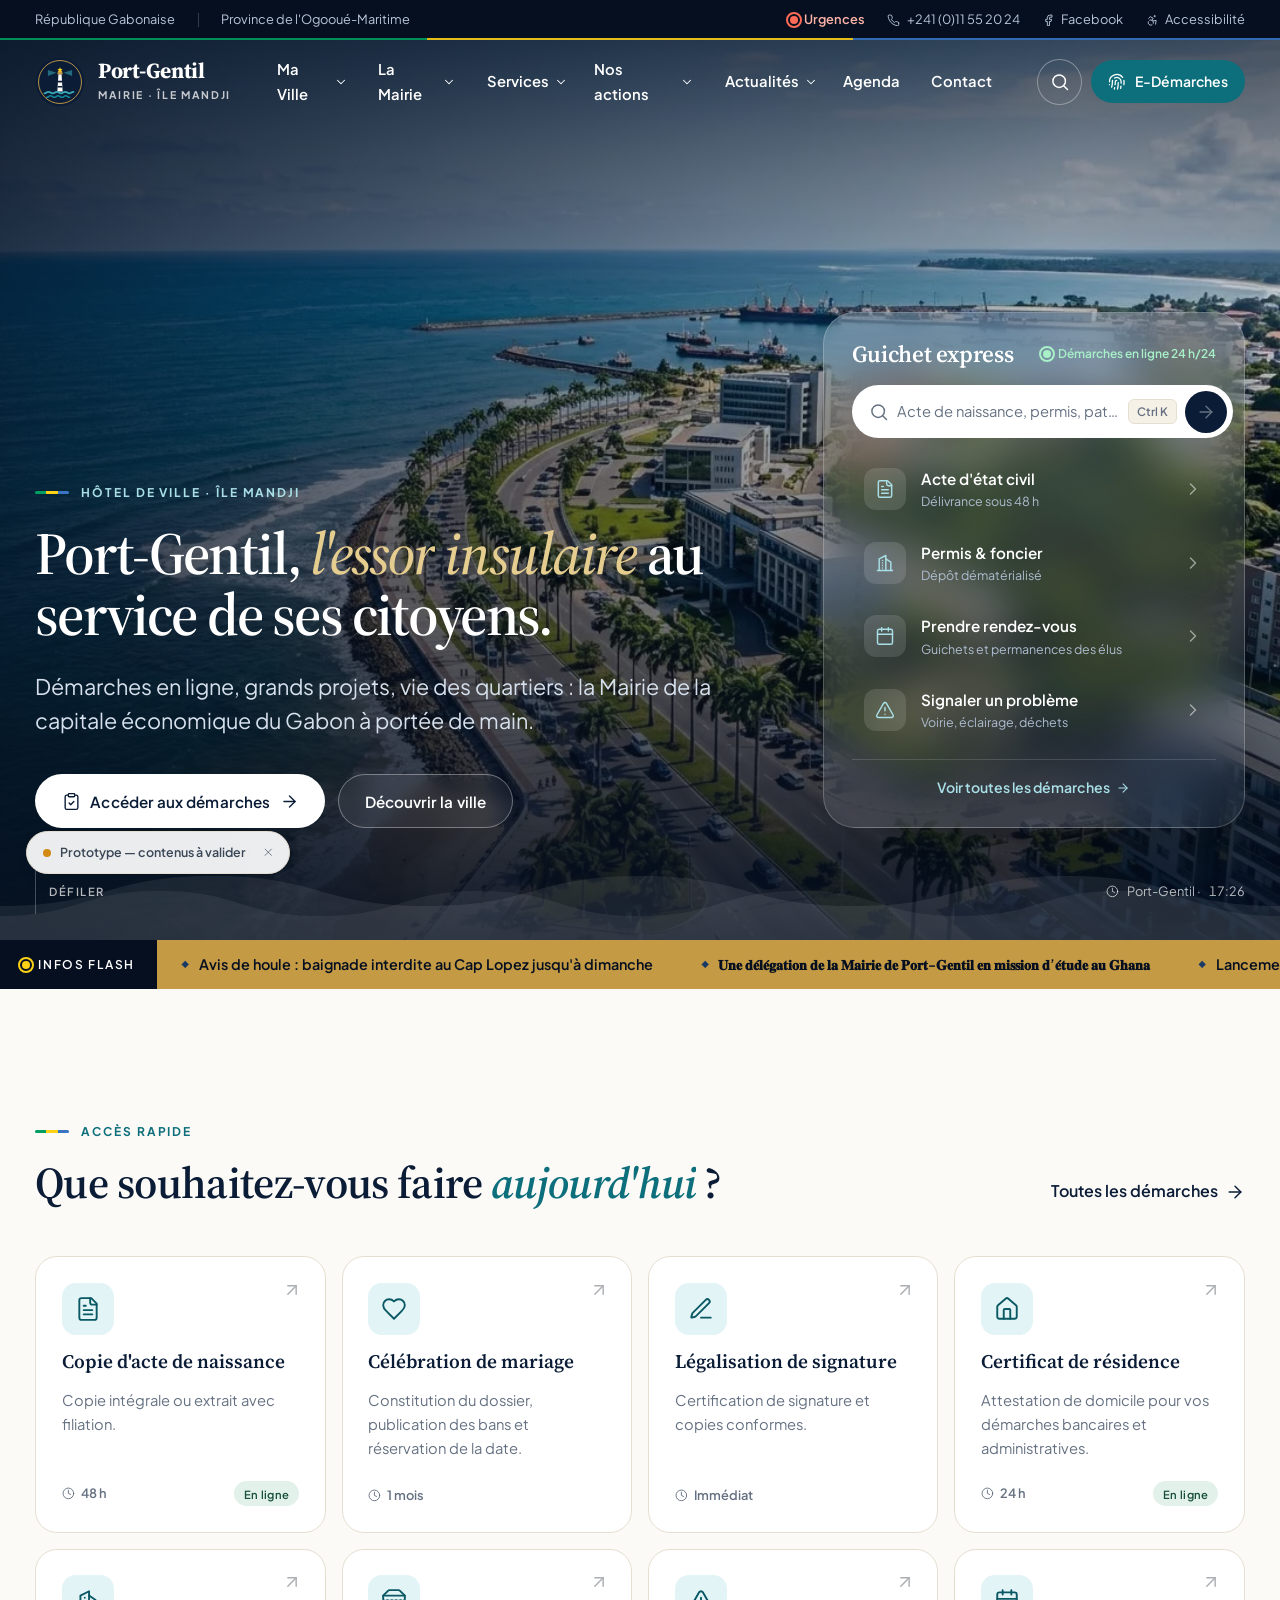
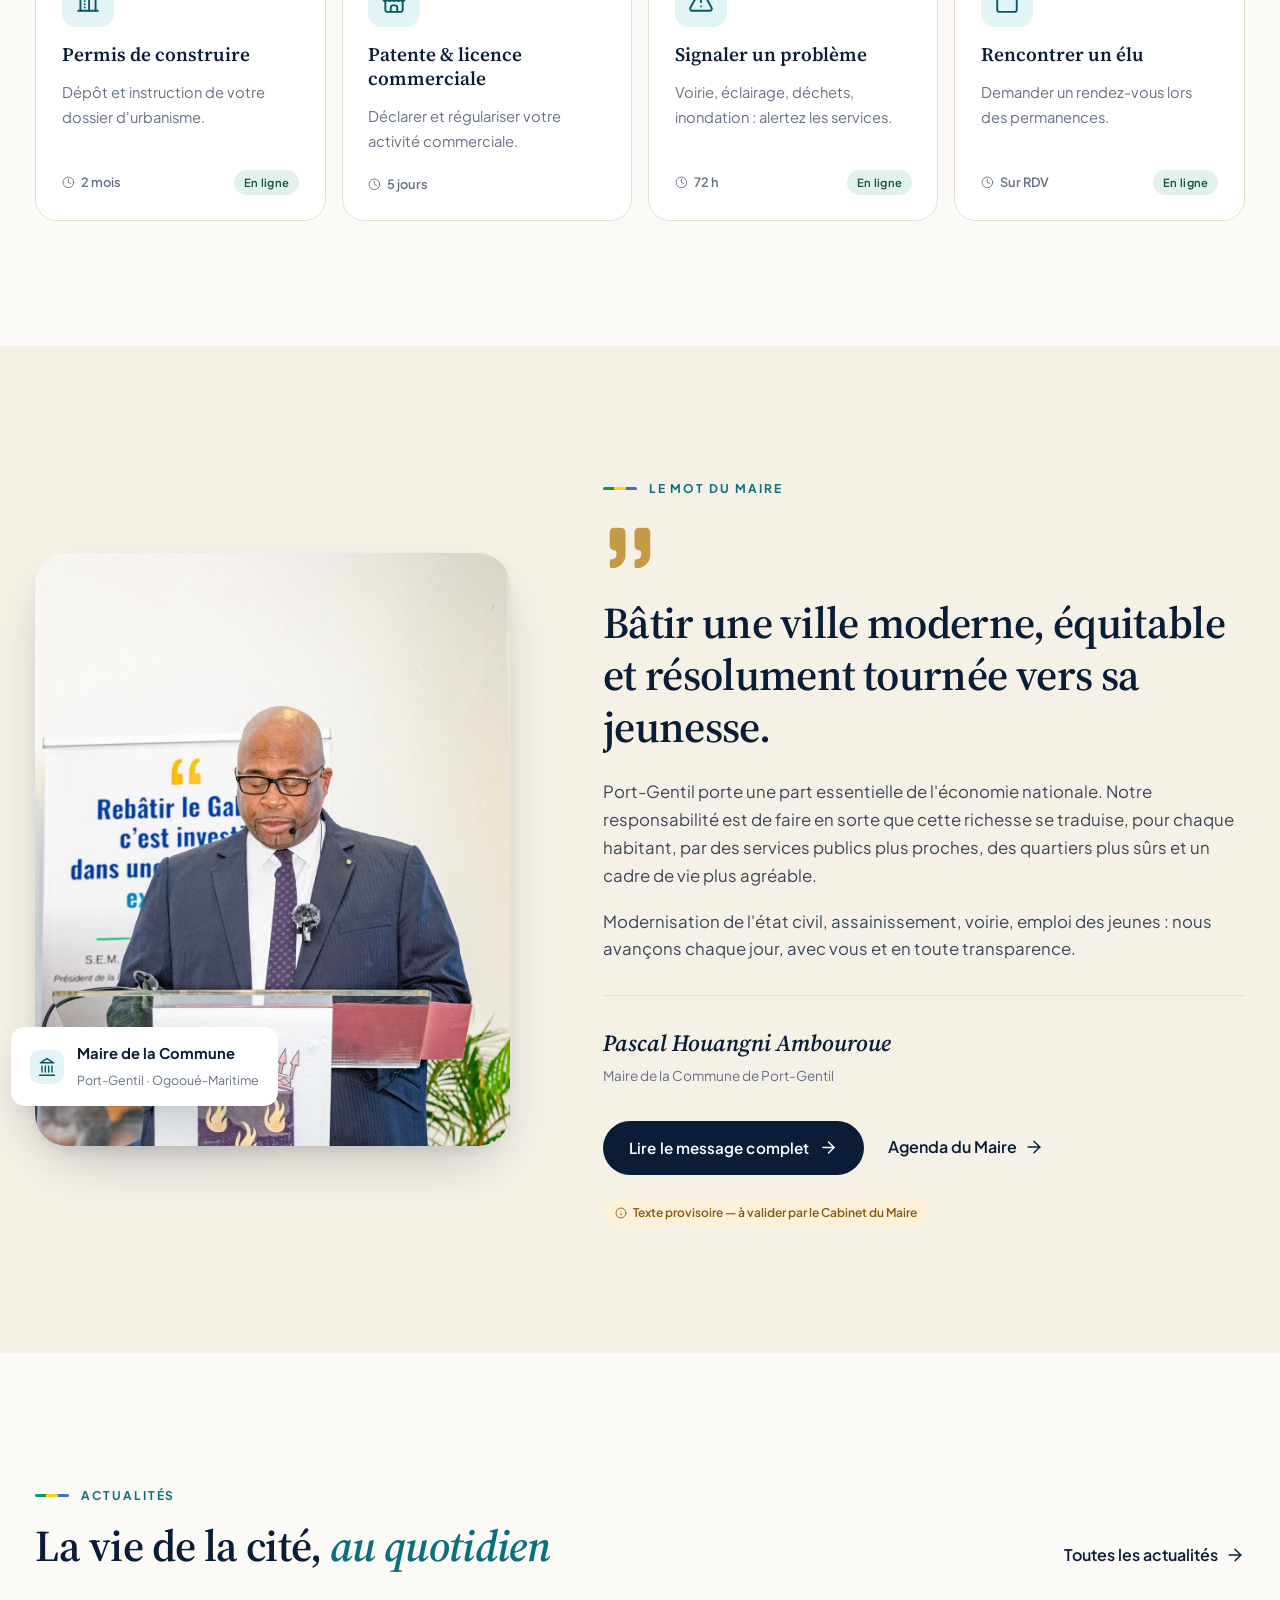
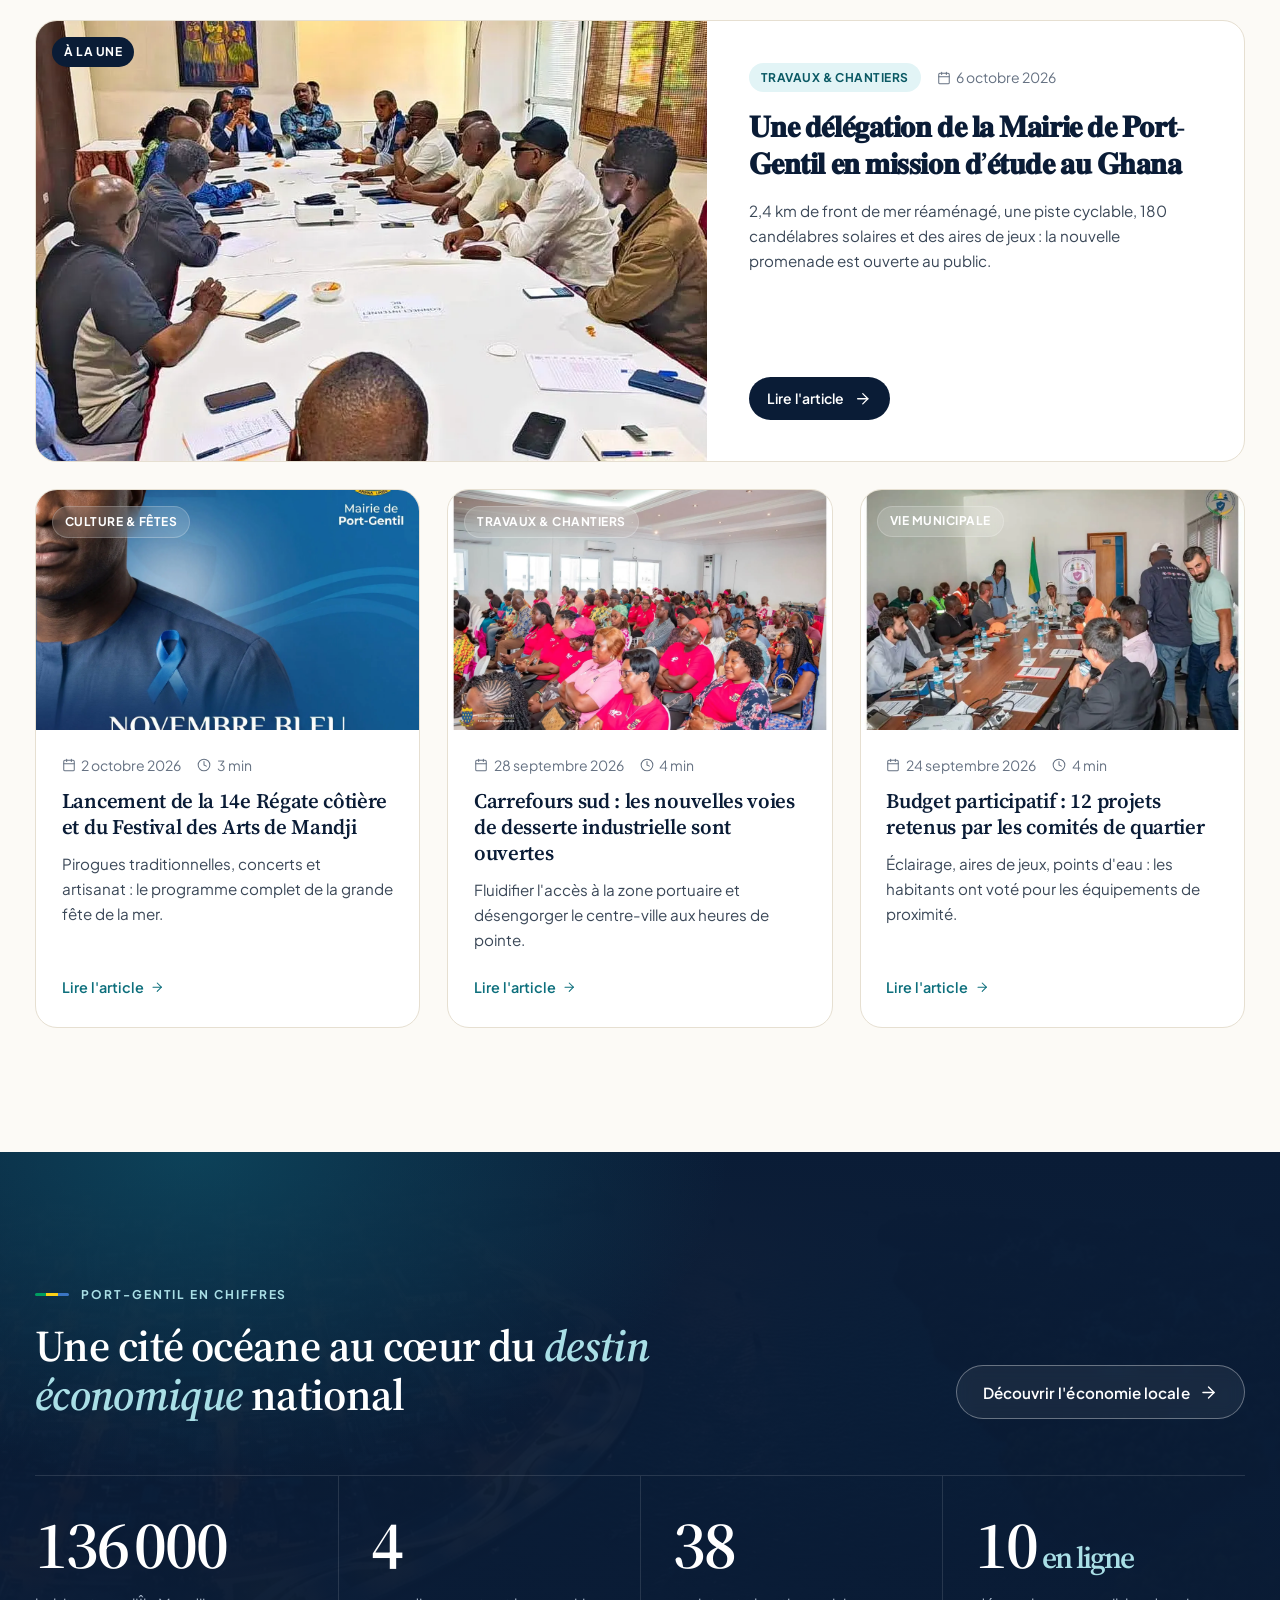
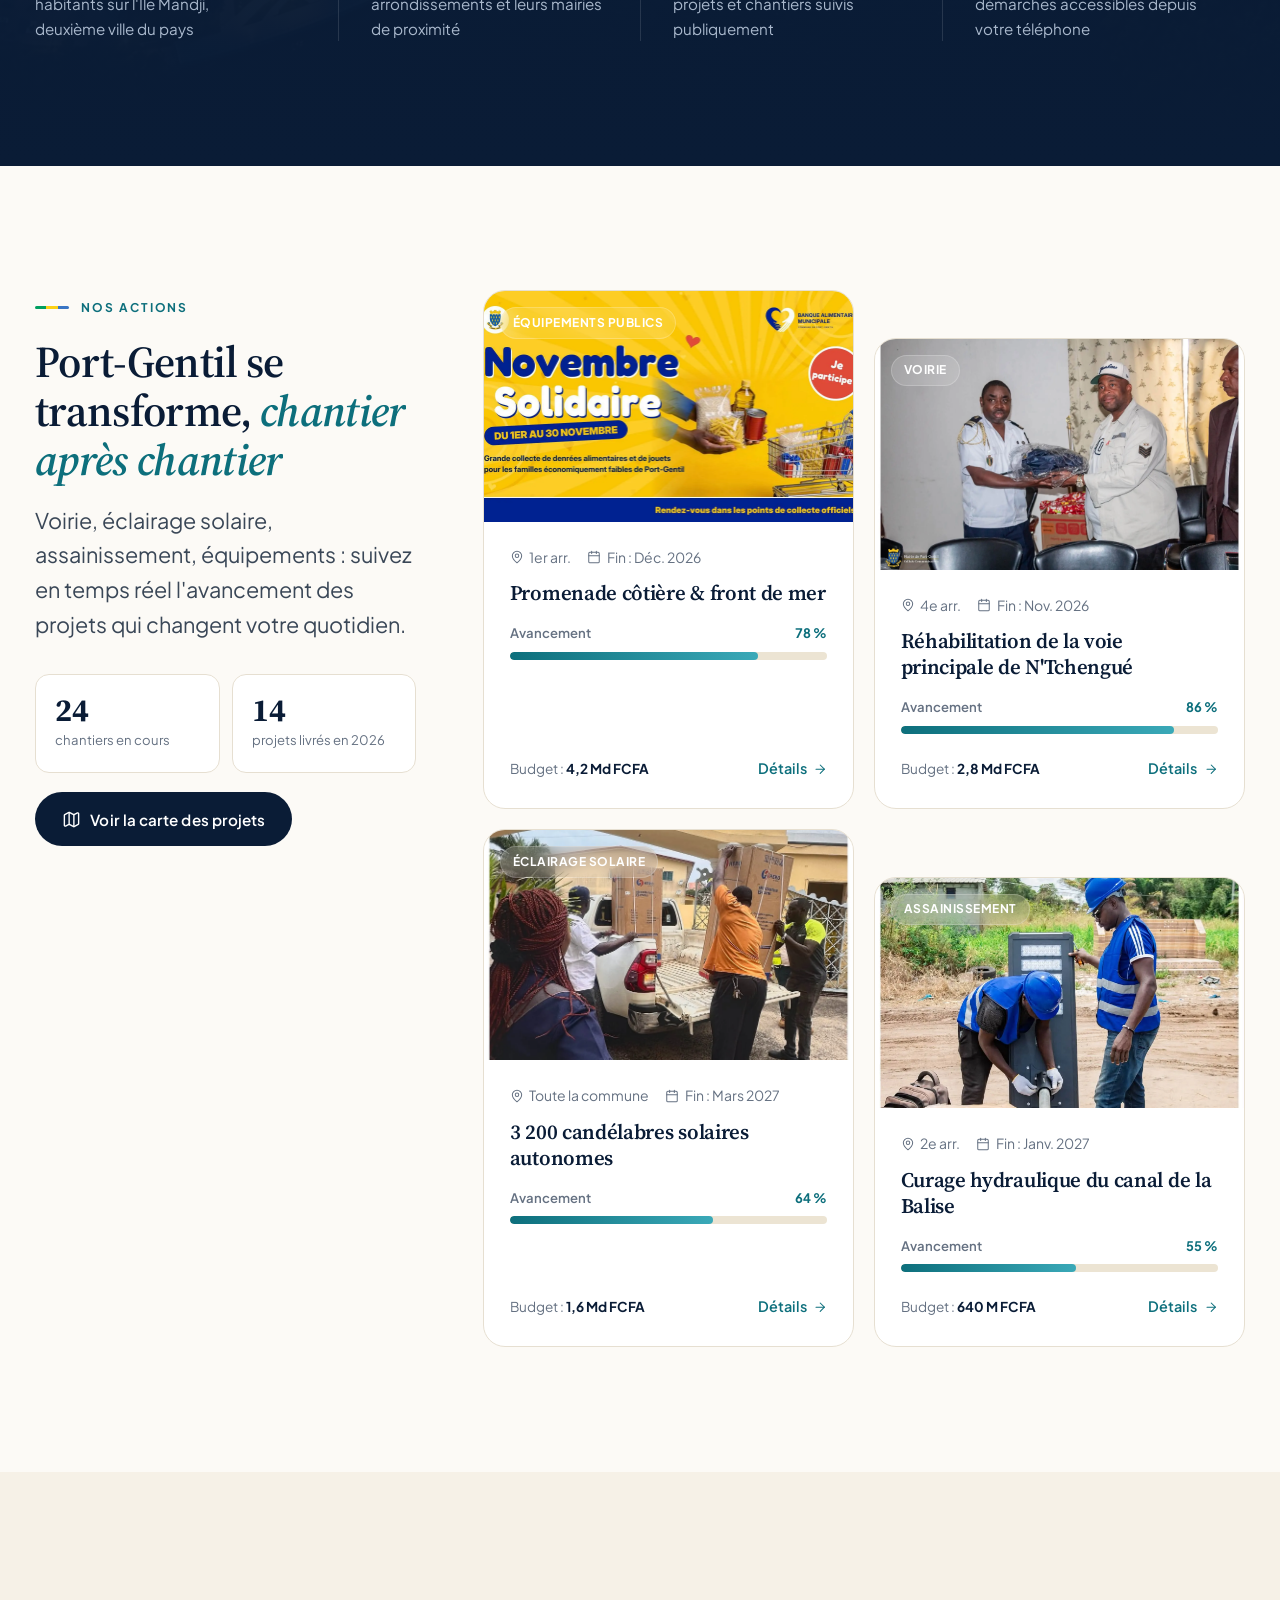
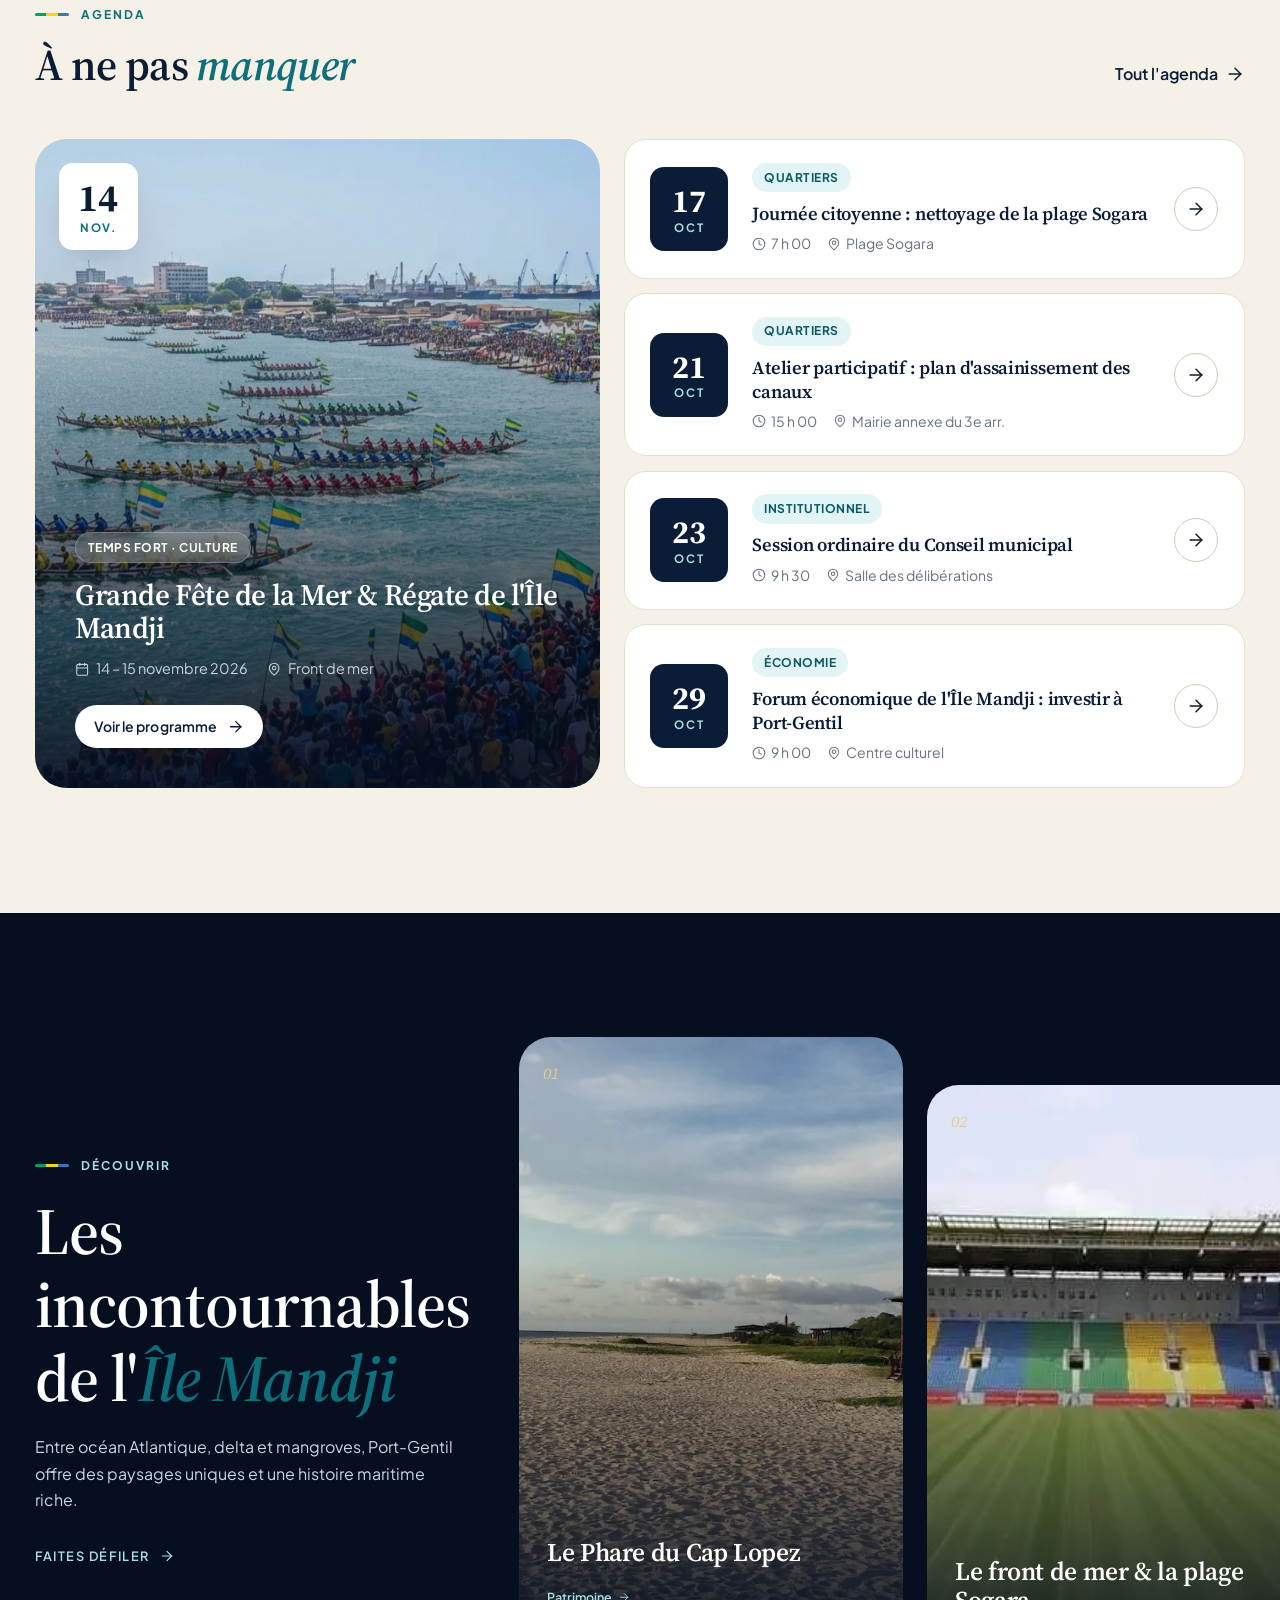
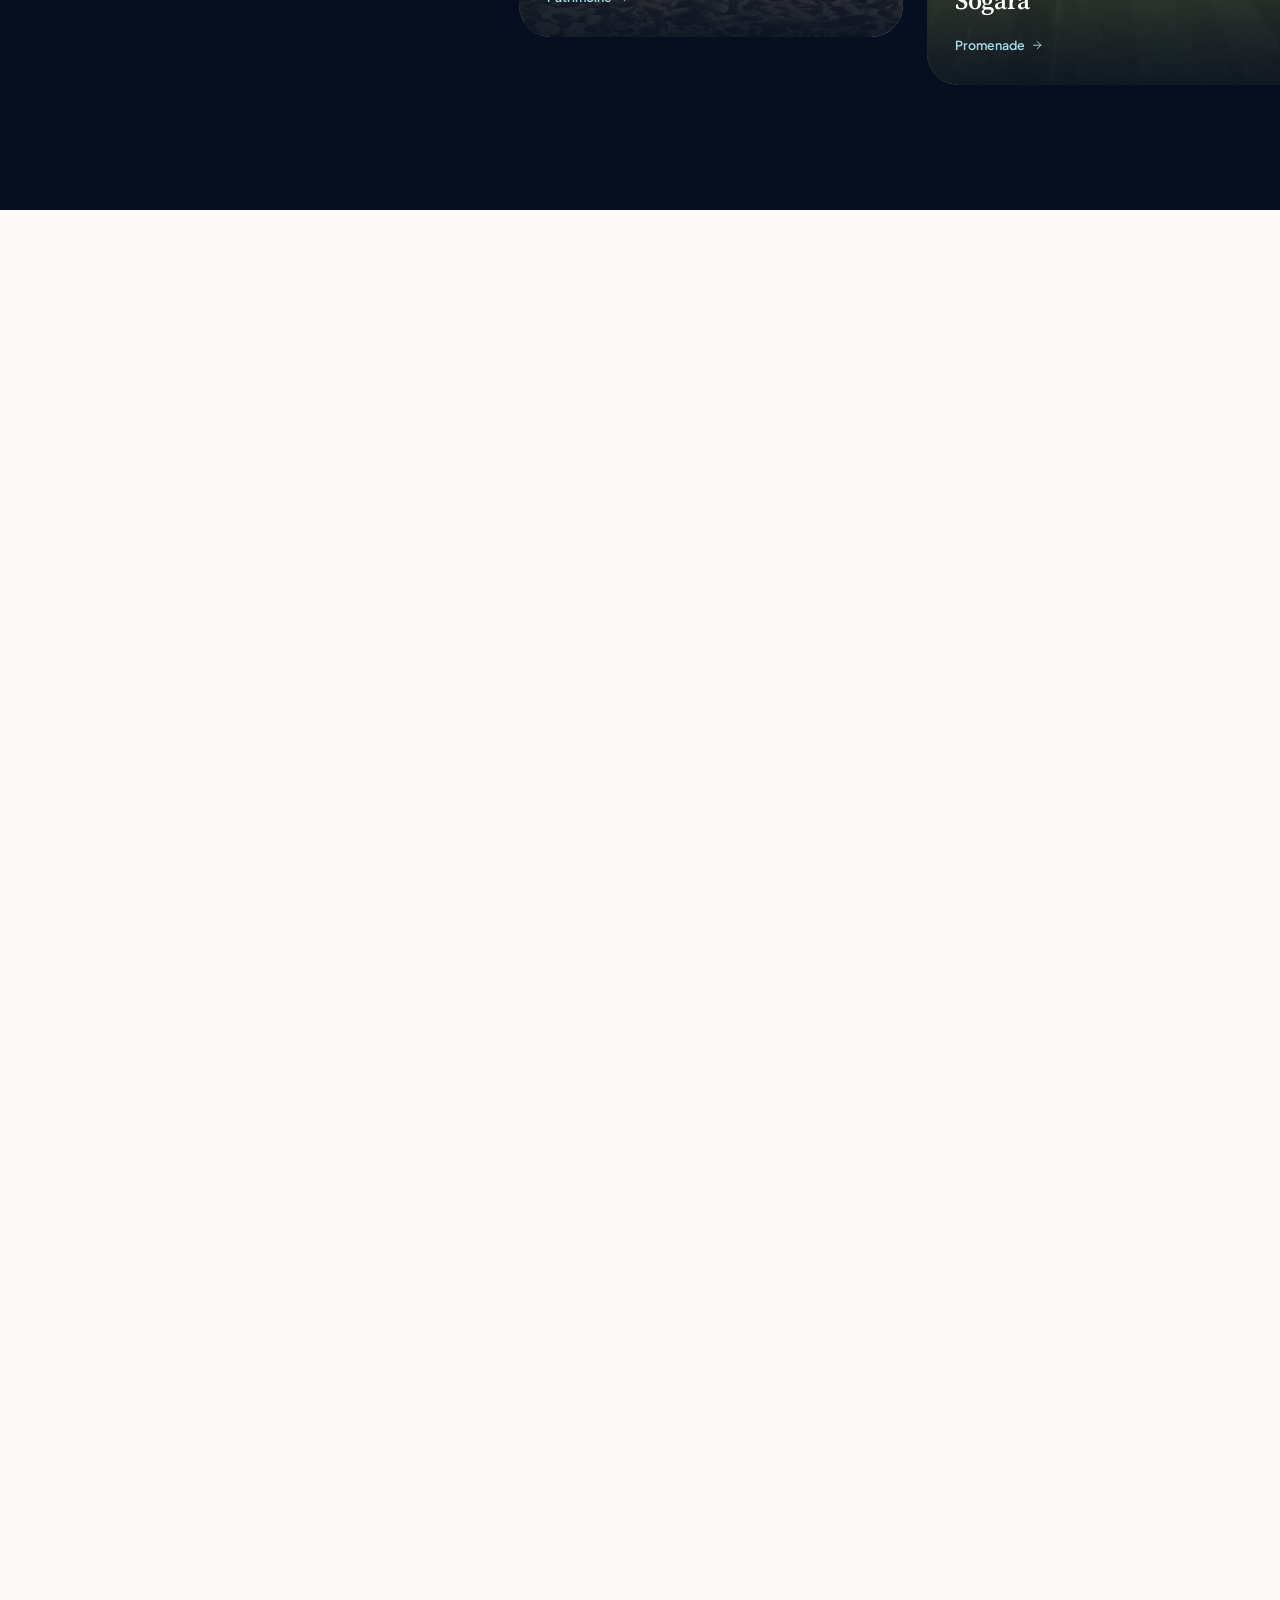
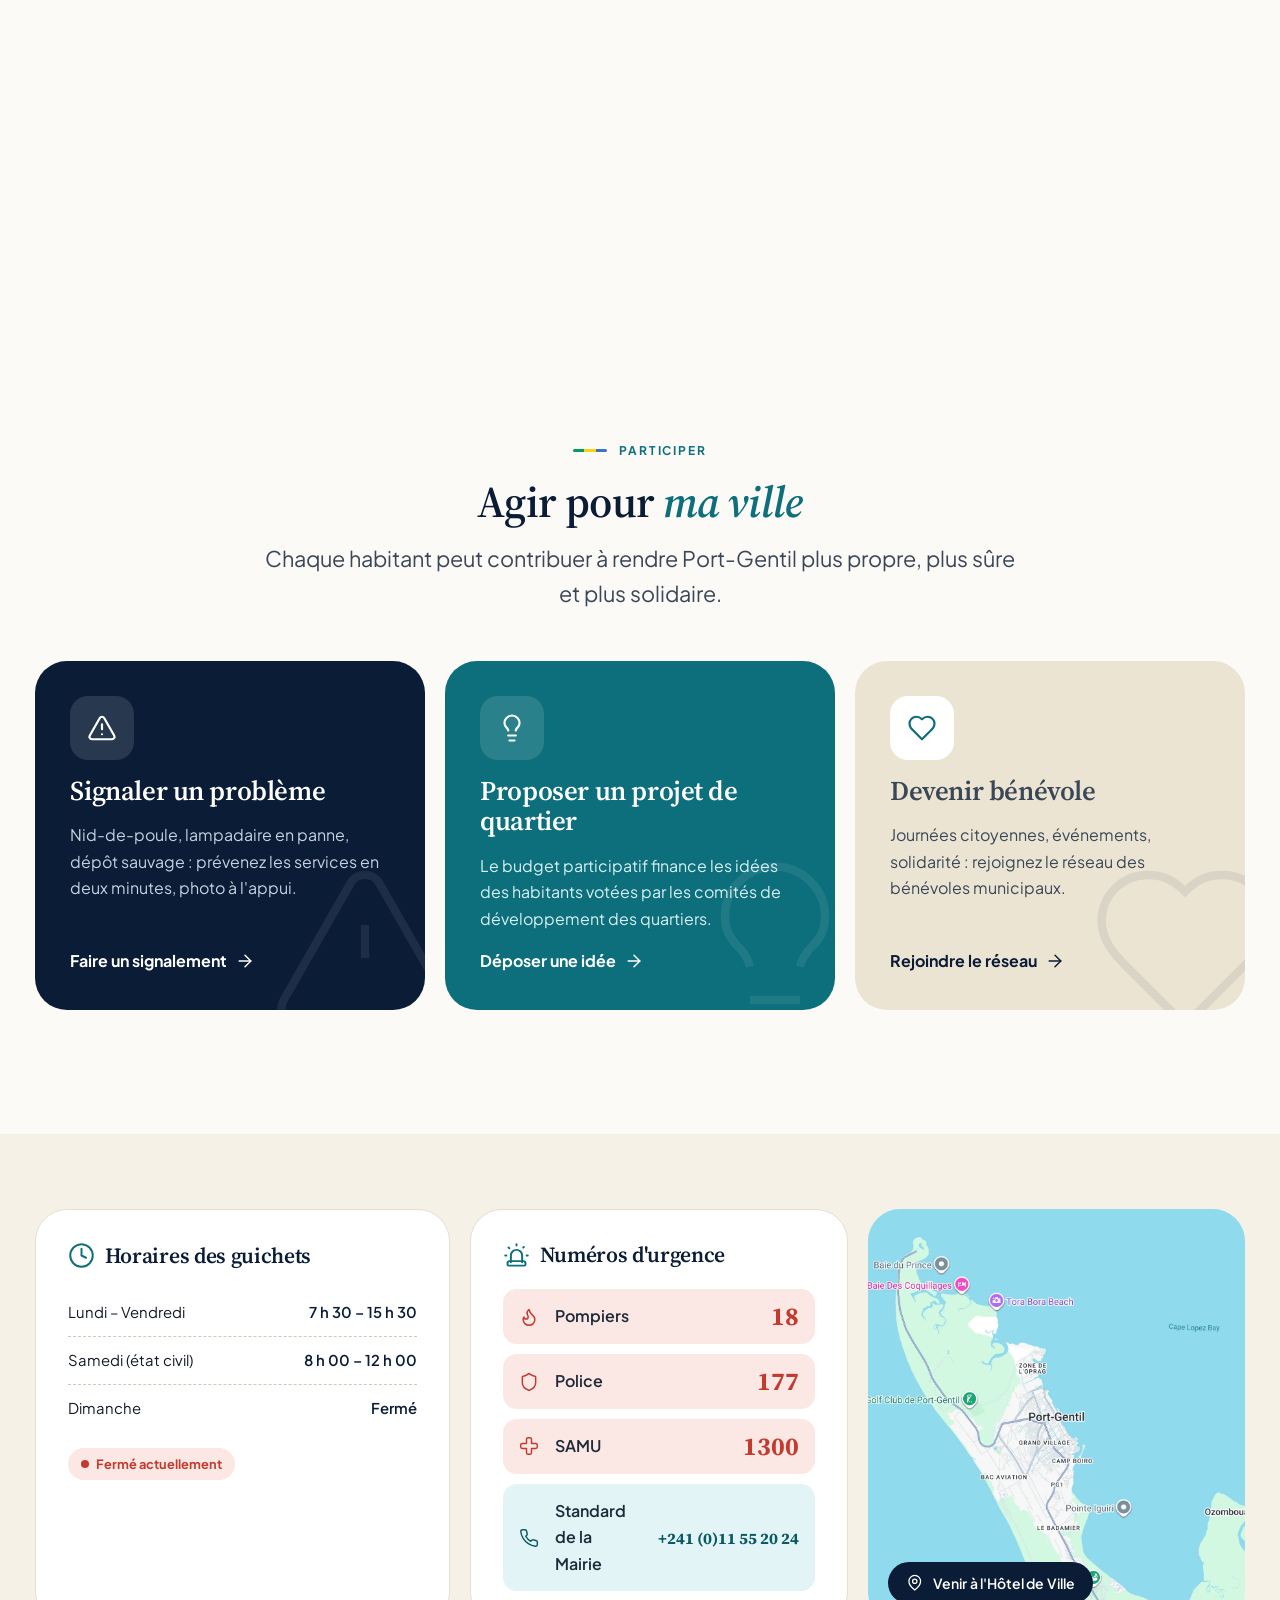
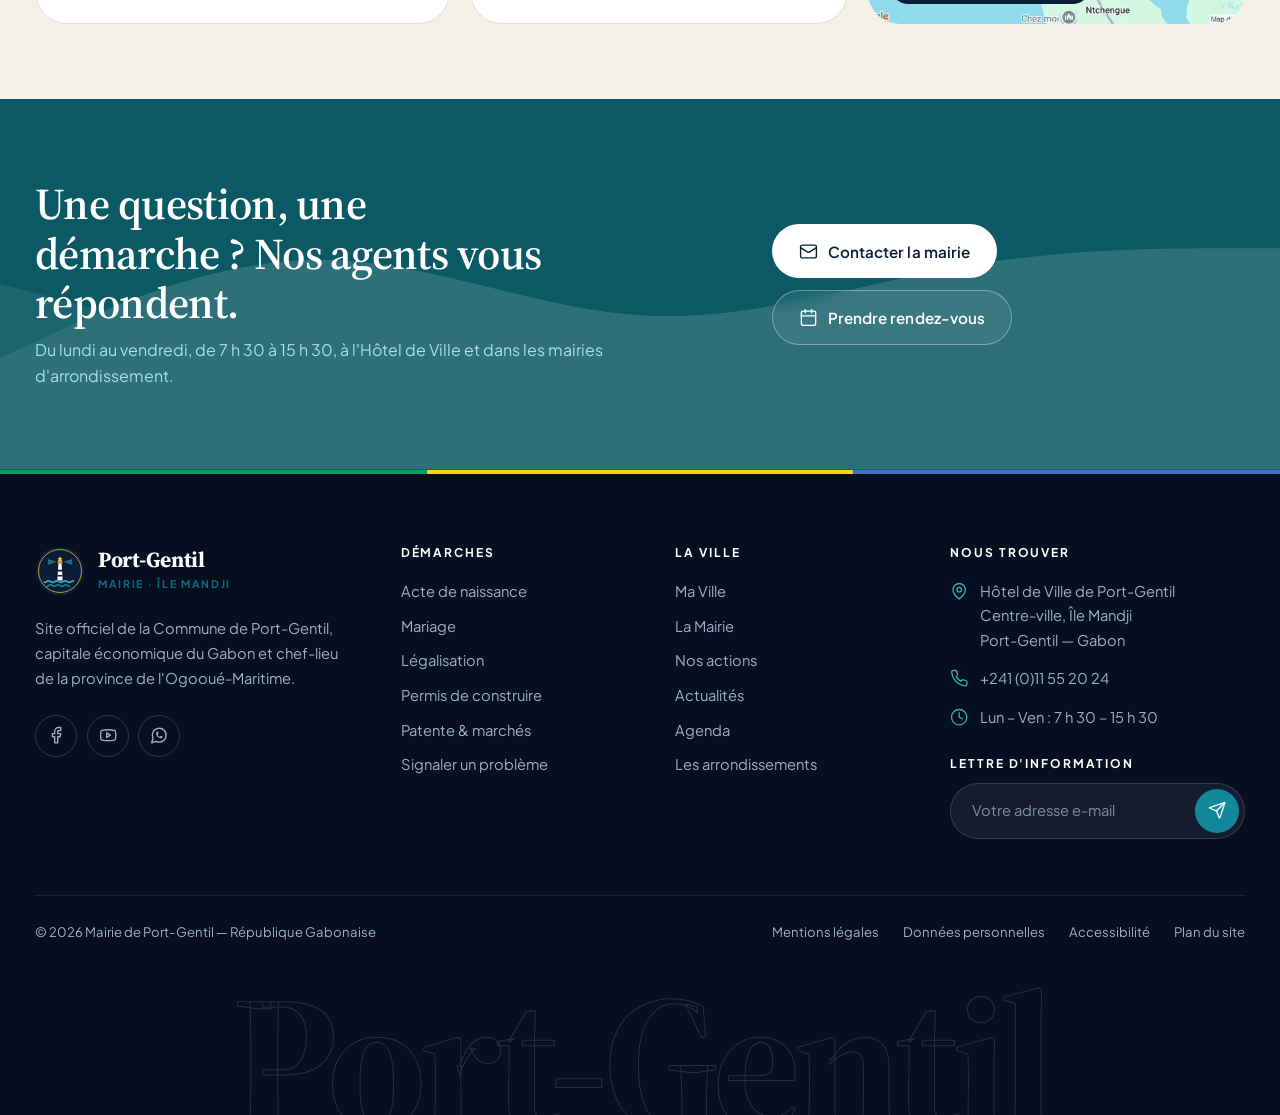
<file: index.html>
<!doctype html>
<html lang="fr">
<head>
  <meta charset="utf-8">
  <meta name="viewport" content="width=device-width, initial-scale=1">
  <title>Mairie de Port-Gentil — Site officiel de la Commune</title>
  <meta name="description" content="Site officiel de la Mairie de Port-Gentil : démarches en ligne, actualités, agenda, grands projets et informations pratiques pour les habitants de l'Île Mandji.">
  <meta name="theme-color" content="#0a1c36">
  <meta property="og:title" content="Mairie de Port-Gentil — Site officiel">
  <meta property="og:description" content="Démarches, actualités et grands projets de la capitale économique du Gabon.">
  <meta property="og:image" content="assets/img/hero-cote-aerienne.webp">
  <link rel="icon" href="assets/img/favicon.svg" type="image/svg+xml">
  <link rel="preconnect" href="https://fonts.googleapis.com">
  <link rel="preconnect" href="https://fonts.gstatic.com" crossorigin>
  <link rel="stylesheet" href="https://fonts.googleapis.com/css2?family=Plus+Jakarta+Sans:wght@400;500;600;700;800&family=Source+Serif+4:ital,opsz,wght@0,8..60,400..700;1,8..60,400..700&display=swap">
  <link rel="preload" as="image" href="assets/img/hero-cote-aerienne.webp">
  <link rel="stylesheet" href="assets/css/main.css">
  <link rel="stylesheet" href="assets/css/home.css">
  <script>!function(h){h.classList.add('js');if(!matchMedia('(prefers-reduced-motion: reduce)').matches){h.classList.add('anim');setTimeout(function(){if(!window.PG_READY)h.classList.remove('anim')},3000)}}(document.documentElement)</script>
</head>
<body data-page="accueil" data-header="transparent">
  <div class="curtain" aria-hidden="true"><svg class="curtain__logo" viewBox="0 0 64 64"><use href="#emblem"/></svg></div>
  <div id="site-top"></div>

  <main id="main">

    <!-- ===================== HERO ===================== -->
    <section class="hero" data-hero aria-labelledby="hero-title">
        <div class="hero__media" data-hero-media>
        <video
          src="assets/video/video_hero_section.mp4"
          autoplay
          muted
          loop
          playsinline
          preload="auto"
          poster="assets/img/hero-cote-aerienne.webp"
          aria-label="Vue aérienne du littoral et de la ville de Port-Gentil">
        </video>
      </div>
      <!-- <div class="hero__media" data-hero-media>
        <img src="assets/img/hero-cote-aerienne.webp" alt="Vue aérienne du littoral et de la ville de Port-Gentil" fetchpriority="high">
      </div> -->

      <div class="container hero__inner">
        <div>
          <span class="eyebrow eyebrow--light" data-hero-item>Hôtel de Ville · Île Mandji</span>
          <h1 class="hero__title" id="hero-title" data-split>Port-Gentil, <em>l'essor insulaire</em> au service de ses citoyens.</h1>
          <p class="hero__lead" data-hero-item>Démarches en ligne, grands projets, vie des quartiers : la Mairie de la capitale économique du Gabon à portée de main.</p>
          <div class="hero__actions" data-hero-item>
            <a class="btn btn--white" href="services.html" data-magnetic><svg class="i"><use href="#i-clipboard"/></svg>Accéder aux démarches<svg class="i i--arrow"><use href="#i-arrow-right"/></svg></a>
            <a class="btn btn--ghost-light" href="ville.html">Découvrir la ville</a>
          </div>
        </div>

        <aside class="express" data-hero-item aria-labelledby="express-title">
          <div class="express__head">
            <h2 id="express-title">Guichet express</h2>
            <span class="express__live"><span class="dot dot--live"></span><span data-open-label>Guichets ouverts</span></span>
          </div>
          <button class="express__search" type="button" data-search-open aria-label="Rechercher une démarche">
            <svg class="i"><use href="#i-search"/></svg><span>Acte de naissance, permis, patente…</span><kbd>Ctrl K</kbd><b><svg class="i"><use href="#i-arrow-right"/></svg></b>
          </button>
          <div class="express__list">
            <a class="express__link" href="demarche.html?id=acte-naissance"><span class="express__icon"><svg class="i"><use href="#i-file"/></svg></span><span><strong>Acte d'état civil</strong><small>Délivrance sous 48 h</small></span><svg class="i"><use href="#i-chevron-right"/></svg></a>
            <a class="express__link" href="demarche.html?id=permis-construire"><span class="express__icon"><svg class="i"><use href="#i-urbanisme"/></svg></span><span><strong>Permis &amp; foncier</strong><small>Dépôt dématérialisé</small></span><svg class="i"><use href="#i-chevron-right"/></svg></a>
            <a class="express__link" href="contact.html#rendez-vous"><span class="express__icon"><svg class="i"><use href="#i-calendar"/></svg></span><span><strong>Prendre rendez-vous</strong><small>Guichets et permanences des élus</small></span><svg class="i"><use href="#i-chevron-right"/></svg></a>
            <a class="express__link" href="contact.html#signaler"><span class="express__icon"><svg class="i"><use href="#i-alert"/></svg></span><span><strong>Signaler un problème</strong><small>Voirie, éclairage, déchets</small></span><svg class="i"><use href="#i-chevron-right"/></svg></a>
          </div>
          <a class="express__all" href="services.html#catalogue">Voir toutes les démarches <svg class="i i--sm"><use href="#i-arrow-right"/></svg></a>
        </aside>
      </div>

      <div class="container hero__bottom" data-hero-item>
        <span class="scroll-cue"><span class="scroll-cue__line"></span>Défiler</span>
        <span class="hero__clock"><svg class="i i--sm"><use href="#i-clock"/></svg>Port-Gentil · <span data-clock>--:--</span></span>
      </div>

      <div class="hero__waves" aria-hidden="true">
        <svg class="w1" viewBox="0 0 2880 70" preserveAspectRatio="none"><path fill="#fff" d="M0 35c240 0 240-30 480-30s240 30 480 30 240-30 480-30 240 30 480 30 240-30 480-30 240 30 480 30v35H0z"/></svg>
        <svg class="w2" viewBox="0 0 2880 70" preserveAspectRatio="none"><path fill="#fff" d="M0 45c180 0 180-25 360-25s180 25 360 25 180-25 360-25 180 25 360 25 180-25 360-25 180 25 360 25 180-25 360-25 180 25 360 25v25H0z"/></svg>
      </div>
    </section>

    <!-- ===================== INFOS FLASH ===================== -->
    <div class="ticker" role="region" aria-label="Informations flash">
      <span class="ticker__label"><span class="dot dot--live"></span>Infos flash</span>
      <div class="ticker__track" id="ticker"></div>
    </div>

    <!-- ===================== ACCÈS RAPIDE ===================== -->
    <section class="section" aria-labelledby="quick-title">
      <div class="container">
        <div class="section-head">
          <div class="section-head__text">
            <span class="eyebrow" data-reveal>Accès rapide</span>
            <h2 class="h2" id="quick-title" data-split>Que souhaitez-vous faire <em class="accent">aujourd'hui</em> ?</h2>
          </div>
          <a class="link" href="services.html#catalogue" data-reveal>Toutes les démarches <svg class="i"><use href="#i-arrow-right"/></svg></a>
        </div>
        <div class="quick-grid" id="quick-grid"></div>
      </div>
    </section>

    <!-- ===================== MOT DU MAIRE ===================== -->
    <section class="section section--alt" aria-labelledby="mayor-title">
      <div class="container mayor">
        <div class="mayor__visual" data-reveal="left">
  <!-- <div class="mayor__frame" aria-hidden="true"></div> -->
  <div class="mayor__portrait">
    <img src="assets/img2/maire1.jpg" alt="Portrait officiel du Maire de la Commune de Port-Gentil" loading="lazy">
  </div>
  <div class="mayor__badge"><svg class="i"><use href="#i-landmark"/></svg><div><strong>Maire de la Commune</strong><span>Port-Gentil · Ogooué-Maritime</span></div></div>
</div>
        <div>
          <span class="eyebrow" data-reveal>Le mot du Maire</span>
          <svg class="mayor__quote-mark" data-reveal><use href="#i-quote"/></svg>
          <h2 class="mayor__quote" id="mayor-title" data-split>Bâtir une ville moderne, équitable et résolument tournée vers sa jeunesse.</h2>
          <div class="mayor__text flow" data-reveal>
            <p>Port-Gentil porte une part essentielle de l'économie nationale. Notre responsabilité est de faire en sorte que cette richesse se traduise, pour chaque habitant, par des services publics plus proches, des quartiers plus sûrs et un cadre de vie plus agréable.</p>
            <p>Modernisation de l'état civil, assainissement, voirie, emploi des jeunes : nous avançons chaque jour, avec vous et en toute transparence.</p>
          </div>
          <div class="mayor__sign" data-reveal>
            <div><strong data-mayor-name>Pascal Houangni Ambouroue</strong><span>Maire de la Commune de Port-Gentil</span></div>
          </div>
          <div class="mayor__actions" data-reveal>
            <a class="btn" href="mairie.html#le-maire">Lire le message complet<svg class="i i--arrow"><use href="#i-arrow-right"/></svg></a>
            <a class="link" href="agenda.html">Agenda du Maire <svg class="i"><use href="#i-arrow-right"/></svg></a>
          </div>
          <span class="note-provisoire" data-reveal><svg class="i i--sm"><use href="#i-info"/></svg>Texte provisoire — à valider par le Cabinet du Maire</span>
        </div>
      </div>
    </section>

    <!-- ===================== ACTUALITÉS ===================== -->
    <section class="section" aria-labelledby="news-title">
      <div class="container">
        <div class="section-head">
          <div class="section-head__text">
            <span class="eyebrow" data-reveal>Actualités</span>
            <h2 class="h2" id="news-title" data-split>La vie de la cité, <em class="accent">au quotidien</em></h2>
          </div>
          <a class="link" href="actualites.html" data-reveal>Toutes les actualités <svg class="i"><use href="#i-arrow-right"/></svg></a>
        </div>
        <div class="news-layout">
          <div id="news-feature"></div>
          <div class="grid grid-3" id="news-grid"></div>
        </div>
      </div>
    </section>

    <!-- ===================== CHIFFRES ===================== -->
    <section class="section section--navy figures" aria-labelledby="fig-title">
      <div class="figures__bg" data-parallax="0.3"><img src="assets/img/vue-aerienne-nuit.webp" alt="" loading="lazy"></div>
      <div class="container">
        <div class="section-head">
          <div class="section-head__text">
            <span class="eyebrow eyebrow--light" data-reveal>Port-Gentil en chiffres</span>
            <h2 class="h2" id="fig-title" data-split>Une cité océane au cœur du <em class="accent">destin économique</em> national</h2>
          </div>
          <a class="btn btn--ghost-light" href="ville.html#economie" data-reveal>Découvrir l'économie locale<svg class="i i--arrow"><use href="#i-arrow-right"/></svg></a>
        </div>
        <div class="figures__grid">
          <div class="figures__item" data-reveal><div class="stat__value"><span data-count="136000">136 000</span></div><p class="stat__label">habitants sur l'Île Mandji, deuxième ville du pays</p></div>
          <div class="figures__item" data-reveal><div class="stat__value"><span data-count="4">4</span></div><p class="stat__label">arrondissements et leurs mairies de proximité</p></div>
          <div class="figures__item" data-reveal><div class="stat__value"><span data-count="38">38</span></div><p class="stat__label">projets et chantiers suivis publiquement</p></div>
          <div class="figures__item" data-reveal><div class="stat__value"><span data-count="10" id="online-count">10</span><small>en ligne</small></div><p class="stat__label">démarches accessibles depuis votre téléphone</p></div>
        </div>
      </div>
    </section>

    <!-- ===================== CHANTIERS ===================== -->
    <section class="section" aria-labelledby="works-title">
      <div class="container works">
        <div class="works__aside">
          <span class="eyebrow" data-reveal>Nos actions</span>
          <h2 class="h2" id="works-title" data-split>Port-Gentil se transforme, <em class="accent">chantier après chantier</em></h2>
          <p class="lead" data-reveal>Voirie, éclairage solaire, assainissement, équipements : suivez en temps réel l'avancement des projets qui changent votre quotidien.</p>
          <div class="works__summary" data-reveal>
            <div><strong data-count="24">24</strong><span>chantiers en cours</span></div>
            <div><strong data-count="14">14</strong><span>projets livrés en 2026</span></div>
          </div>
          <a class="btn" href="actions.html#carte" data-reveal><svg class="i"><use href="#i-map"/></svg>Voir la carte des projets</a>
        </div>
        <div class="works__grid" id="works-grid"></div>
      </div>
    </section>

    <!-- ===================== AGENDA ===================== -->
    <section class="section section--alt" aria-labelledby="agenda-title">
      <div class="container">
        <div class="section-head">
          <div class="section-head__text">
            <span class="eyebrow" data-reveal>Agenda</span>
            <h2 class="h2" id="agenda-title" data-split>À ne pas <em class="accent">manquer</em></h2>
          </div>
          <a class="link" href="agenda.html" data-reveal>Tout l'agenda <svg class="i"><use href="#i-arrow-right"/></svg></a>
        </div>
        <div class="agenda">
          <a class="event-feature" href="agenda.html#fete-de-la-mer" data-reveal="clip">
            <img src="assets/img/fete-de-la-mer-regate.webp" alt="Régate de pirogues devant une foule sur le front de mer" loading="lazy">
            <span class="event-feature__date"><strong>14</strong><span>Nov.</span></span>
            <div class="event-feature__body">
              <span class="tag tag--glass">Temps fort · Culture</span>
              <h3>Grande Fête de la Mer &amp; Régate de l'Île Mandji</h3>
              <div class="event-feature__meta"><span><svg class="i i--sm"><use href="#i-calendar"/></svg>14 – 15 novembre 2026</span><span><svg class="i i--sm"><use href="#i-map-pin"/></svg>Front de mer</span></div>
              <div class="event-feature__actions"><span class="btn btn--white btn--sm">Voir le programme<svg class="i i--arrow"><use href="#i-arrow-right"/></svg></span></div>
            </div>
          </a>
          <div class="agenda__list" id="agenda-list"></div>
        </div>
      </div>
    </section>

    <!-- ===================== DÉCOUVRIR ===================== -->
    <section class="discover" data-hscroll aria-labelledby="discover-title">
      <div class="discover__track" data-hscroll-track>
        <div class="discover__intro">
          <span class="eyebrow eyebrow--light">Découvrir</span>
          <h2 id="discover-title" data-split>Les incontournables de l'<em class="accent">Île Mandji</em></h2>
          <p>Entre océan Atlantique, delta et mangroves, Port-Gentil offre des paysages uniques et une histoire maritime riche.</p>
          <span class="discover__hint">Faites défiler <svg class="i"><use href="#i-arrow-right"/></svg></span>
        </div>
        <article class="place"><img src="assets/img2/decouvrir/1.webp" alt="Phare du Cap Lopez au coucher du soleil" loading="lazy"><span class="place__num">01</span><div class="place__body"><h3>Le Phare du Cap Lopez</h3><p>Sentinelle historique à la pointe nord de l'île, face aux courants de l'Atlantique.</p><a class="place__tag" href="ville.html#decouvrir">Patrimoine <svg class="i i--sm"><use href="#i-arrow-right"/></svg></a></div></article>
        <article class="place"><img src="assets/img2/decouvrir/2.webp" alt="Nouveau front de mer aménagé" loading="lazy"><span class="place__num">02</span><div class="place__body"><h3>Le front de mer &amp; la plage Sogara</h3><p>La nouvelle promenade solaire, lieu de rendez-vous des familles et des sportifs.</p><a class="place__tag" href="ville.html#decouvrir">Promenade <svg class="i i--sm"><use href="#i-arrow-right"/></svg></a></div></article>
        <article class="place"><img src="assets/img2/decouvrir/3.webp" alt="Hôtel de Ville de Port-Gentil" loading="lazy"><span class="place__num">03</span><div class="place__body"><h3>L'Hôtel de Ville</h3><p>Cœur de la vie civique, sur l'esplanade du centre-ville.</p><a class="place__tag" href="mairie.html">Institution <svg class="i i--sm"><use href="#i-arrow-right"/></svg></a></div></article>
        <article class="place"><img src="assets/img2/decouvrir/4.webp" alt="Étals colorés au grand marché" loading="lazy"><span class="place__num">04</span><div class="place__body"><h3>Le Grand Marché</h3><p>Poissons, épices et produits frais : l'âme commerçante de la ville.</p><a class="place__tag" href="ville.html#decouvrir">Commerce <svg class="i i--sm"><use href="#i-arrow-right"/></svg></a></div></article>
        <article class="place"><img src="assets/img2/decouvrir/5.webp" alt="Méandres du delta et forêt de mangroves" loading="lazy"><span class="place__num">05</span><div class="place__body"><h3>Le delta des mangroves</h3><p>Un écosystème exceptionnel à explorer en pirogue, entre lagunes et forêts.</p><a class="place__tag" href="ville.html#decouvrir">Nature <svg class="i i--sm"><use href="#i-arrow-right"/></svg></a></div></article>
        <article class="place"><img src="assets/img2/decouvrir/6.webp" alt="Bateaux amarrés dans la rade" loading="lazy"><span class="place__num">06</span><div class="place__body"><h3>La rade &amp; le port</h3><p>Pêche artisanale, bois et énergie : le port, poumon économique de l'île.</p><a class="place__tag" href="ville.html#economie">Économie <svg class="i i--sm"><use href="#i-arrow-right"/></svg></a></div></article>
      </div>
    </section>

    <!-- ===================== AGIR ===================== -->
    <section class="section" aria-labelledby="act-title">
      <div class="container">
        <div class="section-head section-head--center">
          <div class="section-head__text">
            <span class="eyebrow" data-reveal>Participer</span>
            <h2 class="h2" id="act-title" data-split>Agir pour <em class="accent">ma ville</em></h2>
            <p class="lead" data-reveal>Chaque habitant peut contribuer à rendre Port-Gentil plus propre, plus sûre et plus solidaire.</p>
          </div>
        </div>
        <div class="act-grid">
          <article class="act act--navy" data-reveal>
            <span class="act__icon"><svg class="i"><use href="#i-alert"/></svg></span>
            <h3>Signaler un problème</h3>
            <p>Nid-de-poule, lampadaire en panne, dépôt sauvage : prévenez les services en deux minutes, photo à l'appui.</p>
            <a class="act__go" href="contact.html#signaler">Faire un signalement <svg class="i"><use href="#i-arrow-right"/></svg></a>
            <svg class="act__deco" viewBox="0 0 24 24" fill="none" stroke="#fff" stroke-width="1"><use href="#i-alert"/></svg>
          </article>
          <article class="act act--ocean" data-reveal>
            <span class="act__icon"><svg class="i"><use href="#i-lightbulb"/></svg></span>
            <h3>Proposer un projet de quartier</h3>
            <p>Le budget participatif finance les idées des habitants votées par les comités de développement des quartiers.</p>
            <a class="act__go" href="actions.html#participer">Déposer une idée <svg class="i"><use href="#i-arrow-right"/></svg></a>
            <svg class="act__deco" viewBox="0 0 24 24" fill="none" stroke="#fff" stroke-width="1"><use href="#i-lightbulb"/></svg>
          </article>
          <article class="act act--sand" data-reveal>
            <span class="act__icon"><svg class="i"><use href="#i-heart"/></svg></span>
            <h3>Devenir bénévole</h3>
            <p>Journées citoyennes, événements, solidarité : rejoignez le réseau des bénévoles municipaux.</p>
            <a class="act__go" href="actions.html#participer">Rejoindre le réseau <svg class="i"><use href="#i-arrow-right"/></svg></a>
            <svg class="act__deco" viewBox="0 0 24 24" fill="none" stroke="#0a1c36" stroke-width="1"><use href="#i-heart"/></svg>
          </article>
        </div>
      </div>
    </section>

    <!-- ===================== INFOS PRATIQUES ===================== -->
    <section class="section section--tight section--alt" aria-labelledby="prat-title">
      <div class="container">
        <h2 class="sr-only" id="prat-title">Informations pratiques</h2>
        <div class="practical">
          <div class="practical__card" data-reveal>
            <h3><svg class="i"><use href="#i-clock"/></svg>Horaires des guichets</h3>
            <ul class="hours" id="hours"></ul>
            <span class="open-state" id="open-state"></span>
          </div>
          <div class="practical__card" id="urgences-home" data-reveal>
            <h3><svg class="i"><use href="#i-siren"/></svg>Numéros d'urgence</h3>
            <div class="urgent-list" id="urgent-list"></div>
          </div>
          <div class="practical__map" data-reveal>
            <img src="assets/img/carte-ile-mandji.webp" alt="Carte de l'Île Mandji" loading="lazy">
            <a class="btn btn--sm" href="contact.html#plan"><svg class="i"><use href="#i-map-pin"/></svg>Venir à l'Hôtel de Ville</a>
          </div>
        </div>
      </div>
    </section>

  </main>

  <div id="site-bottom"></div>

  <script src="assets/vendor/gsap.min.js"></script>
  <script src="assets/vendor/ScrollTrigger.min.js"></script>
  <script src="assets/vendor/lenis.min.js"></script>
  <script src="assets/js/icons.js"></script>
  <script src="assets/js/data.js"></script>
  <script src="assets/js/layout.js"></script>
  <script src="assets/js/pages/home.js"></script>
  <script src="assets/js/anim.js"></script>
</body>
</html>
</file>
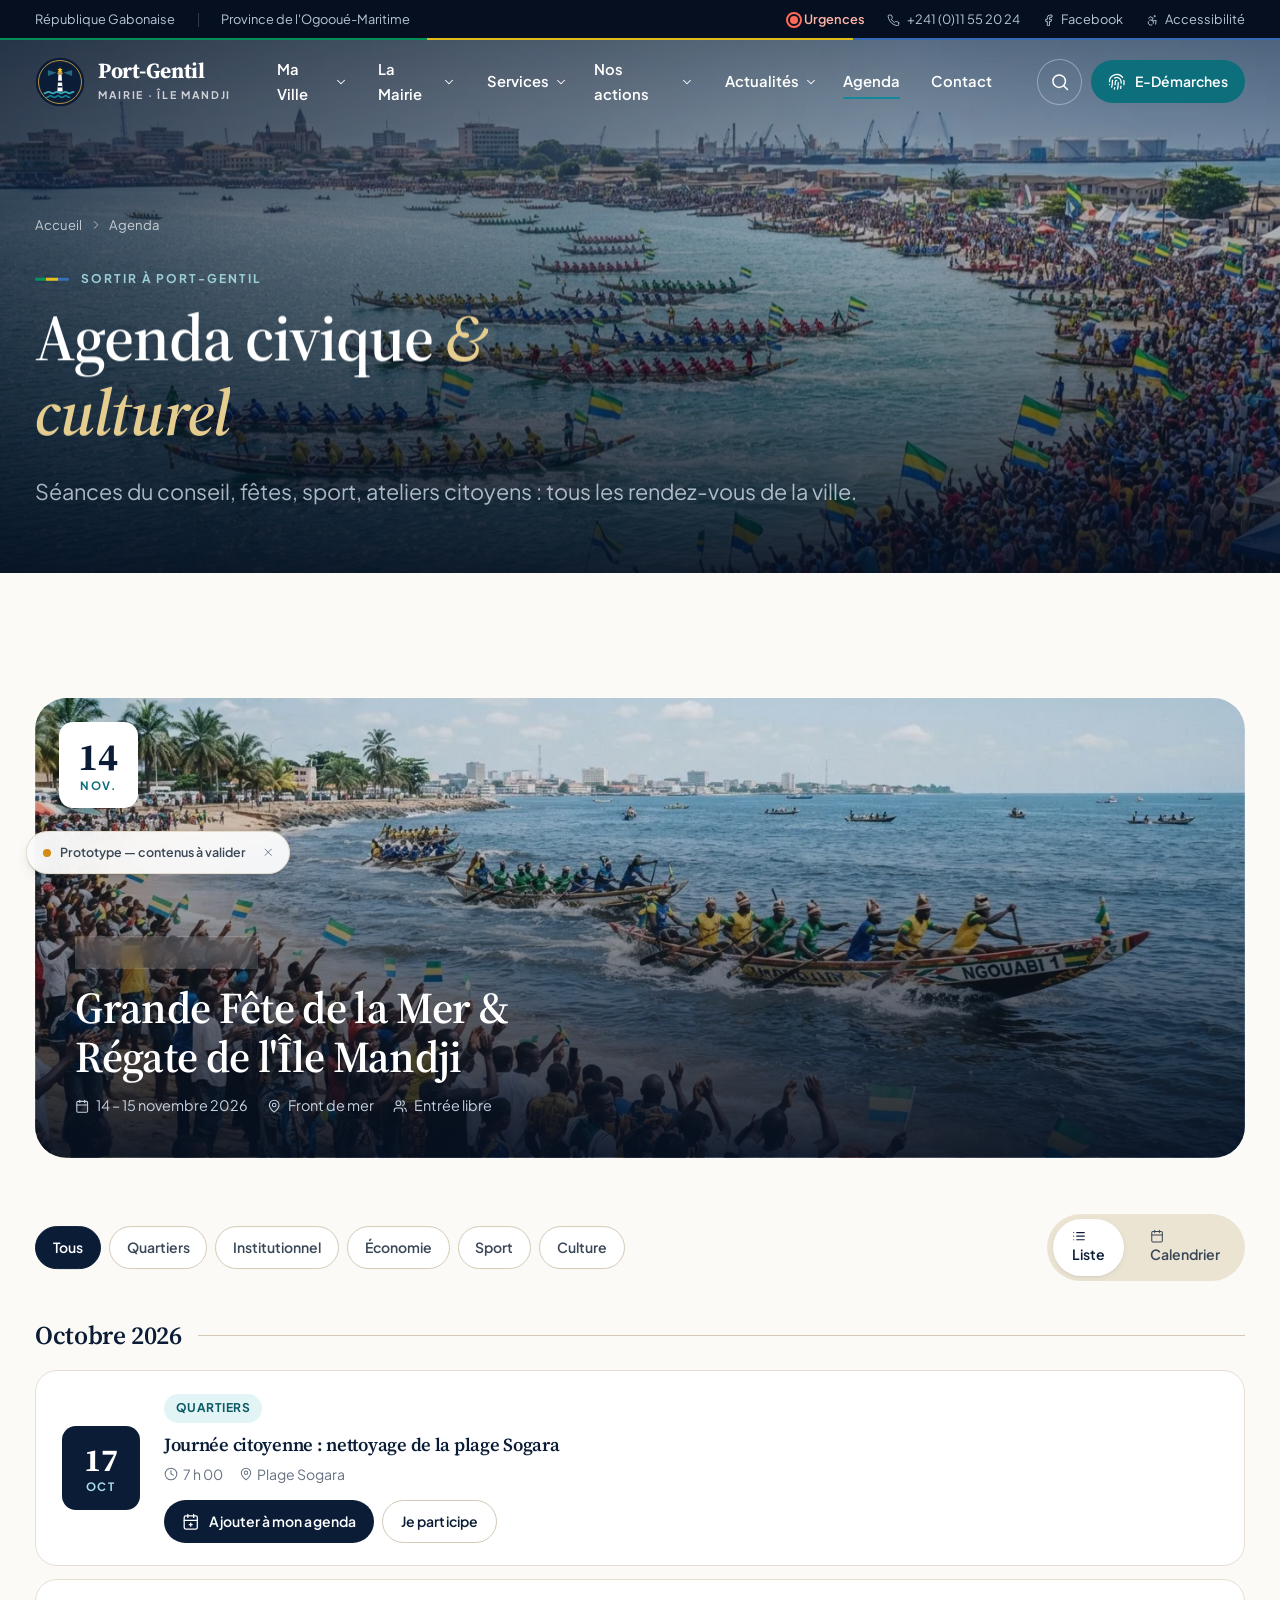
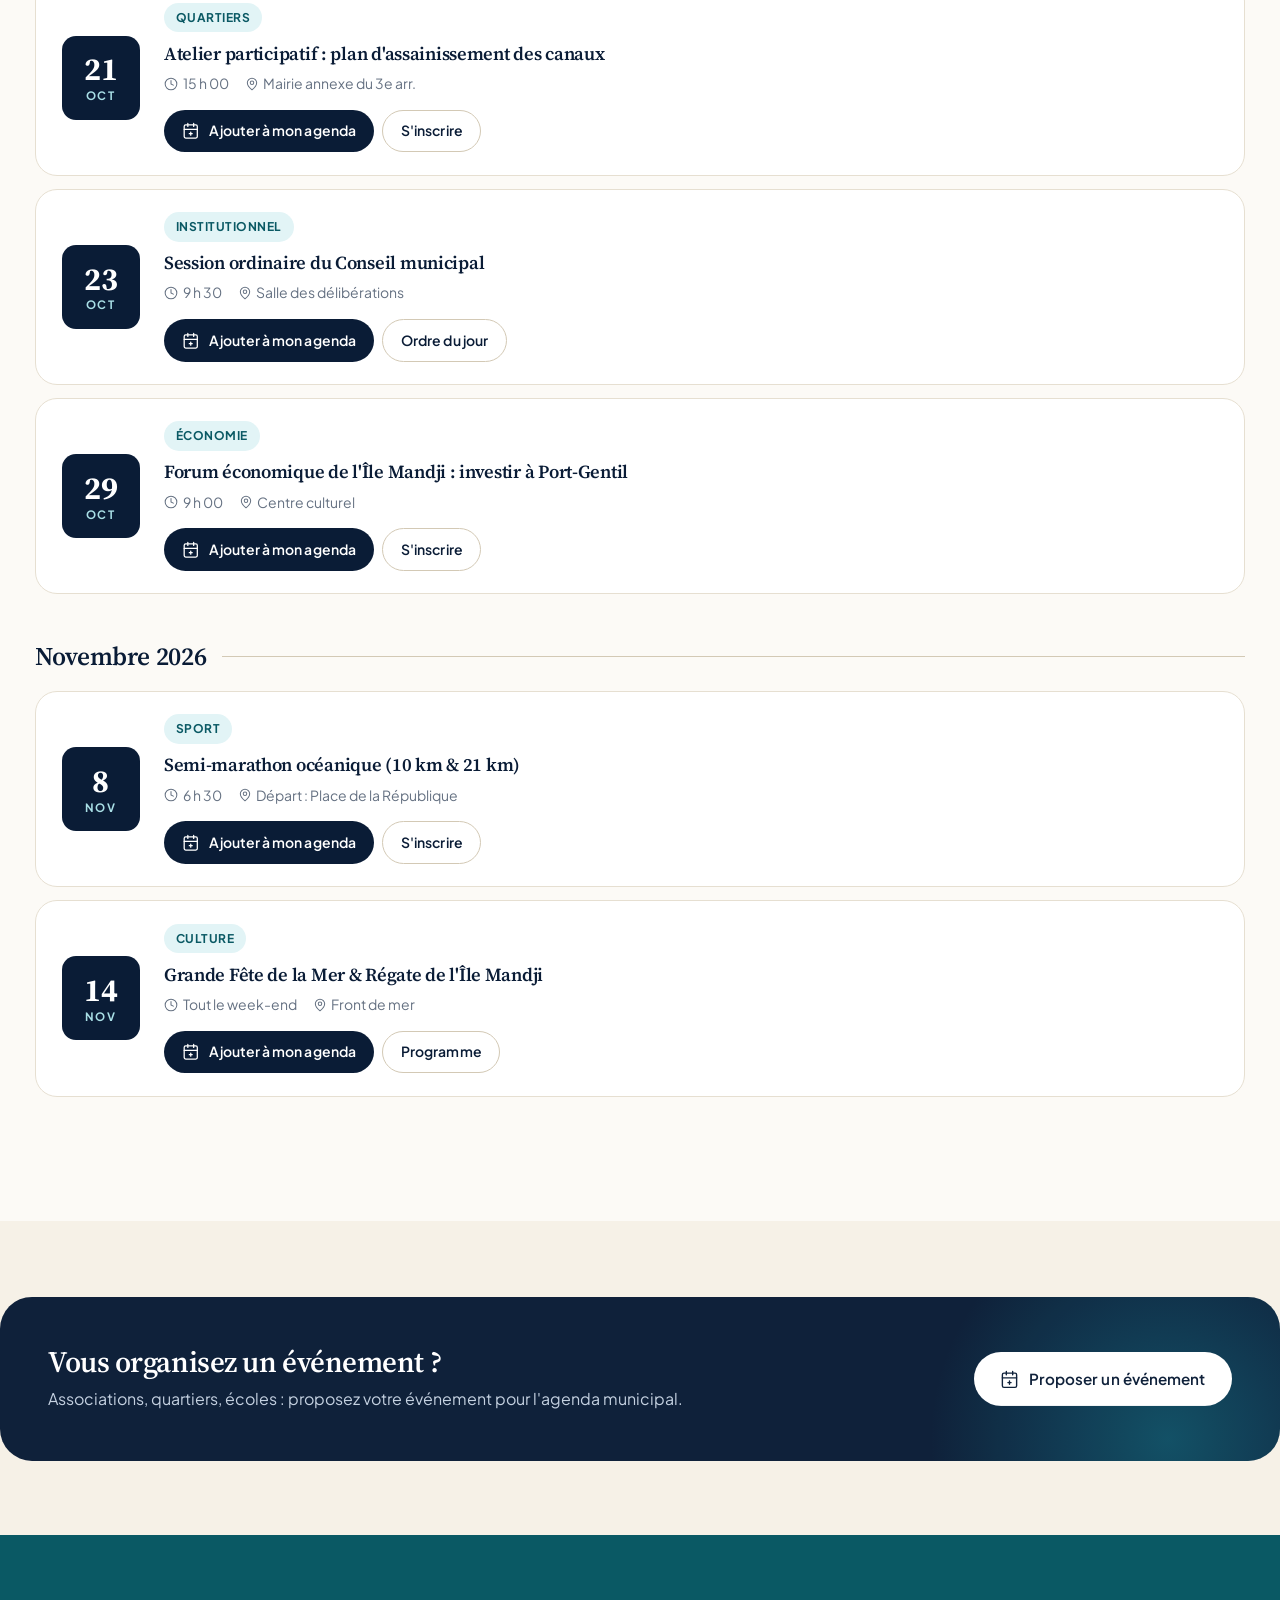
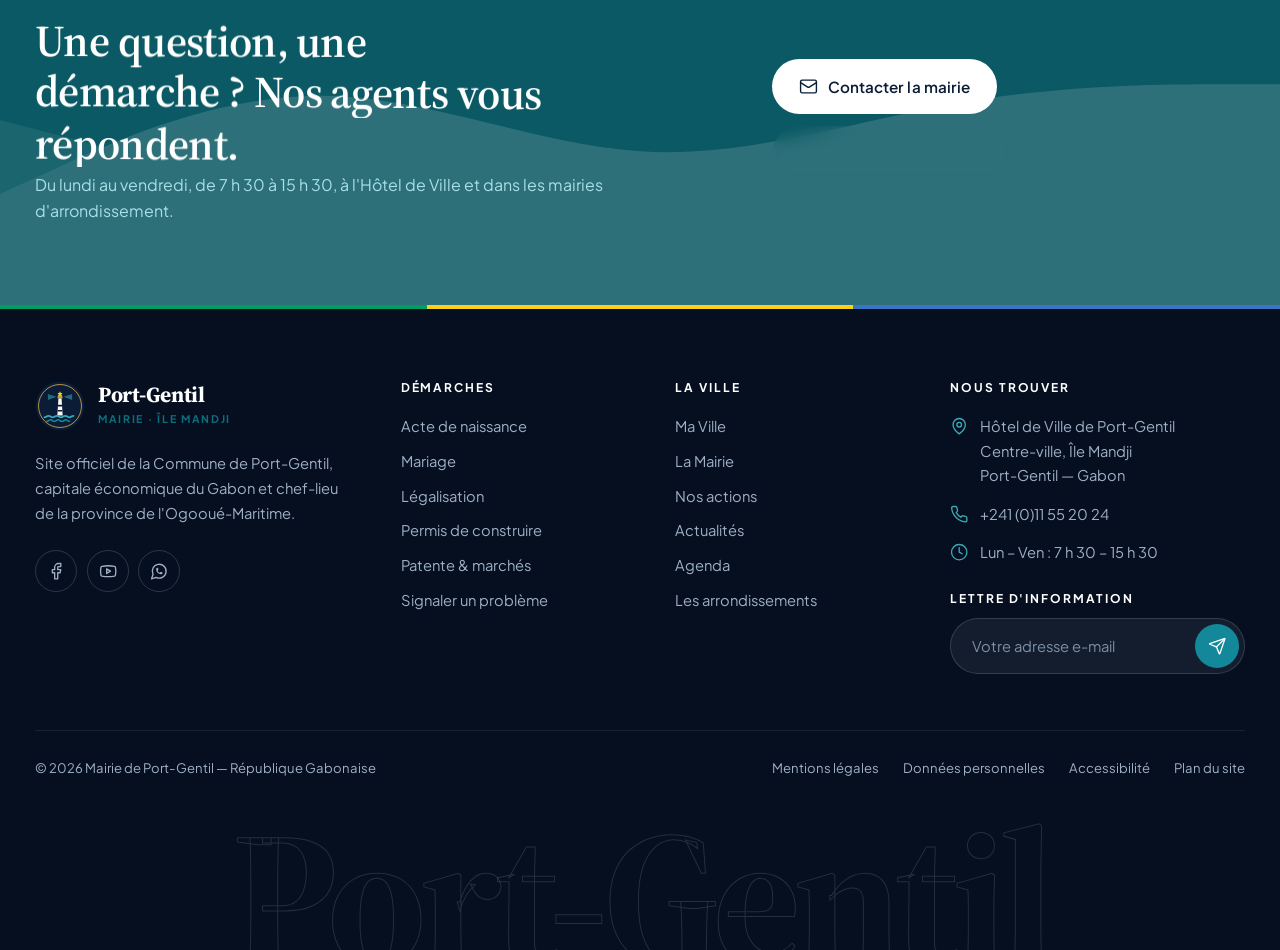
<file: agenda.html>
<!doctype html>
<html lang="fr">
<head>
  <meta charset="utf-8">
  <meta name="viewport" content="width=device-width, initial-scale=1">
  <title>Agenda — Mairie de Port-Gentil</title>
  <meta name="description" content="Agenda civique, culturel et sportif de Port-Gentil : conseils municipaux, fêtes, événements sportifs et ateliers citoyens.">
  <meta name="theme-color" content="#0a1c36">
  <link rel="icon" href="assets/img/favicon.svg" type="image/svg+xml">
  <link rel="preconnect" href="https://fonts.googleapis.com">
  <link rel="preconnect" href="https://fonts.gstatic.com" crossorigin>
  <link rel="stylesheet" href="https://fonts.googleapis.com/css2?family=Plus+Jakarta+Sans:wght@400;500;600;700;800&family=Source+Serif+4:ital,opsz,wght@0,8..60,400..700;1,8..60,400..700&display=swap">
  <link rel="stylesheet" href="assets/css/main.css">
  <link rel="stylesheet" href="assets/css/home.css">
  <link rel="stylesheet" href="assets/css/pages.css">
  <script>!function(h){h.classList.add('js');if(!matchMedia('(prefers-reduced-motion: reduce)').matches){h.classList.add('anim');setTimeout(function(){if(!window.PG_READY)h.classList.remove('anim')},3000)}}(document.documentElement)</script>
</head>
<body data-page="agenda" data-header="transparent">
  <div class="curtain" aria-hidden="true"><svg class="curtain__logo" viewBox="0 0 64 64"><use href="#emblem"/></svg></div>
  <div id="site-top"></div>

  <main id="main">
    <section class="page-hero page-hero--short" data-hero>
      <div class="page-hero__media" data-hero-media><img src="assets/img/fete-de-la-mer-regate.webp" alt=""></div>
      <div class="container page-hero__inner">
        <nav class="breadcrumb" aria-label="Fil d'Ariane" data-hero-item><a href="index.html">Accueil</a><svg class="i"><use href="#i-chevron-right"/></svg><span aria-current="page">Agenda</span></nav>
        <span class="eyebrow eyebrow--light" data-hero-item>Sortir à Port-Gentil</span>
        <h1 data-split style="margin-top:1rem">Agenda civique <em class="accent" style="color:var(--gold-300)">& culturel</em></h1>
        <p class="lead" data-hero-item>Séances du conseil, fêtes, sport, ateliers citoyens : tous les rendez-vous de la ville.</p>
      </div>
    </section>

    <section class="section">
      <div class="container">
        <a class="event-feature" href="#fete-de-la-mer" style="min-height:460px;margin-bottom:3.5rem" data-reveal="clip">
          <img src="assets/img/regate-pirogues.webp" alt="Régate de pirogues" loading="lazy">
          <span class="event-feature__date"><strong>14</strong><span>Nov.</span></span>
          <div class="event-feature__body">
            <span class="tag tag--glass">Temps fort de l'année</span>
            <h3 style="font-size:var(--fs-2xl);max-width:20ch">Grande Fête de la Mer &amp; Régate de l'Île Mandji</h3>
            <div class="event-feature__meta"><span><svg class="i i--sm"><use href="#i-calendar"/></svg>14 – 15 novembre 2026</span><span><svg class="i i--sm"><use href="#i-map-pin"/></svg>Front de mer</span><span><svg class="i i--sm"><use href="#i-users"/></svg>Entrée libre</span></div>
          </div>
        </a>

        <div class="agenda-toolbar" data-reveal>
          <div class="chips" id="ev-cats"></div>
          <div class="tabs" role="tablist" aria-label="Affichage">
            <button class="tab" role="tab" aria-selected="true" data-view="list"><svg class="i i--sm" style="vertical-align:-3px"><use href="#i-list"/></svg> Liste</button>
            <button class="tab" role="tab" aria-selected="false" data-view="cal"><svg class="i i--sm" style="vertical-align:-3px"><use href="#i-calendar"/></svg> Calendrier</button>
          </div>
        </div>
        <div id="view-list"></div>
        <div id="view-cal" hidden>
          <div class="calendar">
            <div class="calendar__head">
              <button class="icon-btn" type="button" id="cal-prev" aria-label="Mois précédent"><svg class="i"><use href="#i-chevron-left"/></svg></button>
              <h3 id="cal-title">Octobre 2026</h3>
              <button class="icon-btn" type="button" id="cal-next" aria-label="Mois suivant"><svg class="i"><use href="#i-chevron-right"/></svg></button>
            </div>
            <div class="calendar__grid" id="cal-grid"></div>
          </div>
        </div>
      </div>
    </section>

    <section class="section section--tight section--alt">
      <div class="container callout" data-reveal>
        <div><h2 class="h3">Vous organisez un événement ?</h2><p style="margin-top:.5rem">Associations, quartiers, écoles : proposez votre événement pour l'agenda municipal.</p></div>
        <a class="btn btn--white" href="contact.html?objet=evenement#ecrire"><svg class="i"><use href="#i-calendar-plus"/></svg>Proposer un événement</a>
      </div>
    </section>
  </main>

  <div id="site-bottom"></div>

  <script src="assets/vendor/gsap.min.js"></script>
  <script src="assets/vendor/ScrollTrigger.min.js"></script>
  <script src="assets/vendor/lenis.min.js"></script>
  <script src="assets/js/icons.js"></script>
  <script src="assets/js/data.js"></script>
  <script src="assets/js/layout.js"></script>
  <script src="assets/js/pages/agenda.js"></script>
  <script src="assets/js/anim.js"></script>
</body>
</html>
</file>
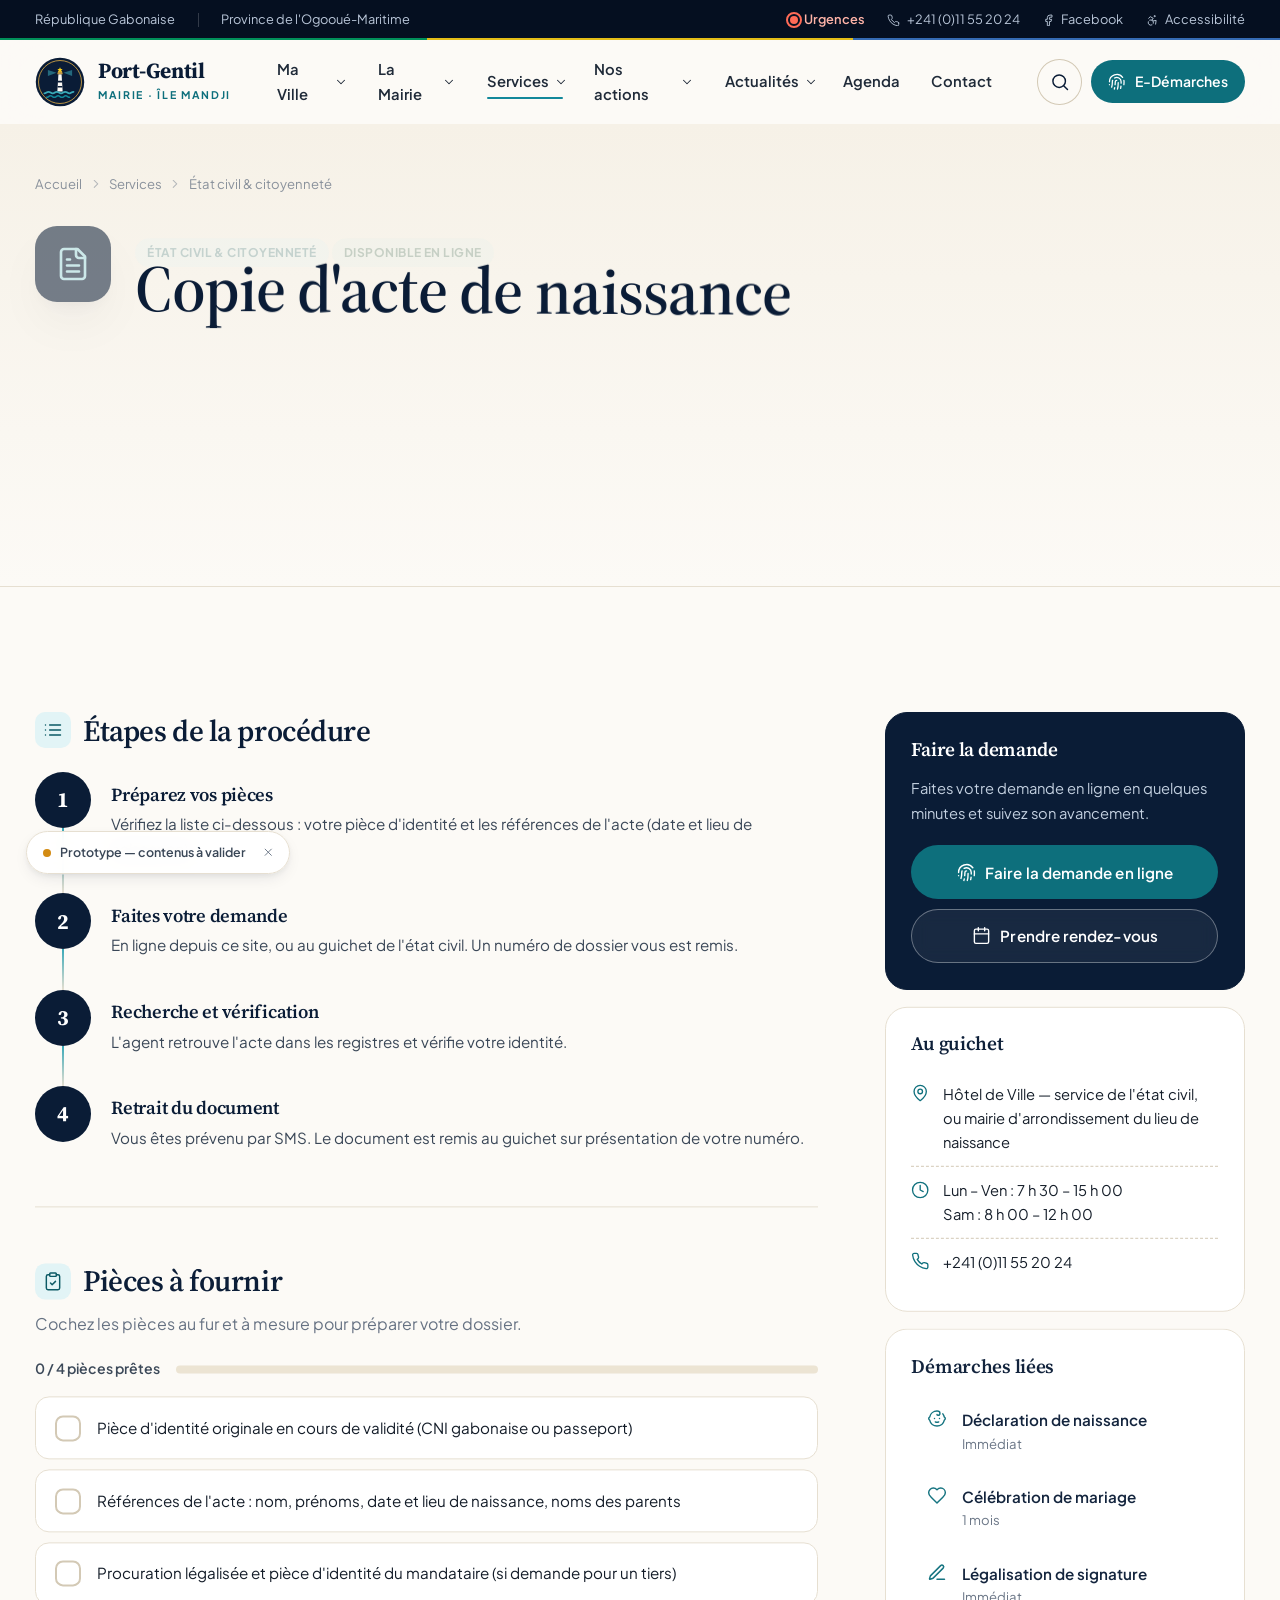
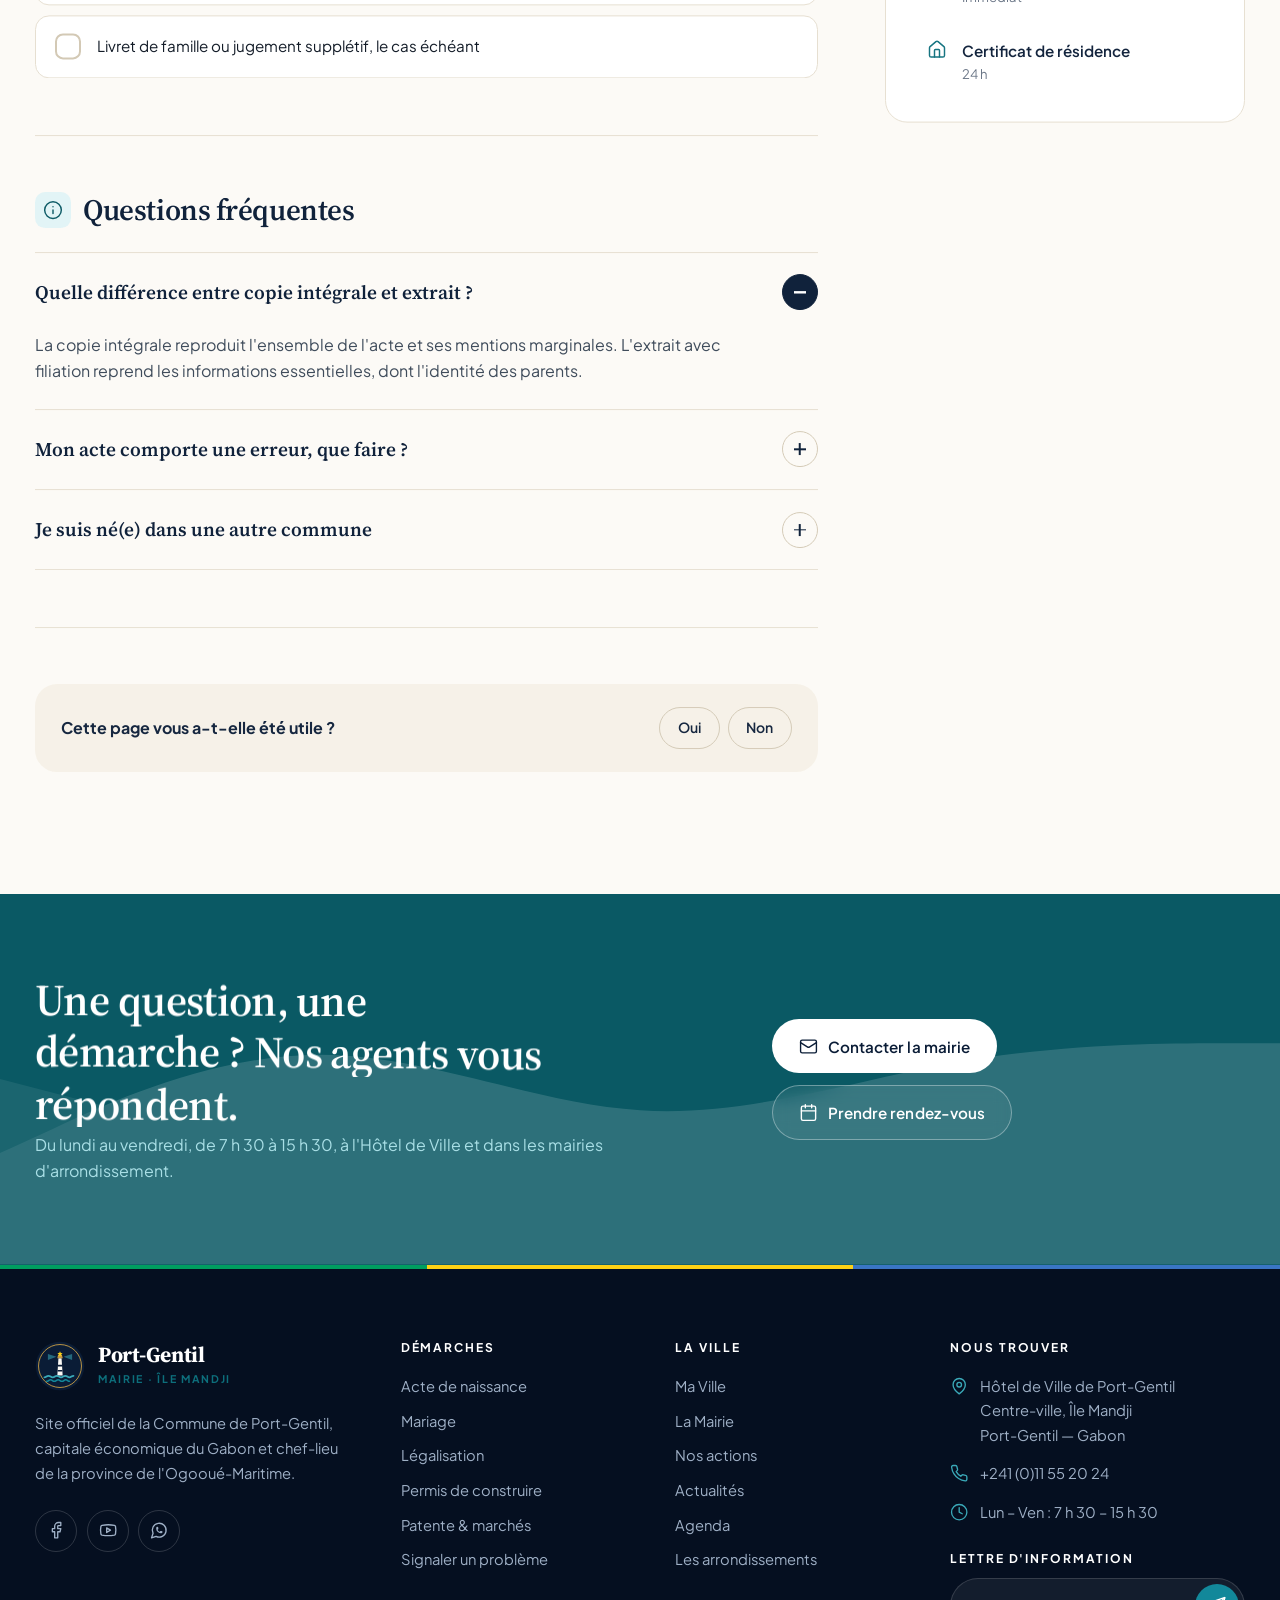
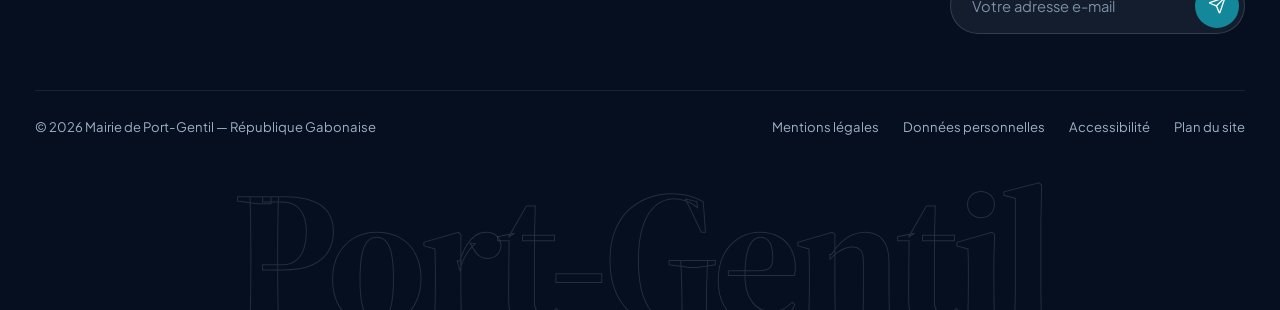
<file: demarche.html>
<!doctype html>
<html lang="fr">
<head>
  <meta charset="utf-8">
  <meta name="viewport" content="width=device-width, initial-scale=1">
  <title>Fiche démarche — Mairie de Port-Gentil</title>
  <meta name="description" content="Pièces à fournir, étapes, délais et lieu de dépôt : tout savoir sur votre démarche auprès de la Mairie de Port-Gentil.">
  <meta name="theme-color" content="#0a1c36">
  <link rel="icon" href="assets/img/favicon.svg" type="image/svg+xml">
  <link rel="preconnect" href="https://fonts.googleapis.com">
  <link rel="preconnect" href="https://fonts.gstatic.com" crossorigin>
  <link rel="stylesheet" href="https://fonts.googleapis.com/css2?family=Plus+Jakarta+Sans:wght@400;500;600;700;800&family=Source+Serif+4:ital,opsz,wght@0,8..60,400..700;1,8..60,400..700&display=swap">
  <link rel="stylesheet" href="assets/css/main.css">
  <link rel="stylesheet" href="assets/css/home.css">
  <link rel="stylesheet" href="assets/css/pages.css">
  <script>!function(h){h.classList.add('js');if(!matchMedia('(prefers-reduced-motion: reduce)').matches){h.classList.add('anim');setTimeout(function(){if(!window.PG_READY)h.classList.remove('anim')},3000)}}(document.documentElement)</script>
</head>
<body data-page="services">
  <div class="curtain" aria-hidden="true"><svg class="curtain__logo" viewBox="0 0 64 64"><use href="#emblem"/></svg></div>
  <div id="site-top"></div>

  <main id="main">
    <header class="dem-hero" data-hero>
      <div class="container">
        <nav class="breadcrumb breadcrumb--dark" aria-label="Fil d'Ariane" data-hero-item>
          <a href="index.html">Accueil</a><svg class="i"><use href="#i-chevron-right"/></svg><a href="services.html">Services</a><svg class="i"><use href="#i-chevron-right"/></svg><a href="services.html#catalogue" id="dem-cat-link">Catégorie</a>
        </nav>
        <div class="dem-hero__top">
          <span class="dem-hero__icon" id="dem-icon" data-hero-item></span>
          <div>
            <div data-hero-item id="dem-tags"></div>
            <h1 id="dem-title" data-split>Démarche</h1>
            <p class="lead" id="dem-lead" data-hero-item></p>
          </div>
        </div>
        <div class="facts" id="dem-facts" data-hero-item></div>
      </div>
    </header>

    <section class="section">
      <div class="container dem-layout">
        <div>
          <div class="dem-block" data-reveal>
            <h2><svg class="i"><use href="#i-list"/></svg>Étapes de la procédure</h2>
            <div class="steps" id="dem-steps"></div>
          </div>
          <div class="dem-block" data-reveal>
            <h2><svg class="i"><use href="#i-clipboard"/></svg>Pièces à fournir</h2>
            <p class="muted" style="margin:-.75rem 0 1.25rem">Cochez les pièces au fur et à mesure pour préparer votre dossier.</p>
            <div class="check-progress"><span id="chk-count">0 / 0</span><div class="progress"><div class="progress__bar" id="chk-bar" style="--value:0%"></div></div></div>
            <div class="checklist" id="dem-docs"></div>
          </div>
          <div class="dem-block" data-reveal>
            <h2><svg class="i"><use href="#i-info"/></svg>Questions fréquentes</h2>
            <div class="accordion" data-acc-single id="dem-faq"></div>
          </div>
          <div class="dem-block" data-reveal>
            <div class="feedback" id="feedback">
              <strong>Cette page vous a-t-elle été utile ?</strong>
              <div><button class="btn btn--ghost btn--sm" type="button" data-fb>Oui</button><button class="btn btn--ghost btn--sm" type="button" data-fb>Non</button></div>
            </div>
          </div>
        </div>

        <aside class="aside-sticky">
          <div class="side-card side-card--navy" data-reveal>
            <h3>Faire la demande</h3>
            <p style="font-size:.92rem" id="dem-online-text"></p>
            <div style="display:grid;gap:.6rem;margin-top:1.25rem" id="dem-actions"></div>
          </div>
          <div class="side-card" data-reveal>
            <h3>Au guichet</h3>
            <ul class="info-list">
              <li><svg class="i"><use href="#i-map-pin"/></svg><span id="dem-where">Hôtel de Ville — service de l'état civil</span></li>
              <li><svg class="i"><use href="#i-clock"/></svg><span>Lun – Ven : 7 h 30 – 15 h 00<br>Sam : 8 h 00 – 12 h 00</span></li>
              <li><svg class="i"><use href="#i-phone"/></svg><a href="tel:+24111552024">+241 (0)11 55 20 24</a></li>
            </ul>
          </div>
          <div class="side-card" data-reveal>
            <h3>Démarches liées</h3>
            <div style="display:grid;gap:.25rem" id="dem-related"></div>
          </div>
        </aside>
      </div>
    </section>
  </main>

  <div id="site-bottom"></div>

  <script src="assets/vendor/gsap.min.js"></script>
  <script src="assets/vendor/ScrollTrigger.min.js"></script>
  <script src="assets/vendor/lenis.min.js"></script>
  <script src="assets/js/icons.js"></script>
  <script src="assets/js/data.js"></script>
  <script src="assets/js/layout.js"></script>
  <script src="assets/js/pages/demarche.js"></script>
  <script src="assets/js/anim.js"></script>
</body>
</html>
</file>
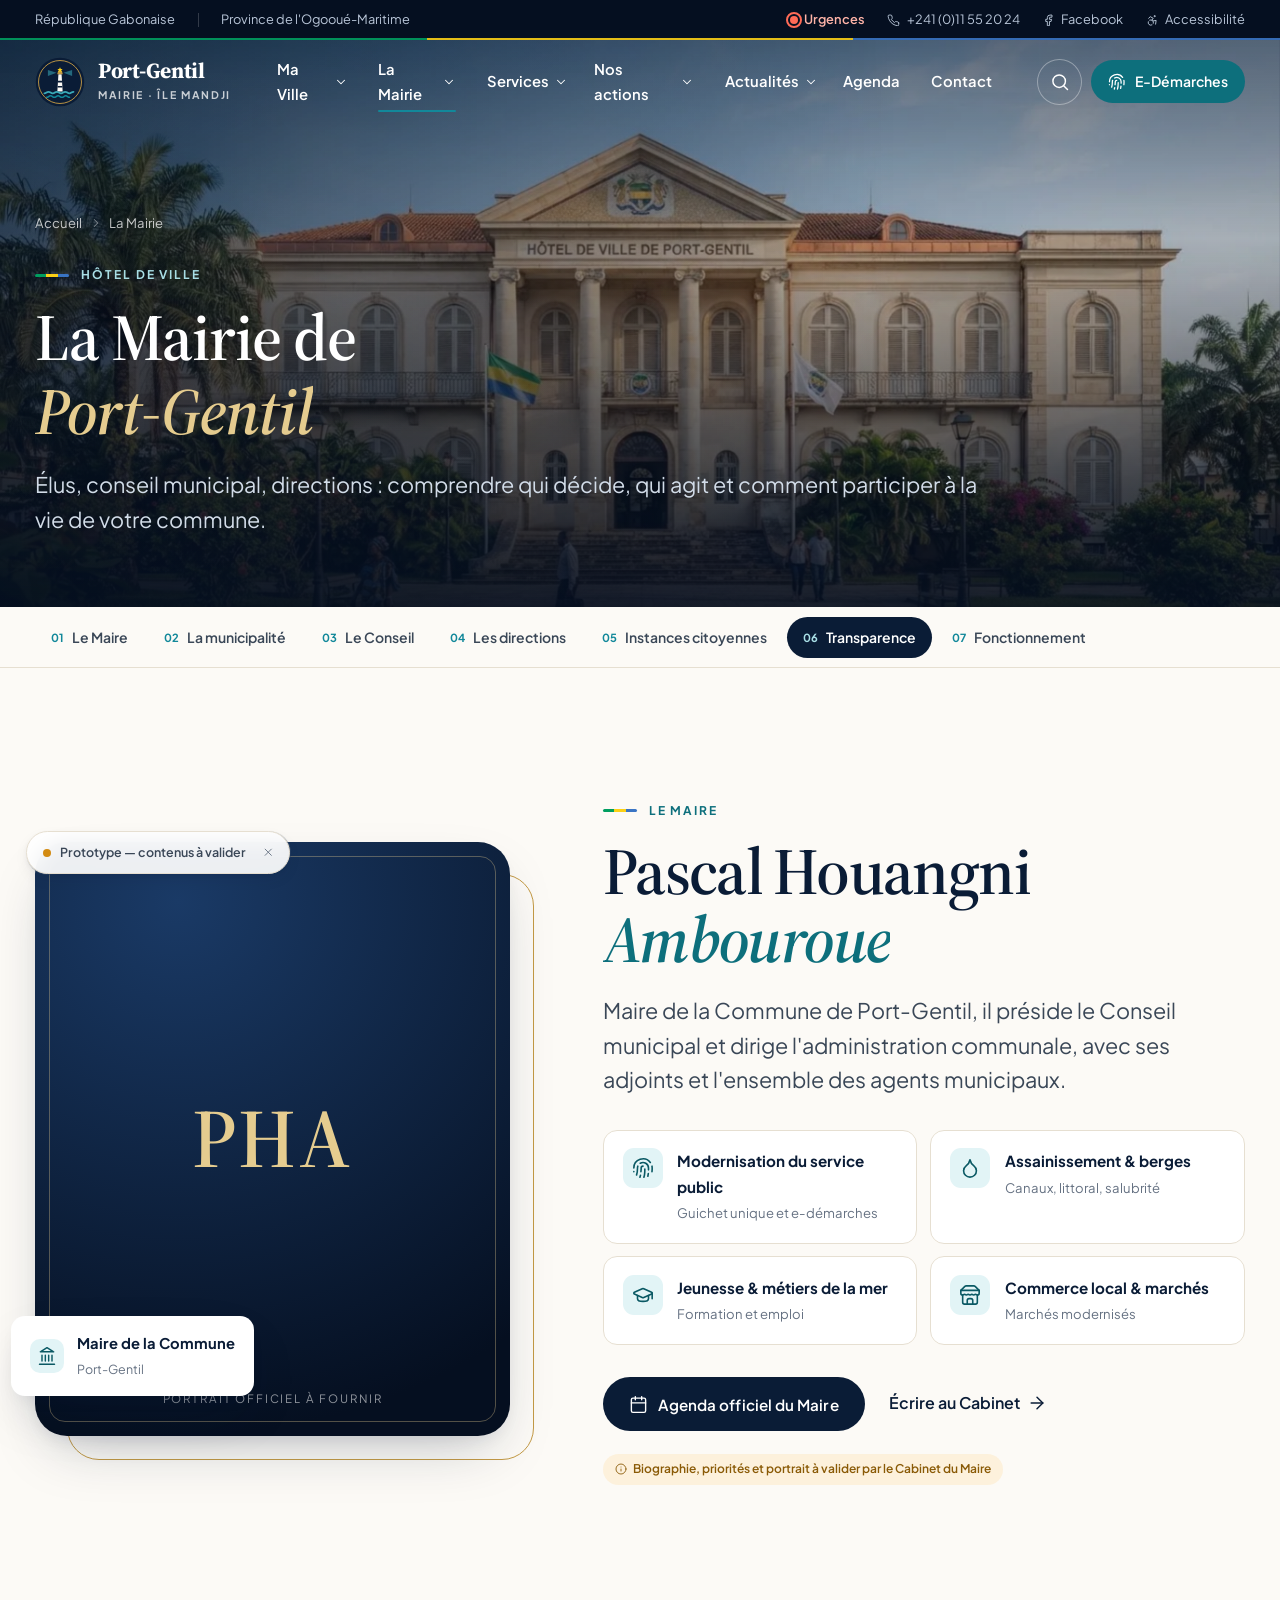
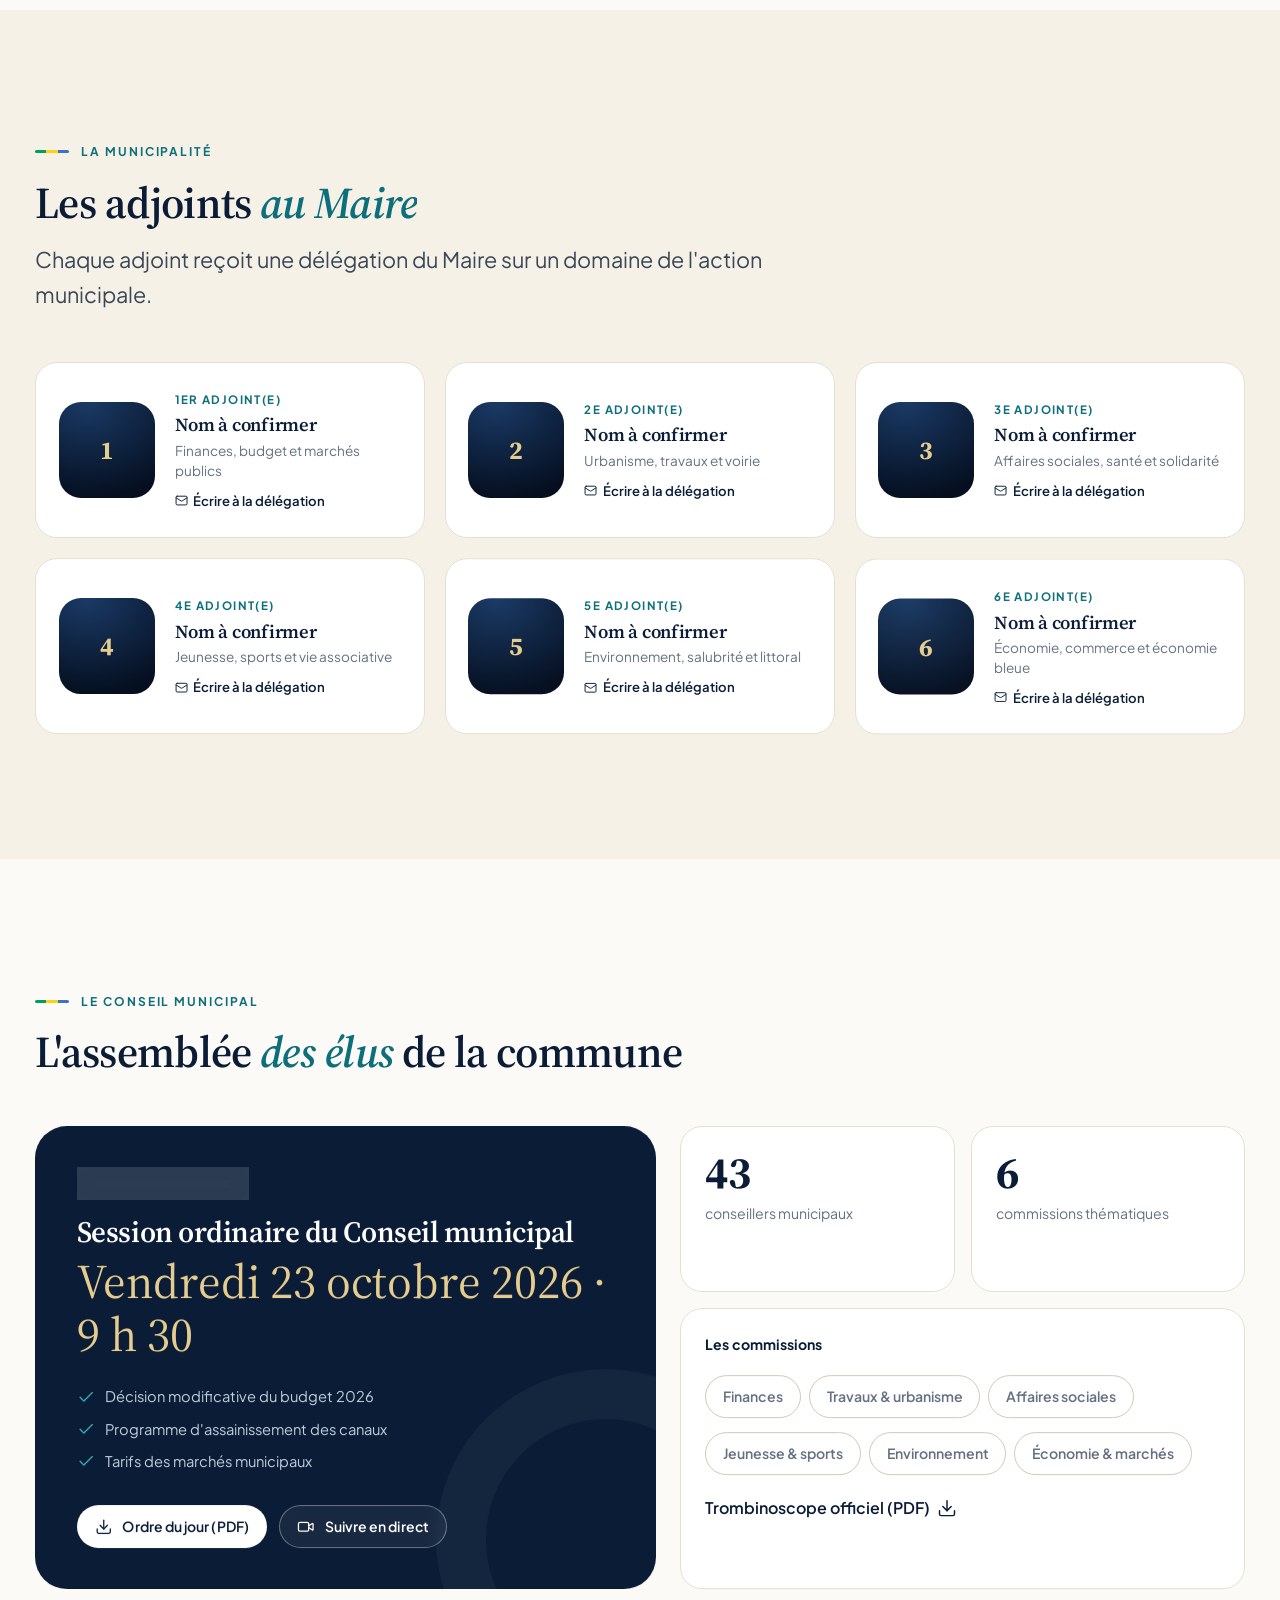
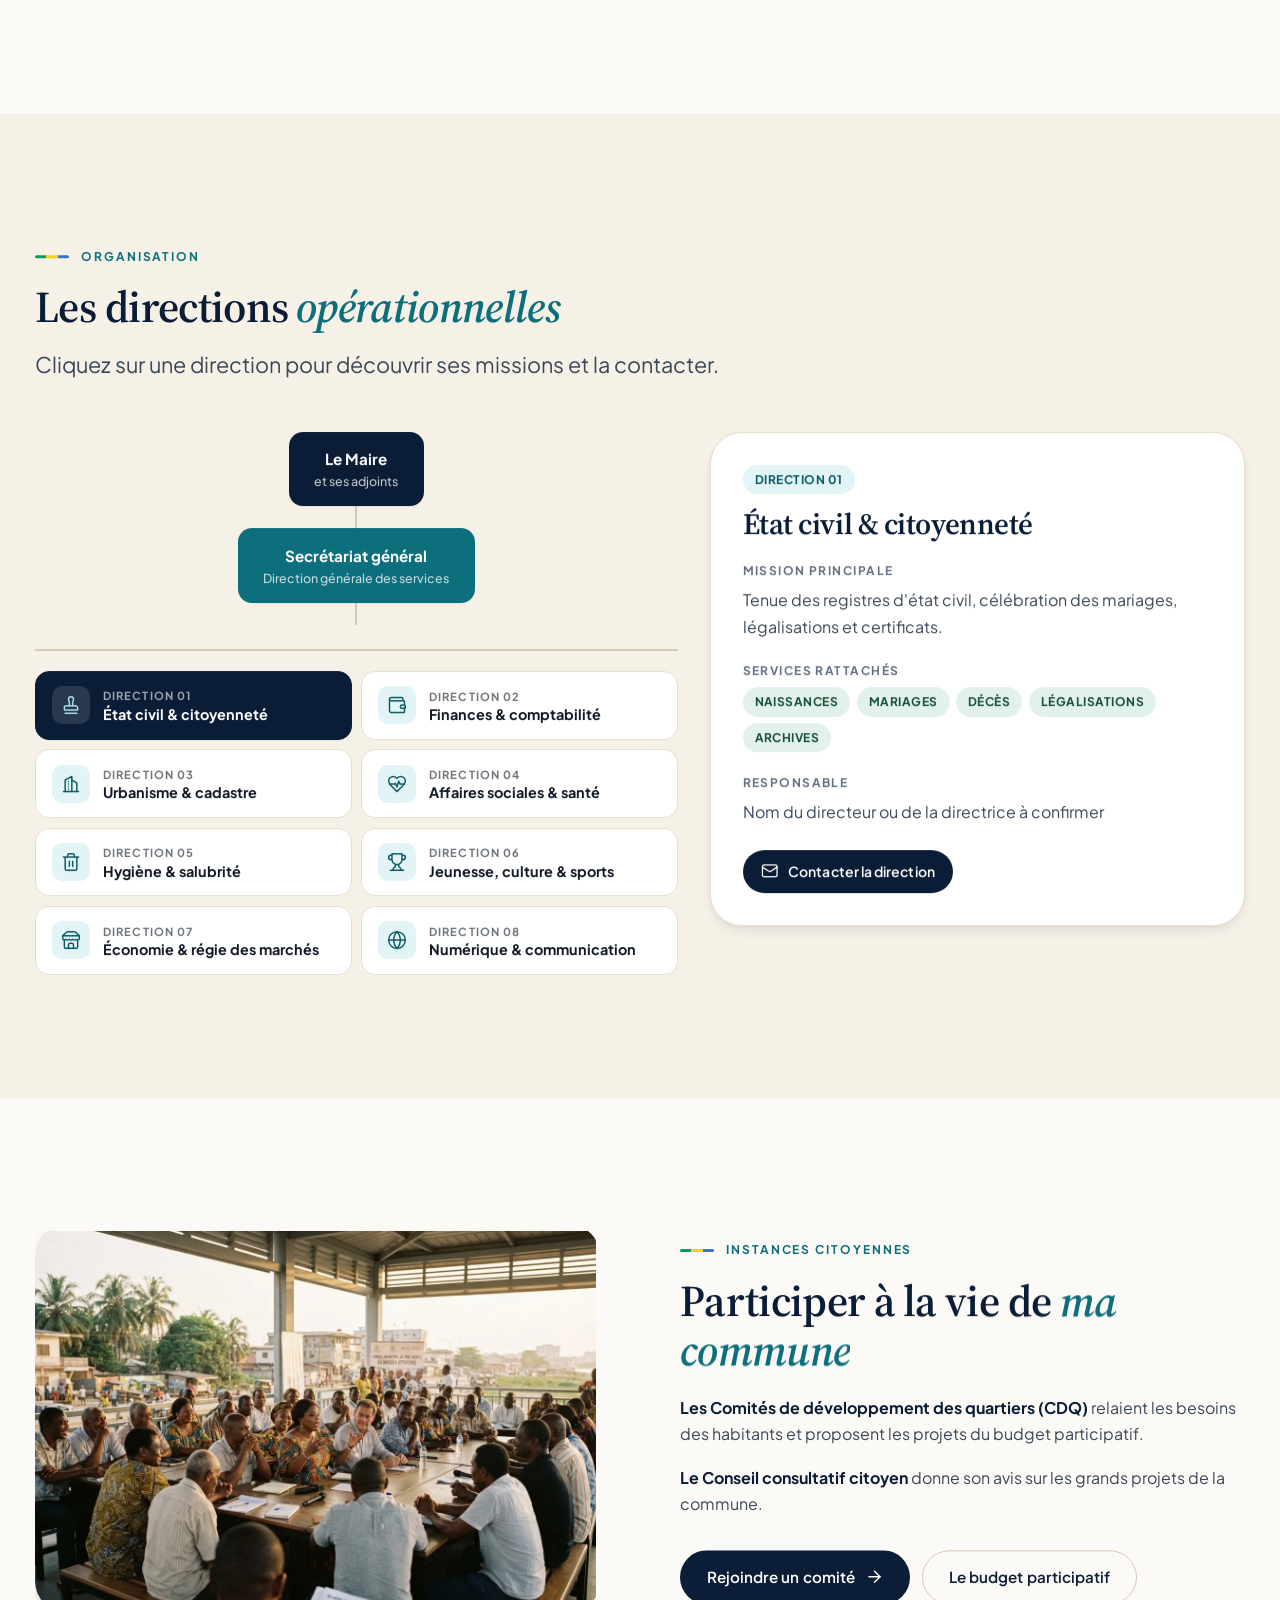
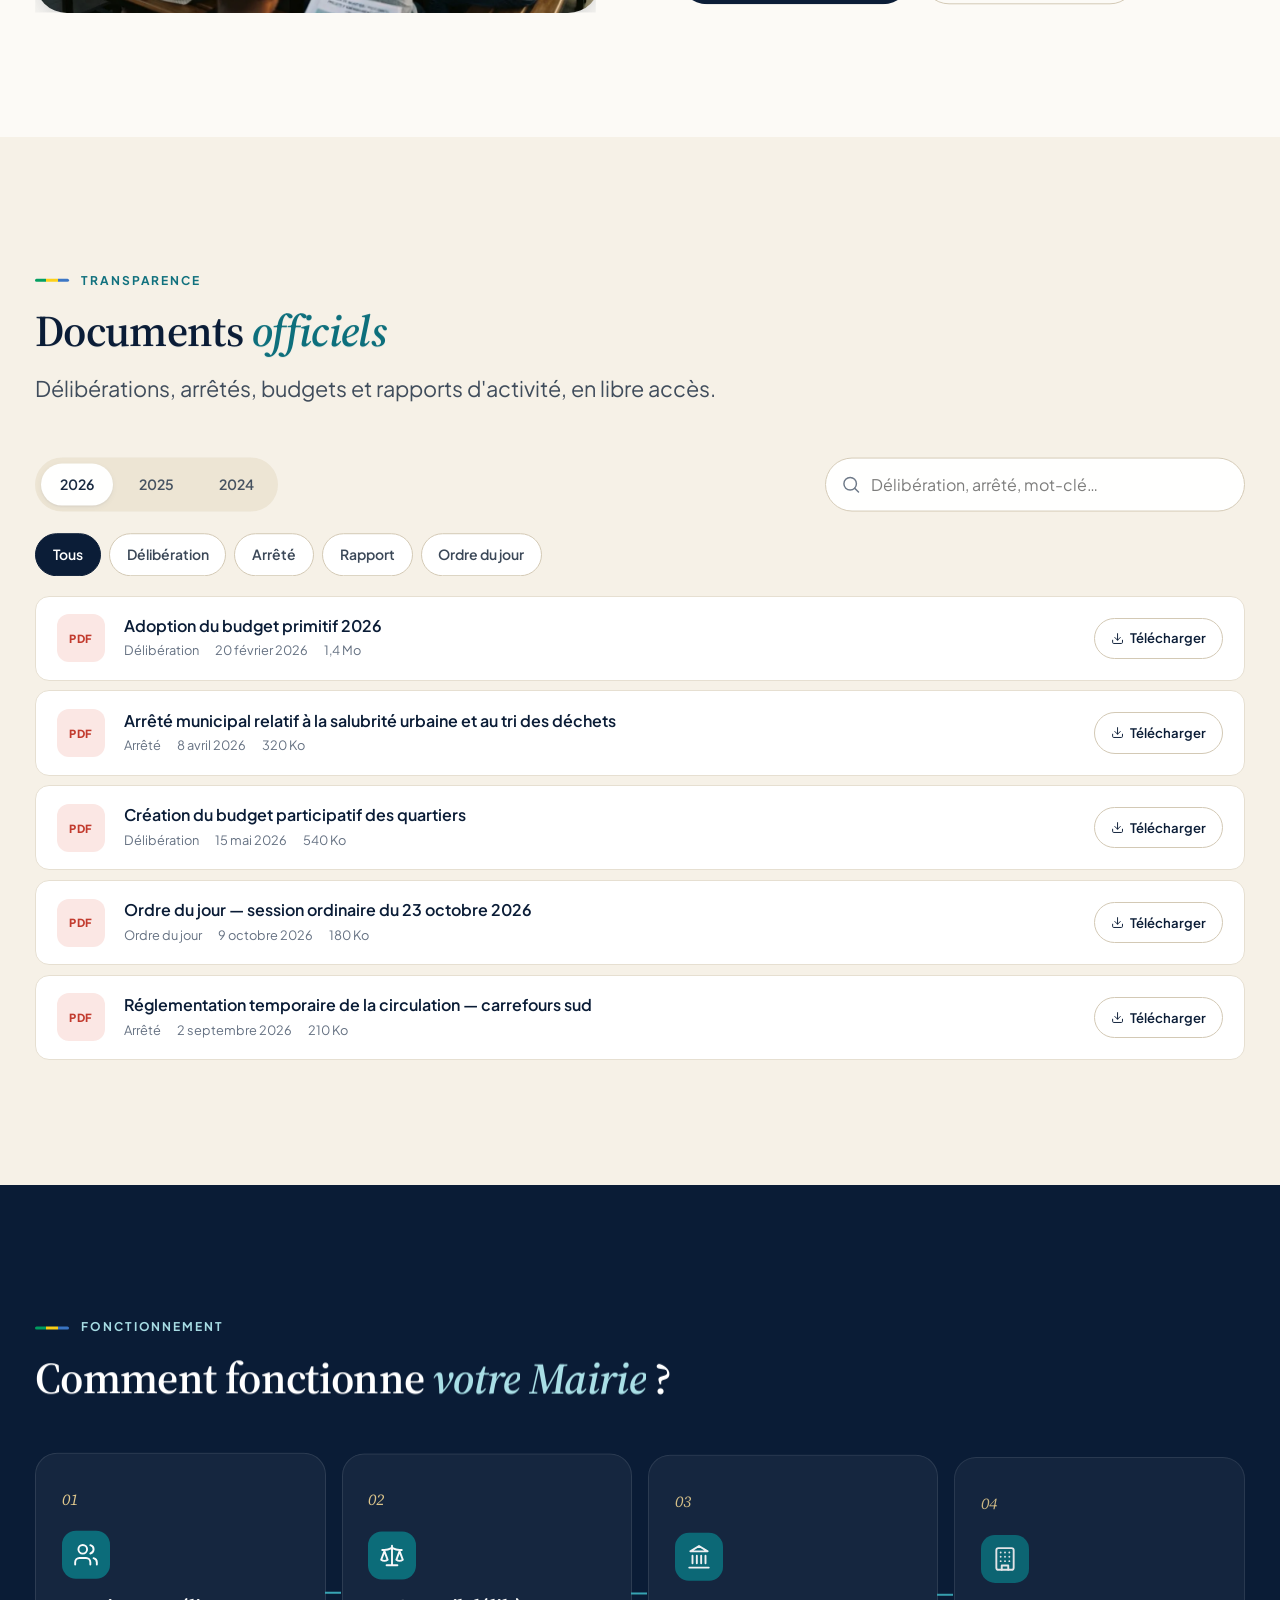
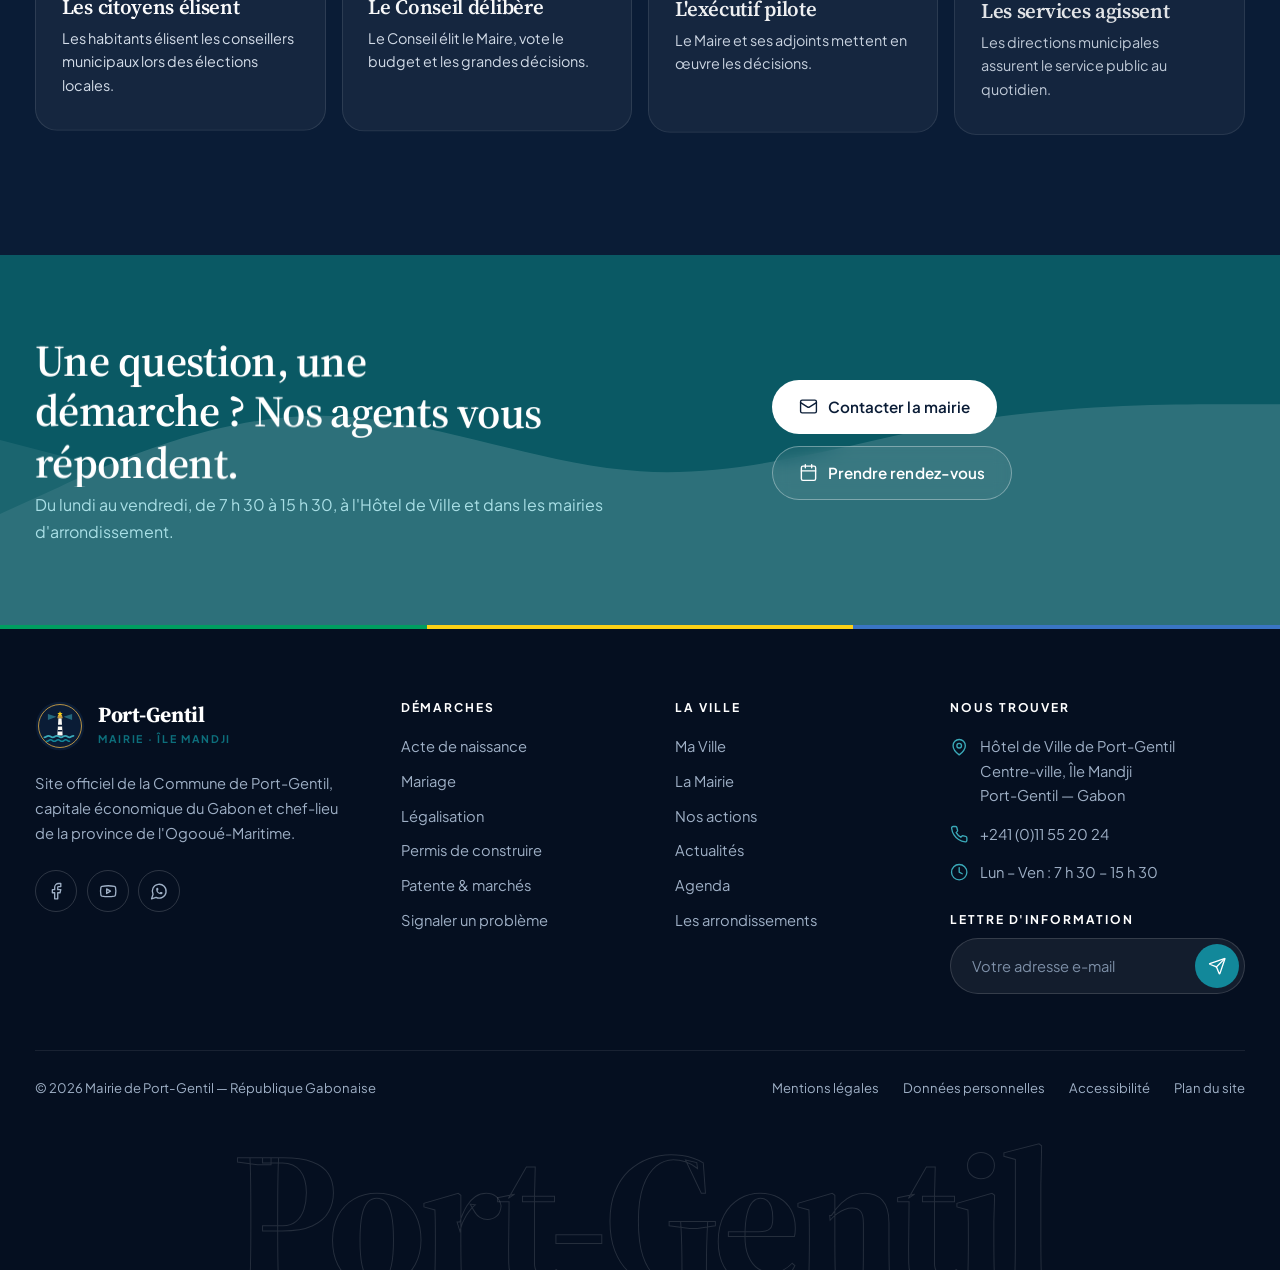
<file: mairie.html>
<!doctype html>
<html lang="fr">
<head>
  <meta charset="utf-8">
  <meta name="viewport" content="width=device-width, initial-scale=1">
  <title>La Mairie — Élus, conseil municipal et directions | Port-Gentil</title>
  <meta name="description" content="Le Maire, les adjoints, le conseil municipal, les directions et les documents officiels de la Commune de Port-Gentil.">
  <meta name="theme-color" content="#0a1c36">
  <link rel="icon" href="assets/img/favicon.svg" type="image/svg+xml">
  <link rel="preconnect" href="https://fonts.googleapis.com">
  <link rel="preconnect" href="https://fonts.gstatic.com" crossorigin>
  <link rel="stylesheet" href="https://fonts.googleapis.com/css2?family=Plus+Jakarta+Sans:wght@400;500;600;700;800&family=Source+Serif+4:ital,opsz,wght@0,8..60,400..700;1,8..60,400..700&display=swap">
  <link rel="stylesheet" href="assets/css/main.css">
  <link rel="stylesheet" href="assets/css/home.css">
  <link rel="stylesheet" href="assets/css/pages.css">
  <script>!function(h){h.classList.add('js');if(!matchMedia('(prefers-reduced-motion: reduce)').matches){h.classList.add('anim');setTimeout(function(){if(!window.PG_READY)h.classList.remove('anim')},3000)}}(document.documentElement)</script>
</head>
<body data-page="mairie" data-header="transparent">
  <div class="curtain" aria-hidden="true"><svg class="curtain__logo" viewBox="0 0 64 64"><use href="#emblem"/></svg></div>
  <div id="site-top"></div>

  <main id="main">
    <section class="page-hero" data-hero>
      <div class="page-hero__media" data-hero-media><img src="assets/img/hotel-de-ville-facade.webp" alt="Façade de l'Hôtel de Ville de Port-Gentil"></div>
      <div class="container page-hero__inner">
        <nav class="breadcrumb" aria-label="Fil d'Ariane" data-hero-item><a href="index.html">Accueil</a><svg class="i"><use href="#i-chevron-right"/></svg><span aria-current="page">La Mairie</span></nav>
        <span class="eyebrow eyebrow--light" data-hero-item>Hôtel de Ville</span>
        <h1 data-split style="margin-top:1rem">La Mairie de <em class="accent" style="color:var(--gold-300)">Port-Gentil</em></h1>
        <p class="lead" data-hero-item>Élus, conseil municipal, directions : comprendre qui décide, qui agit et comment participer à la vie de votre commune.</p>
      </div>
    </section>

    <nav class="subnav" aria-label="Dans cette page">
      <div class="container"><div class="subnav__list">
        <a class="subnav__link" href="#le-maire"><small>01</small>Le Maire</a>
        <a class="subnav__link" href="#municipalite"><small>02</small>La municipalité</a>
        <a class="subnav__link" href="#conseil"><small>03</small>Le Conseil</a>
        <a class="subnav__link" href="#directions"><small>04</small>Les directions</a>
        <a class="subnav__link" href="#instances"><small>05</small>Instances citoyennes</a>
        <a class="subnav__link" href="#transparence"><small>06</small>Transparence</a>
        <a class="subnav__link" href="#fonctionnement"><small>07</small>Fonctionnement</a>
      </div></div>
    </nav>

    <!-- Le Maire -->
    <section class="section" id="le-maire">
      <div class="container mayor">
        <div class="mayor__visual" data-reveal="left">
          <div class="mayor__frame" aria-hidden="true"></div>
          <div class="mayor__portrait placeholder-portrait" role="img" aria-label="Emplacement du portrait officiel du Maire">
            <span class="placeholder-portrait__initials">PHA</span>
            <span class="placeholder-portrait__note">Portrait officiel à fournir</span>
          </div>
          <div class="mayor__badge"><svg class="i"><use href="#i-landmark"/></svg><div><strong>Maire de la Commune</strong><span>Port-Gentil</span></div></div>
        </div>
        <div>
          <span class="eyebrow" data-reveal>Le Maire</span>
          <h2 class="h1" data-split style="margin-top:1rem">Pascal Houangni <em class="accent">Ambouroue</em></h2>
          <p class="lead" style="margin-top:1.25rem" data-reveal>Maire de la Commune de Port-Gentil, il préside le Conseil municipal et dirige l'administration communale, avec ses adjoints et l'ensemble des agents municipaux.</p>
          <div class="priorities" data-reveal>
            <div class="priority"><svg class="i"><use href="#i-fingerprint"/></svg><div><strong>Modernisation du service public</strong><span>Guichet unique et e-démarches</span></div></div>
            <div class="priority"><svg class="i"><use href="#i-droplet"/></svg><div><strong>Assainissement & berges</strong><span>Canaux, littoral, salubrité</span></div></div>
            <div class="priority"><svg class="i"><use href="#i-graduation"/></svg><div><strong>Jeunesse & métiers de la mer</strong><span>Formation et emploi</span></div></div>
            <div class="priority"><svg class="i"><use href="#i-store"/></svg><div><strong>Commerce local & marchés</strong><span>Marchés modernisés</span></div></div>
          </div>
          <div class="mayor__actions" data-reveal>
            <a class="btn" href="agenda.html"><svg class="i"><use href="#i-calendar"/></svg>Agenda officiel du Maire</a>
            <a class="link" href="contact.html">Écrire au Cabinet <svg class="i"><use href="#i-arrow-right"/></svg></a>
          </div>
          <span class="note-provisoire" data-reveal><svg class="i i--sm"><use href="#i-info"/></svg>Biographie, priorités et portrait à valider par le Cabinet du Maire</span>
        </div>
      </div>
    </section>

    <!-- Municipalité -->
    <section class="section section--alt" id="municipalite">
      <div class="container">
        <div class="section-head">
          <div class="section-head__text">
            <span class="eyebrow" data-reveal>La municipalité</span>
            <h2 class="h2" data-split>Les adjoints <em class="accent">au Maire</em></h2>
            <p class="lead" data-reveal>Chaque adjoint reçoit une délégation du Maire sur un domaine de l'action municipale.</p>
          </div>
        </div>
        <div class="people" id="people"></div>
      </div>
    </section>

    <!-- Conseil -->
    <section class="section" id="conseil">
      <div class="container">
        <div class="section-head">
          <div class="section-head__text">
            <span class="eyebrow" data-reveal>Le Conseil municipal</span>
            <h2 class="h2" data-split>L'assemblée <em class="accent">des élus</em> de la commune</h2>
          </div>
        </div>
        <div class="council">
          <div class="session" data-reveal>
            <span class="tag tag--glass"><span class="dot dot--live" style="color:#a8f0c8"></span>Prochaine séance</span>
            <h3>Session ordinaire du Conseil municipal</h3>
            <div class="session__date">Vendredi 23 octobre 2026 · 9 h 30</div>
            <ul>
              <li><svg class="i"><use href="#i-check"/></svg>Décision modificative du budget 2026</li>
              <li><svg class="i"><use href="#i-check"/></svg>Programme d'assainissement des canaux</li>
              <li><svg class="i"><use href="#i-check"/></svg>Tarifs des marchés municipaux</li>
            </ul>
            <div style="display:flex;flex-wrap:wrap;gap:.7rem;margin-top:2rem">
              <a class="btn btn--white btn--sm" href="#transparence"><svg class="i"><use href="#i-download"/></svg>Ordre du jour (PDF)</a>
              <a class="btn btn--ghost-light btn--sm" href="actualites.html#mediatheque"><svg class="i"><use href="#i-video"/></svg>Suivre en direct</a>
            </div>
          </div>
          <div class="council__stats">
            <div class="council__stat" data-reveal><strong data-count="45">45</strong><span>conseillers municipaux</span></div>
            <div class="council__stat" data-reveal><strong data-count="6">6</strong><span>commissions thématiques</span></div>
            <div class="council__stat council__stat--wide" data-reveal>
              <span style="margin:0 0 .8rem;font-weight:700;color:var(--navy-900)">Les commissions</span>
              <div class="chips"><span class="chip">Finances</span><span class="chip">Travaux & urbanisme</span><span class="chip">Affaires sociales</span><span class="chip">Jeunesse & sports</span><span class="chip">Environnement</span><span class="chip">Économie & marchés</span></div>
              <a class="link" style="margin-top:1.25rem" href="#transparence">Trombinoscope officiel (PDF) <svg class="i"><use href="#i-download"/></svg></a>
            </div>
          </div>
        </div>
      </div>
    </section>

    <!-- Directions -->
    <section class="section section--alt" id="directions">
      <div class="container">
        <div class="section-head">
          <div class="section-head__text">
            <span class="eyebrow" data-reveal>Organisation</span>
            <h2 class="h2" data-split>Les directions <em class="accent">opérationnelles</em></h2>
            <p class="lead" data-reveal>Cliquez sur une direction pour découvrir ses missions et la contacter.</p>
          </div>
        </div>
        <div class="org">
          <div data-reveal>
            <div class="org__top">
              <div class="org__node org__node--mayor">Le Maire<small>et ses adjoints</small></div>
              <div class="org__line"></div>
              <div class="org__node org__node--sg">Secrétariat général<small>Direction générale des services</small></div>
              <div class="org__line"></div>
            </div>
            <div class="org__grid" role="tablist" aria-label="Directions" id="org-grid"></div>
          </div>
          <div class="org__panel" id="org-panel" role="tabpanel" aria-live="polite" data-reveal></div>
        </div>
      </div>
    </section>

    <!-- Instances citoyennes -->
    <section class="section" id="instances">
      <div class="container split">
        <div class="media-frame media-frame--wide" data-reveal="clip"><img src="assets/img/concertation-citoyenne.webp" alt="Réunion de quartier avec des habitants" loading="lazy"></div>
        <div>
          <span class="eyebrow" data-reveal>Instances citoyennes</span>
          <h2 class="h2" data-split style="margin-top:1rem">Participer à la vie de <em class="accent">ma commune</em></h2>
          <div class="flow" style="margin-top:1.25rem;color:var(--text-soft)" data-reveal>
            <p><strong style="color:var(--navy-900)">Les Comités de développement des quartiers (CDQ)</strong> relaient les besoins des habitants et proposent les projets du budget participatif.</p>
            <p><strong style="color:var(--navy-900)">Le Conseil consultatif citoyen</strong> donne son avis sur les grands projets de la commune.</p>
          </div>
          <div style="display:flex;flex-wrap:wrap;gap:.75rem;margin-top:2rem" data-reveal>
            <a class="btn" href="actions.html#participer">Rejoindre un comité<svg class="i i--arrow"><use href="#i-arrow-right"/></svg></a>
            <a class="btn btn--ghost" href="actions.html#budget">Le budget participatif</a>
          </div>
        </div>
      </div>
    </section>

    <!-- Transparence -->
    <section class="section section--alt" id="transparence">
      <div class="container">
        <div class="section-head">
          <div class="section-head__text">
            <span class="eyebrow" data-reveal>Transparence</span>
            <h2 class="h2" data-split>Documents <em class="accent">officiels</em></h2>
            <p class="lead" data-reveal>Délibérations, arrêtés, budgets et rapports d'activité, en libre accès.</p>
          </div>
        </div>
        <div class="docs-toolbar" data-reveal>
          <div class="tabs" role="tablist" aria-label="Année" id="doc-years"></div>
          <label class="docs-search"><svg class="i"><use href="#i-search"/></svg><span class="sr-only">Rechercher un document</span><input class="input" type="search" id="doc-q" placeholder="Délibération, arrêté, mot-clé…"></label>
        </div>
        <div class="chips" style="margin-bottom:1.25rem" id="doc-types" data-reveal></div>
        <div class="docs" id="docs"></div>
      </div>
    </section>

    <!-- Fonctionnement -->
    <section class="section section--navy" id="fonctionnement">
      <div class="container">
        <div class="section-head">
          <div class="section-head__text">
            <span class="eyebrow eyebrow--light" data-reveal>Fonctionnement</span>
            <h2 class="h2" data-split>Comment fonctionne <em class="accent">votre Mairie</em> ?</h2>
          </div>
        </div>
        <div class="process">
          <div class="process__step" data-reveal><svg class="i"><use href="#i-users"/></svg><h3>Les citoyens élisent</h3><p>Les habitants élisent les conseillers municipaux lors des élections locales.</p></div>
          <div class="process__step" data-reveal><svg class="i"><use href="#i-scale"/></svg><h3>Le Conseil délibère</h3><p>Le Conseil élit le Maire, vote le budget et les grandes décisions.</p></div>
          <div class="process__step" data-reveal><svg class="i"><use href="#i-landmark"/></svg><h3>L'exécutif pilote</h3><p>Le Maire et ses adjoints mettent en œuvre les décisions.</p></div>
          <div class="process__step" data-reveal><svg class="i"><use href="#i-building"/></svg><h3>Les services agissent</h3><p>Les directions municipales assurent le service public au quotidien.</p></div>
        </div>
      </div>
    </section>
  </main>

  <div id="site-bottom"></div>

  <script src="assets/vendor/gsap.min.js"></script>
  <script src="assets/vendor/ScrollTrigger.min.js"></script>
  <script src="assets/vendor/lenis.min.js"></script>
  <script src="assets/js/icons.js"></script>
  <script src="assets/js/data.js"></script>
  <script src="assets/js/layout.js"></script>
  <script src="assets/js/pages/mairie.js"></script>
  <script src="assets/js/anim.js"></script>
</body>
</html>
</file>
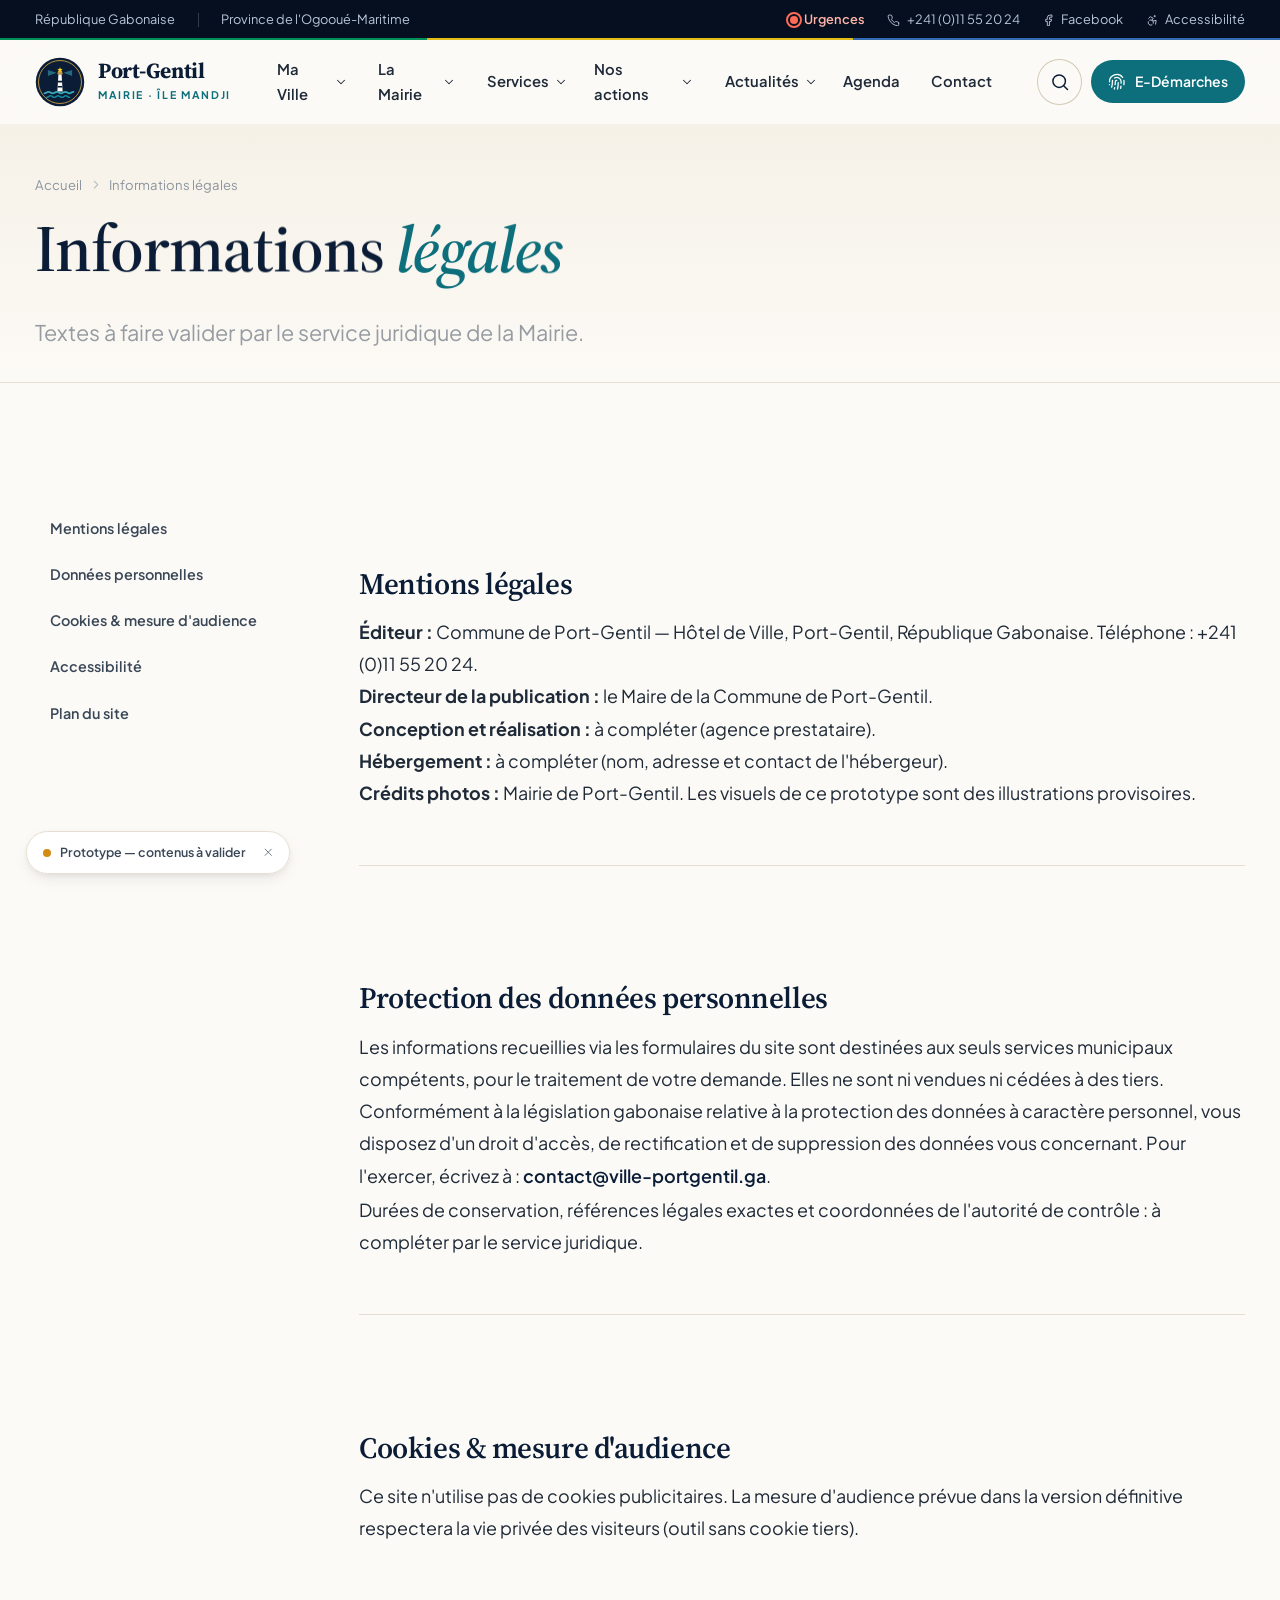
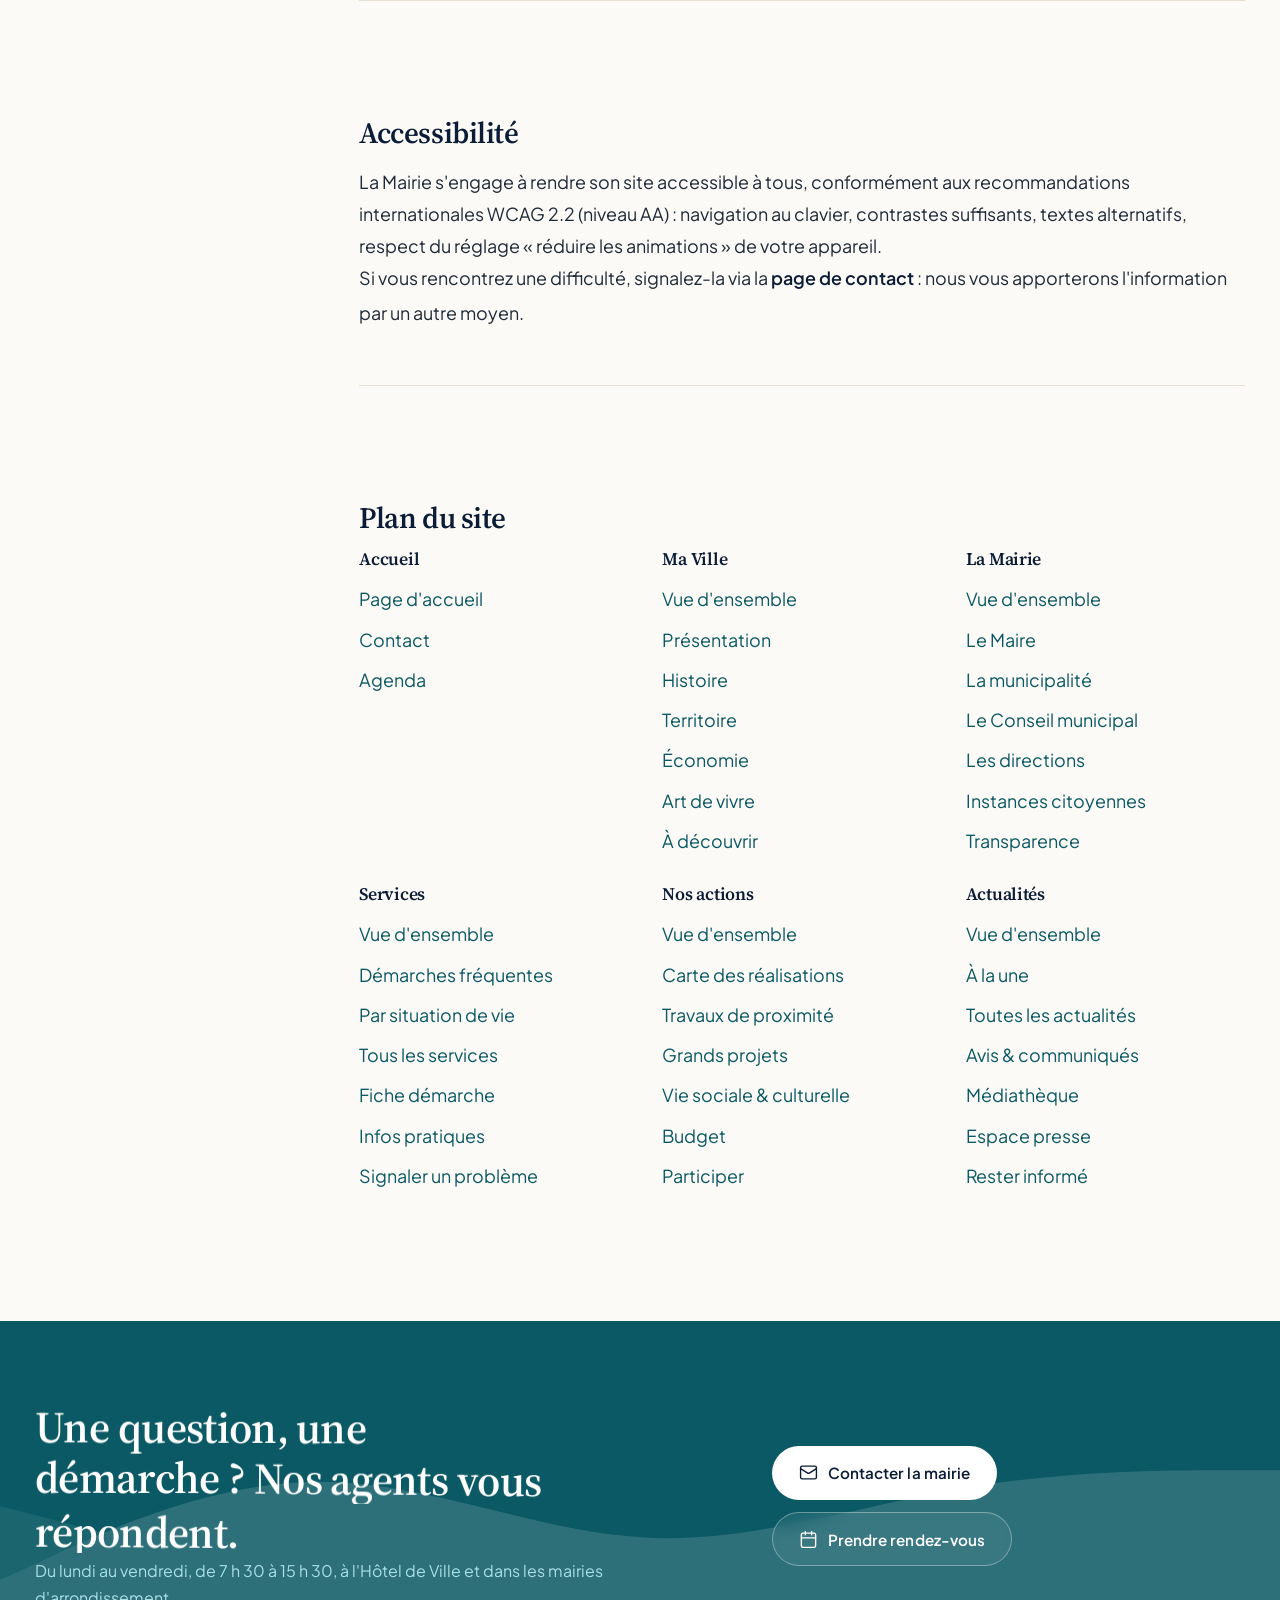
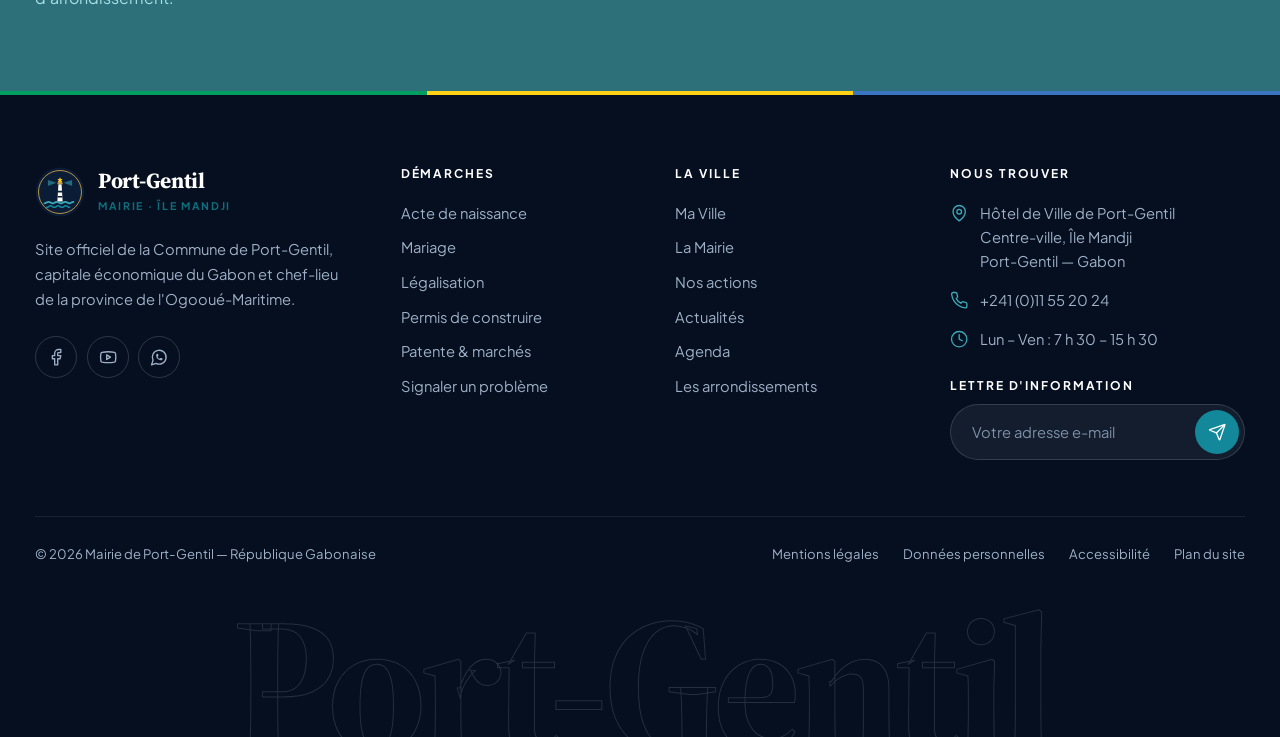
<file: mentions-legales.html>
<!doctype html>
<html lang="fr">
<head>
  <meta charset="utf-8">
  <meta name="viewport" content="width=device-width, initial-scale=1">
  <title>Mentions légales, données personnelles et accessibilité — Mairie de Port-Gentil</title>
  <meta name="description" content="Mentions légales, politique de protection des données personnelles, accessibilité et plan du site de la Mairie de Port-Gentil.">
  <meta name="theme-color" content="#0a1c36">
  <link rel="icon" href="assets/img/favicon.svg" type="image/svg+xml">
  <link rel="preconnect" href="https://fonts.googleapis.com">
  <link rel="preconnect" href="https://fonts.gstatic.com" crossorigin>
  <link rel="stylesheet" href="https://fonts.googleapis.com/css2?family=Plus+Jakarta+Sans:wght@400;500;600;700;800&family=Source+Serif+4:ital,opsz,wght@0,8..60,400..700;1,8..60,400..700&display=swap">
  <link rel="stylesheet" href="assets/css/main.css">
  <link rel="stylesheet" href="assets/css/pages.css">
  <script>!function(h){h.classList.add('js');if(!matchMedia('(prefers-reduced-motion: reduce)').matches){h.classList.add('anim');setTimeout(function(){if(!window.PG_READY)h.classList.remove('anim')},3000)}}(document.documentElement)</script>
</head>
<body data-page="legal">
  <div class="curtain" aria-hidden="true"><svg class="curtain__logo" viewBox="0 0 64 64"><use href="#emblem"/></svg></div>
  <div id="site-top"></div>

  <main id="main">
    <header class="dem-hero" data-hero>
      <div class="container">
        <nav class="breadcrumb breadcrumb--dark" aria-label="Fil d'Ariane" data-hero-item><a href="index.html">Accueil</a><svg class="i"><use href="#i-chevron-right"/></svg><span aria-current="page">Informations légales</span></nav>
        <h1 data-split style="font-size:var(--fs-3xl)">Informations <em class="accent">légales</em></h1>
        <p class="lead" style="margin-top:1rem" data-hero-item>Textes à faire valider par le service juridique de la Mairie.</p>
      </div>
    </header>

    <section class="section">
      <div class="container legal">
        <nav aria-label="Sections">
          <a href="#mentions">Mentions légales</a><a href="#donnees">Données personnelles</a><a href="#cookies">Cookies & mesure d'audience</a><a href="#accessibilite">Accessibilité</a><a href="#plan">Plan du site</a>
        </nav>
        <div class="prose" style="max-width:none">
          <section id="mentions">
            <h2>Mentions légales</h2>
            <p><strong>Éditeur :</strong> Commune de Port-Gentil — Hôtel de Ville, Port-Gentil, République Gabonaise. Téléphone : +241 (0)11 55 20 24.</p>
            <p><strong>Directeur de la publication :</strong> le Maire de la Commune de Port-Gentil.</p>
            <p><strong>Conception et réalisation :</strong> à compléter (agence prestataire).</p>
            <p><strong>Hébergement :</strong> à compléter (nom, adresse et contact de l'hébergeur).</p>
            <p><strong>Crédits photos :</strong> Mairie de Port-Gentil. Les visuels de ce prototype sont des illustrations provisoires.</p>
          </section>
          <section id="donnees">
            <h2>Protection des données personnelles</h2>
            <p>Les informations recueillies via les formulaires du site sont destinées aux seuls services municipaux compétents, pour le traitement de votre demande. Elles ne sont ni vendues ni cédées à des tiers.</p>
            <p>Conformément à la législation gabonaise relative à la protection des données à caractère personnel, vous disposez d'un droit d'accès, de rectification et de suppression des données vous concernant. Pour l'exercer, écrivez à : <a class="link" href="mailto:contact@ville-portgentil.ga">contact@ville-portgentil.ga</a>.</p>
            <p>Durées de conservation, références légales exactes et coordonnées de l'autorité de contrôle : à compléter par le service juridique.</p>
          </section>
          <section id="cookies">
            <h2>Cookies & mesure d'audience</h2>
            <p>Ce site n'utilise pas de cookies publicitaires. La mesure d'audience prévue dans la version définitive respectera la vie privée des visiteurs (outil sans cookie tiers).</p>
          </section>
          <section id="accessibilite">
            <h2>Accessibilité</h2>
            <p>La Mairie s'engage à rendre son site accessible à tous, conformément aux recommandations internationales WCAG 2.2 (niveau AA) : navigation au clavier, contrastes suffisants, textes alternatifs, respect du réglage « réduire les animations » de votre appareil.</p>
            <p>Si vous rencontrez une difficulté, signalez-la via la <a class="link" href="contact.html">page de contact</a> : nous vous apporterons l'information par un autre moyen.</p>
          </section>
          <section id="plan">
            <h2>Plan du site</h2>
            <div class="sitemap" id="sitemap"></div>
          </section>
        </div>
      </div>
    </section>
  </main>

  <div id="site-bottom"></div>

  <script src="assets/vendor/gsap.min.js"></script>
  <script src="assets/vendor/ScrollTrigger.min.js"></script>
  <script src="assets/vendor/lenis.min.js"></script>
  <script src="assets/js/icons.js"></script>
  <script src="assets/js/data.js"></script>
  <script src="assets/js/layout.js"></script>
  <script>
    document.getElementById('sitemap').innerHTML = '<div><h3>Accueil</h3><a href="index.html">Page d\'accueil</a><a href="contact.html">Contact</a><a href="agenda.html">Agenda</a></div>' +
      PG.nav.filter(function (n) { return n.mega; }).map(function (n) {
        return '<div><h3>' + n.label + '</h3><a href="' + n.href + '">Vue d\'ensemble</a>' + n.mega.links.map(function (l) { return '<a href="' + l[1] + '">' + l[0] + '</a>'; }).join('') + '</div>';
      }).join('');
  </script>
  <script src="assets/js/anim.js"></script>
</body>
</html>
</file>
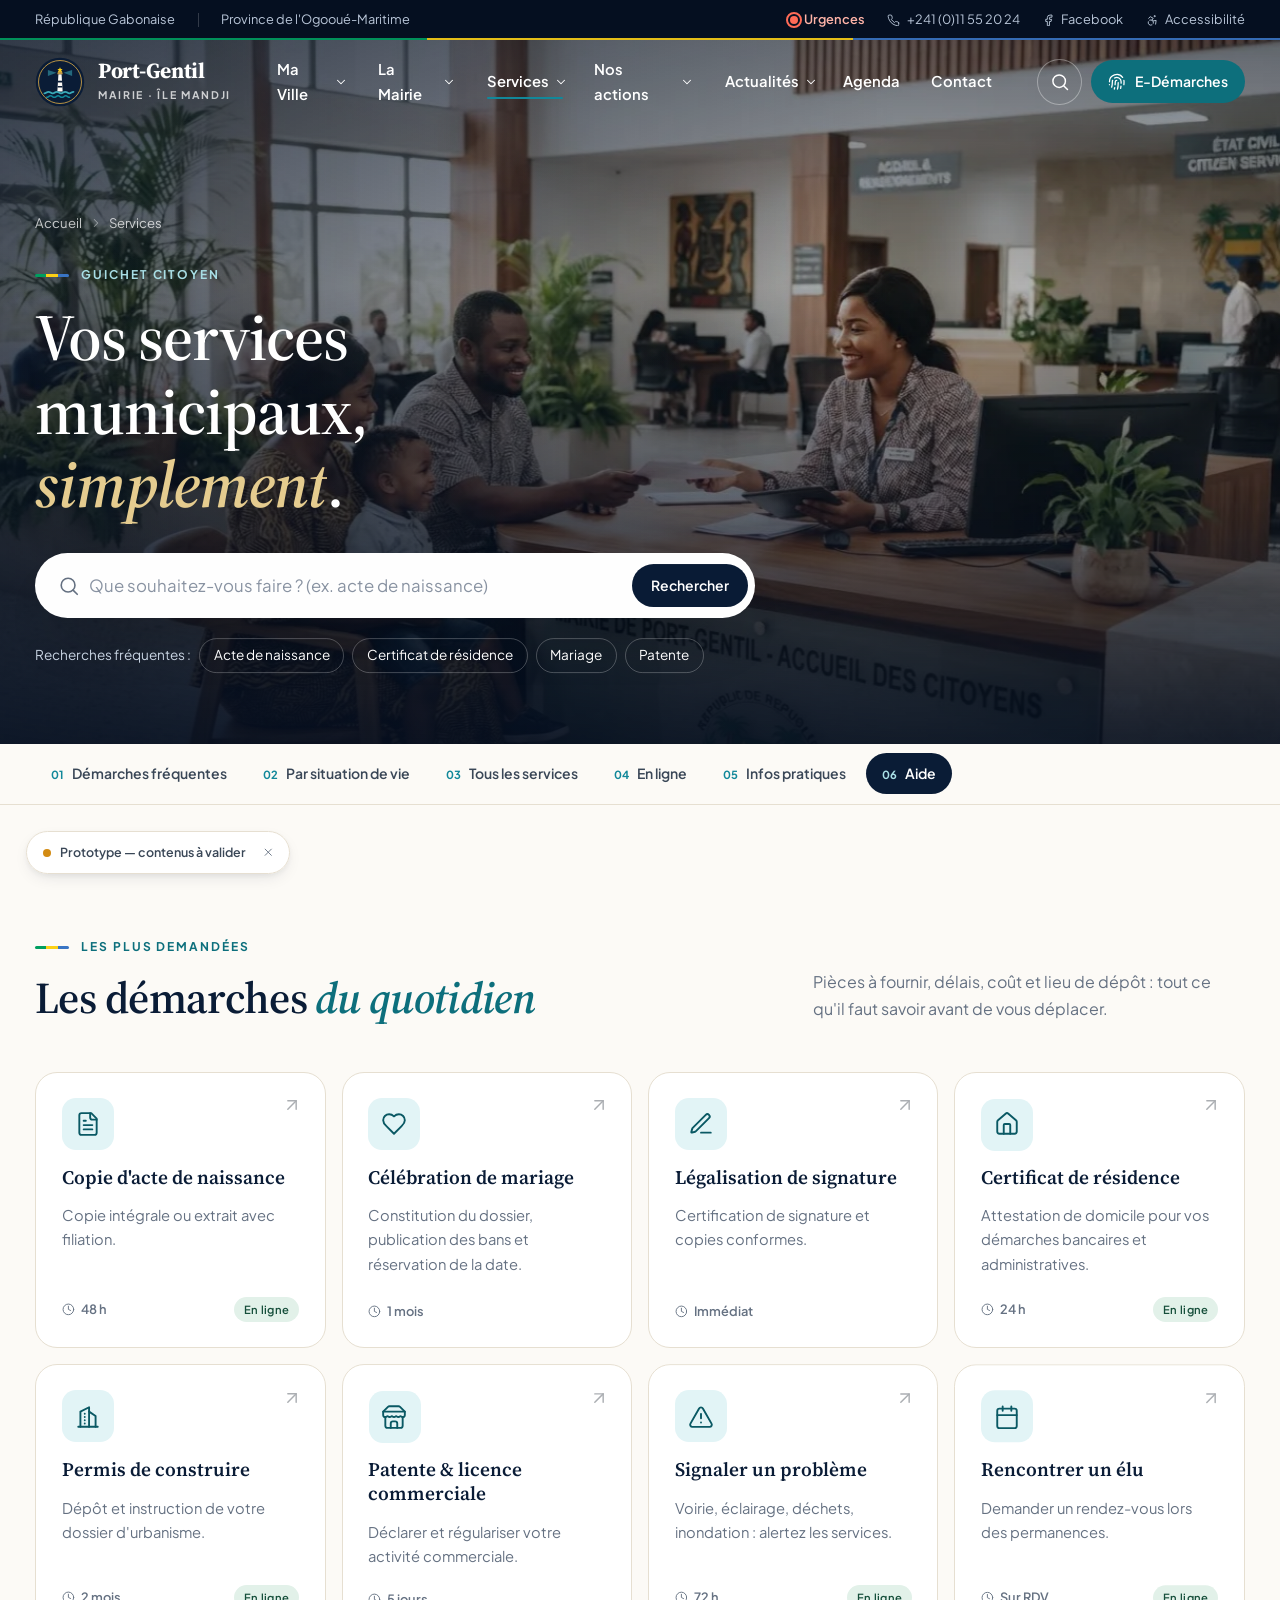
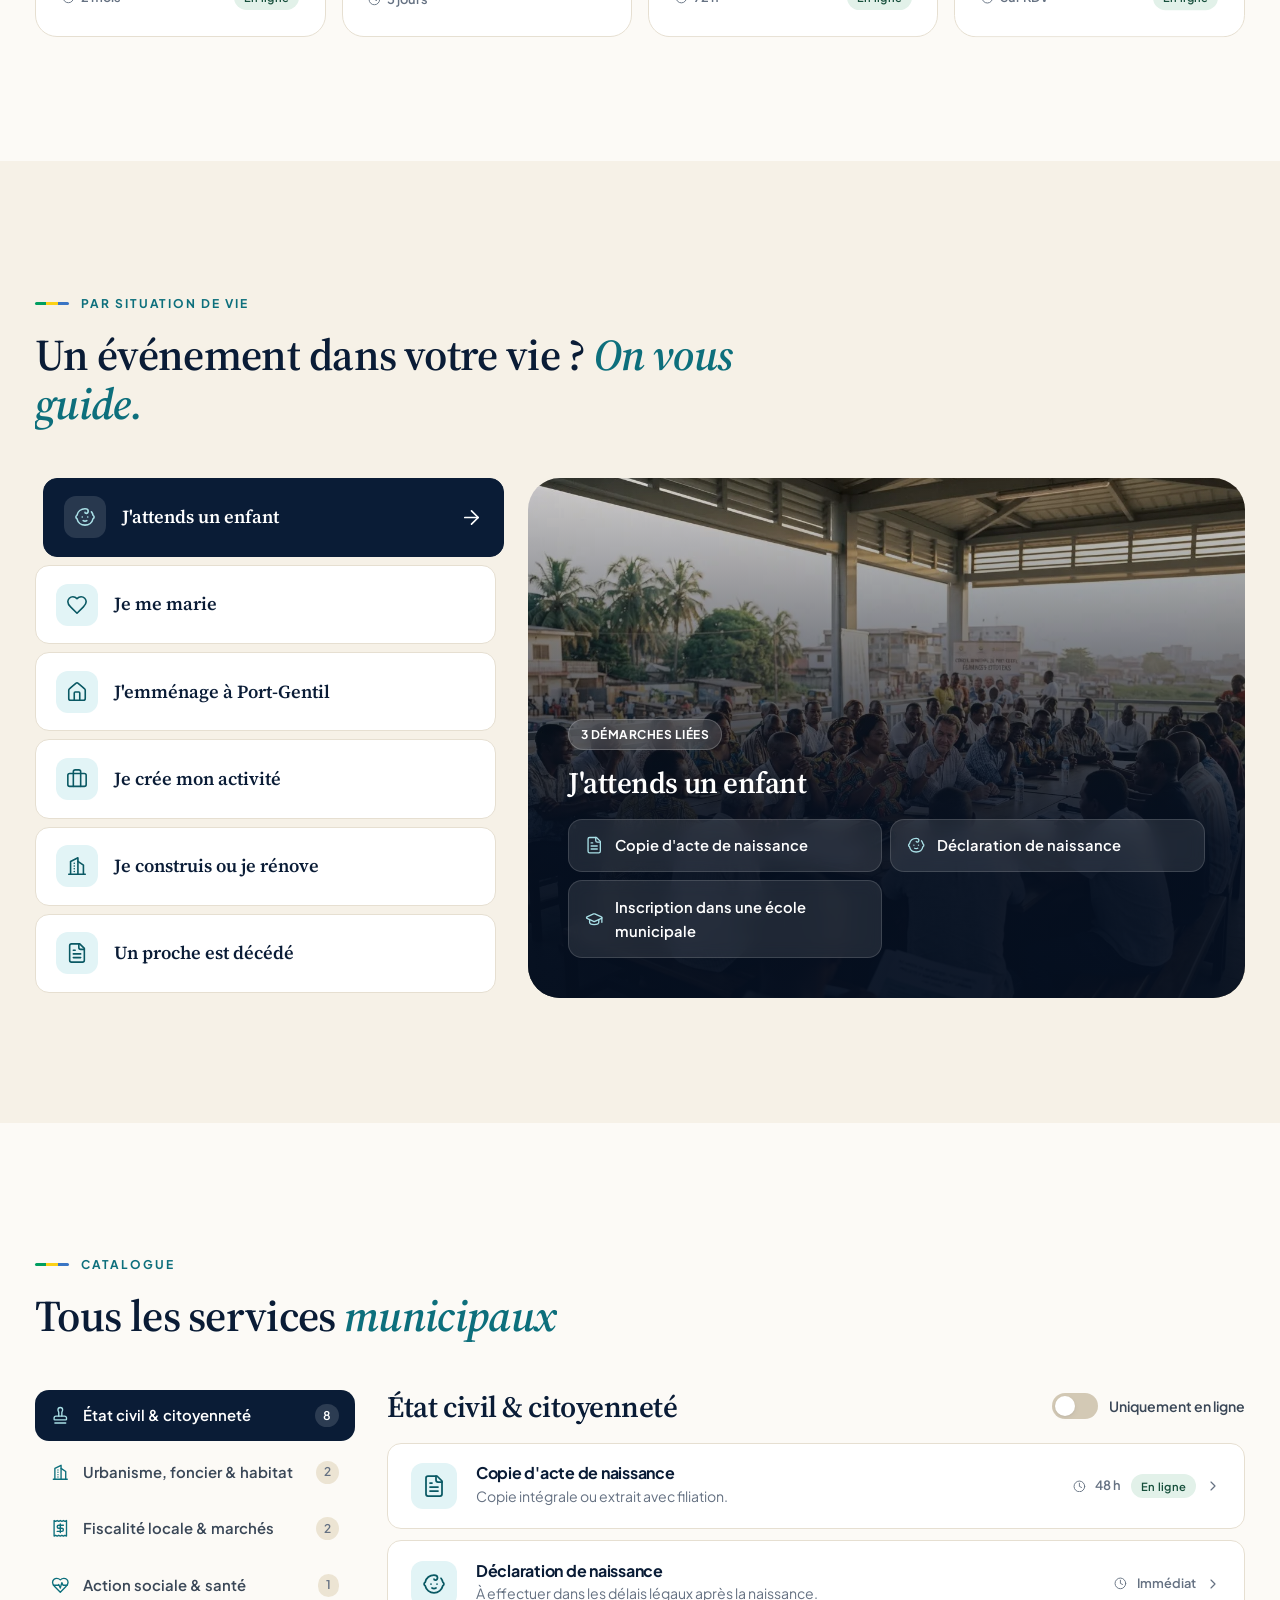
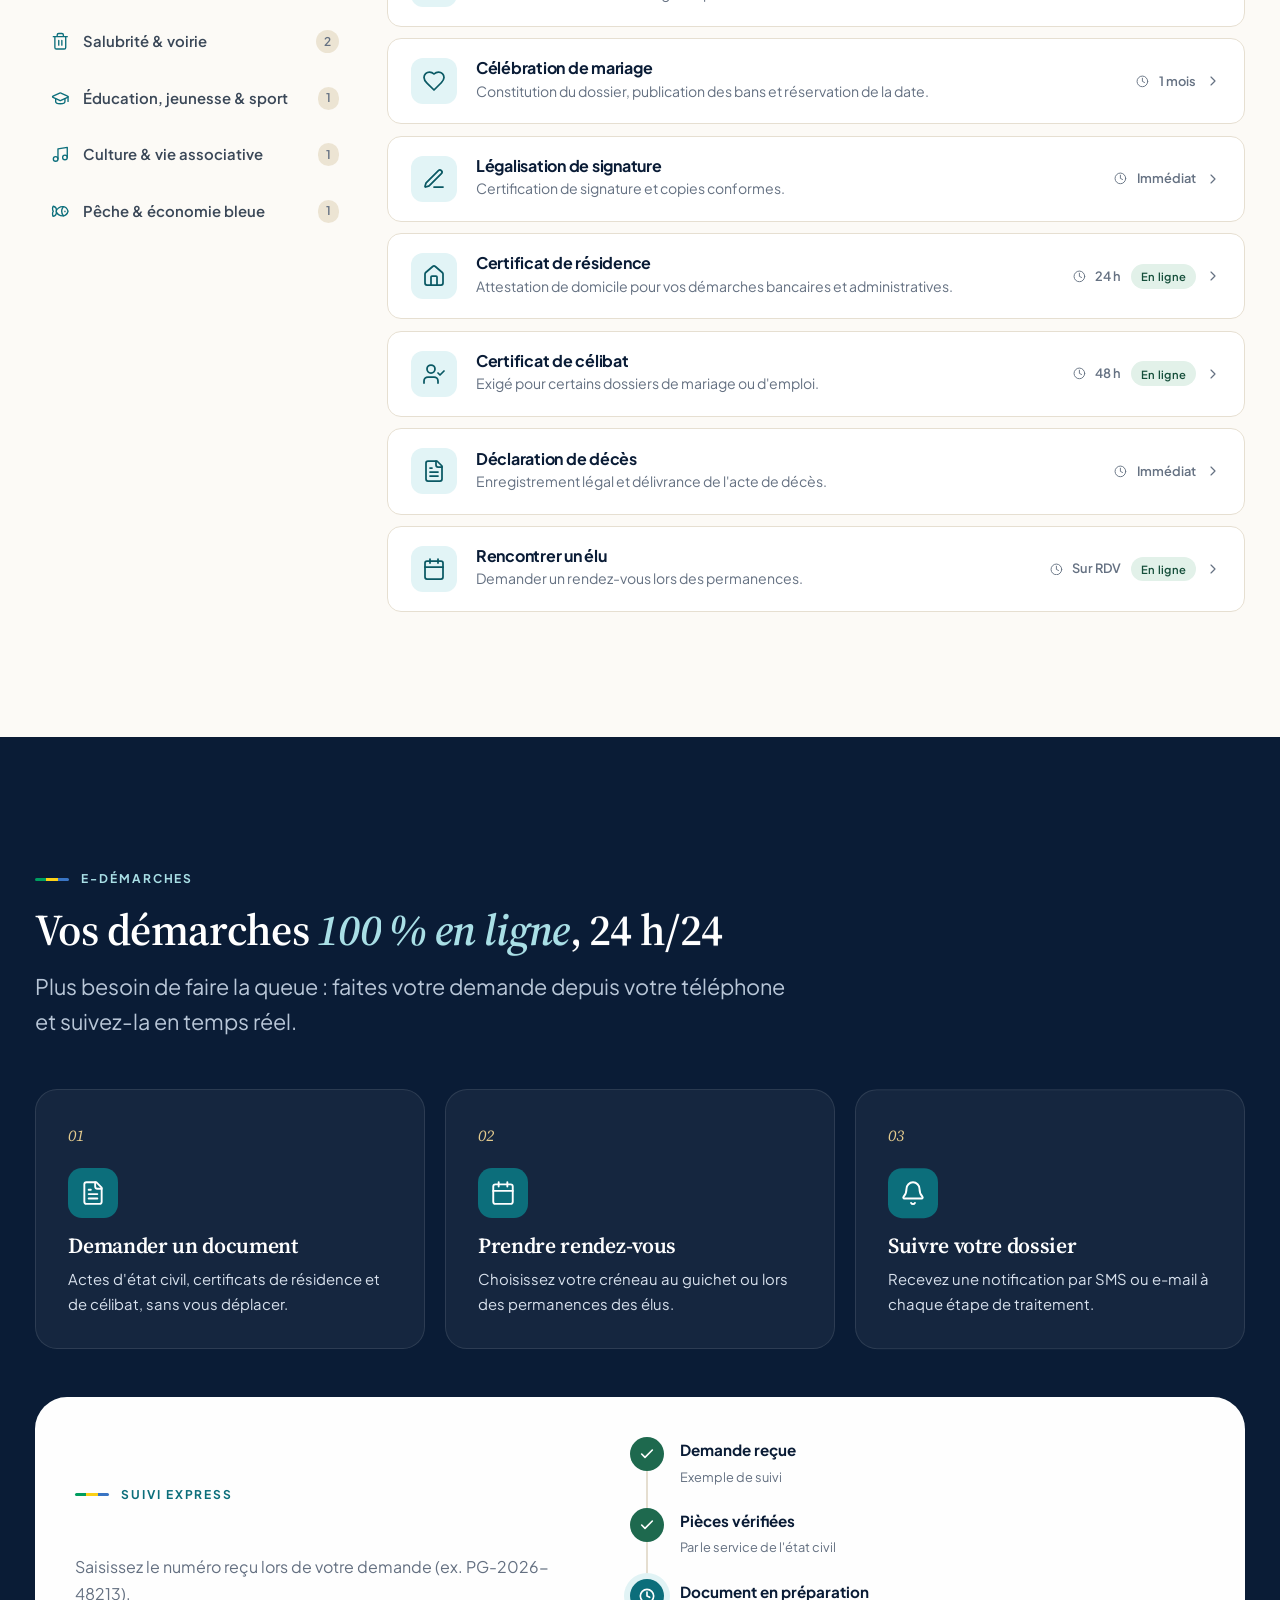
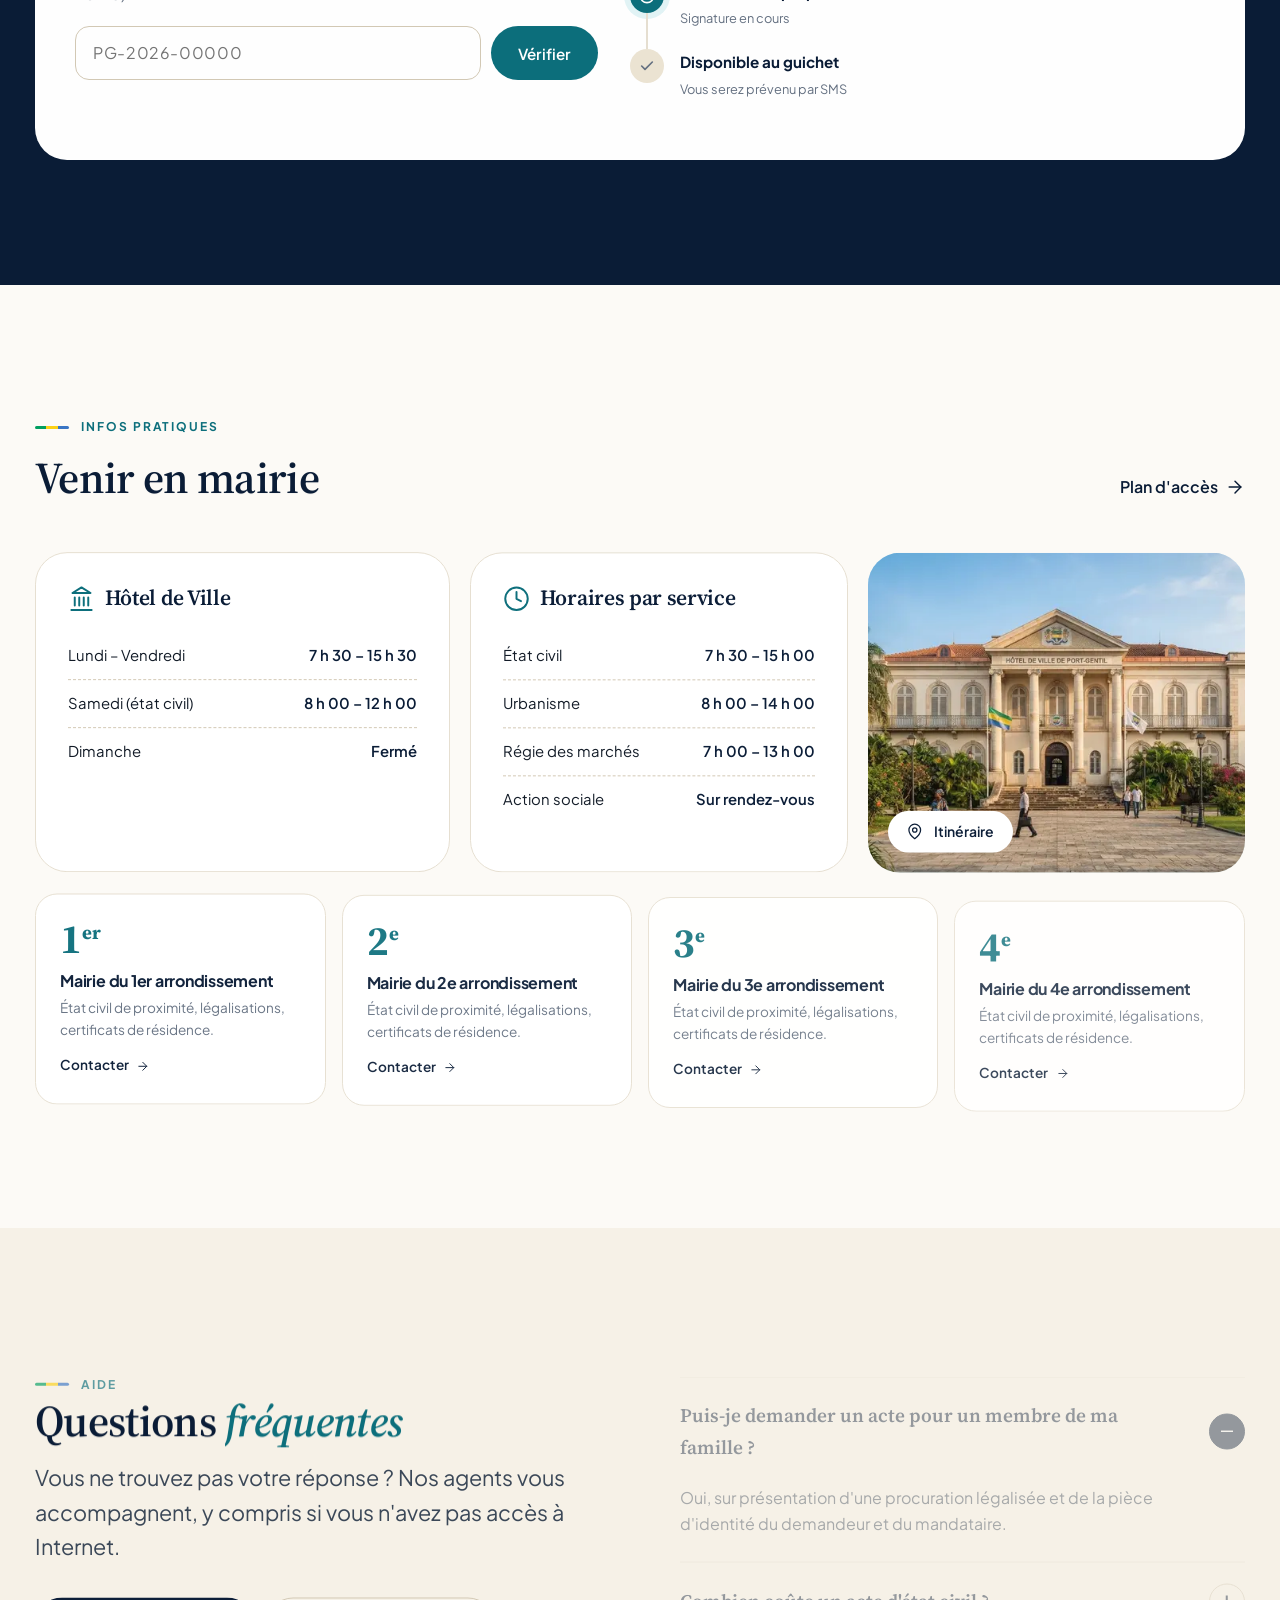
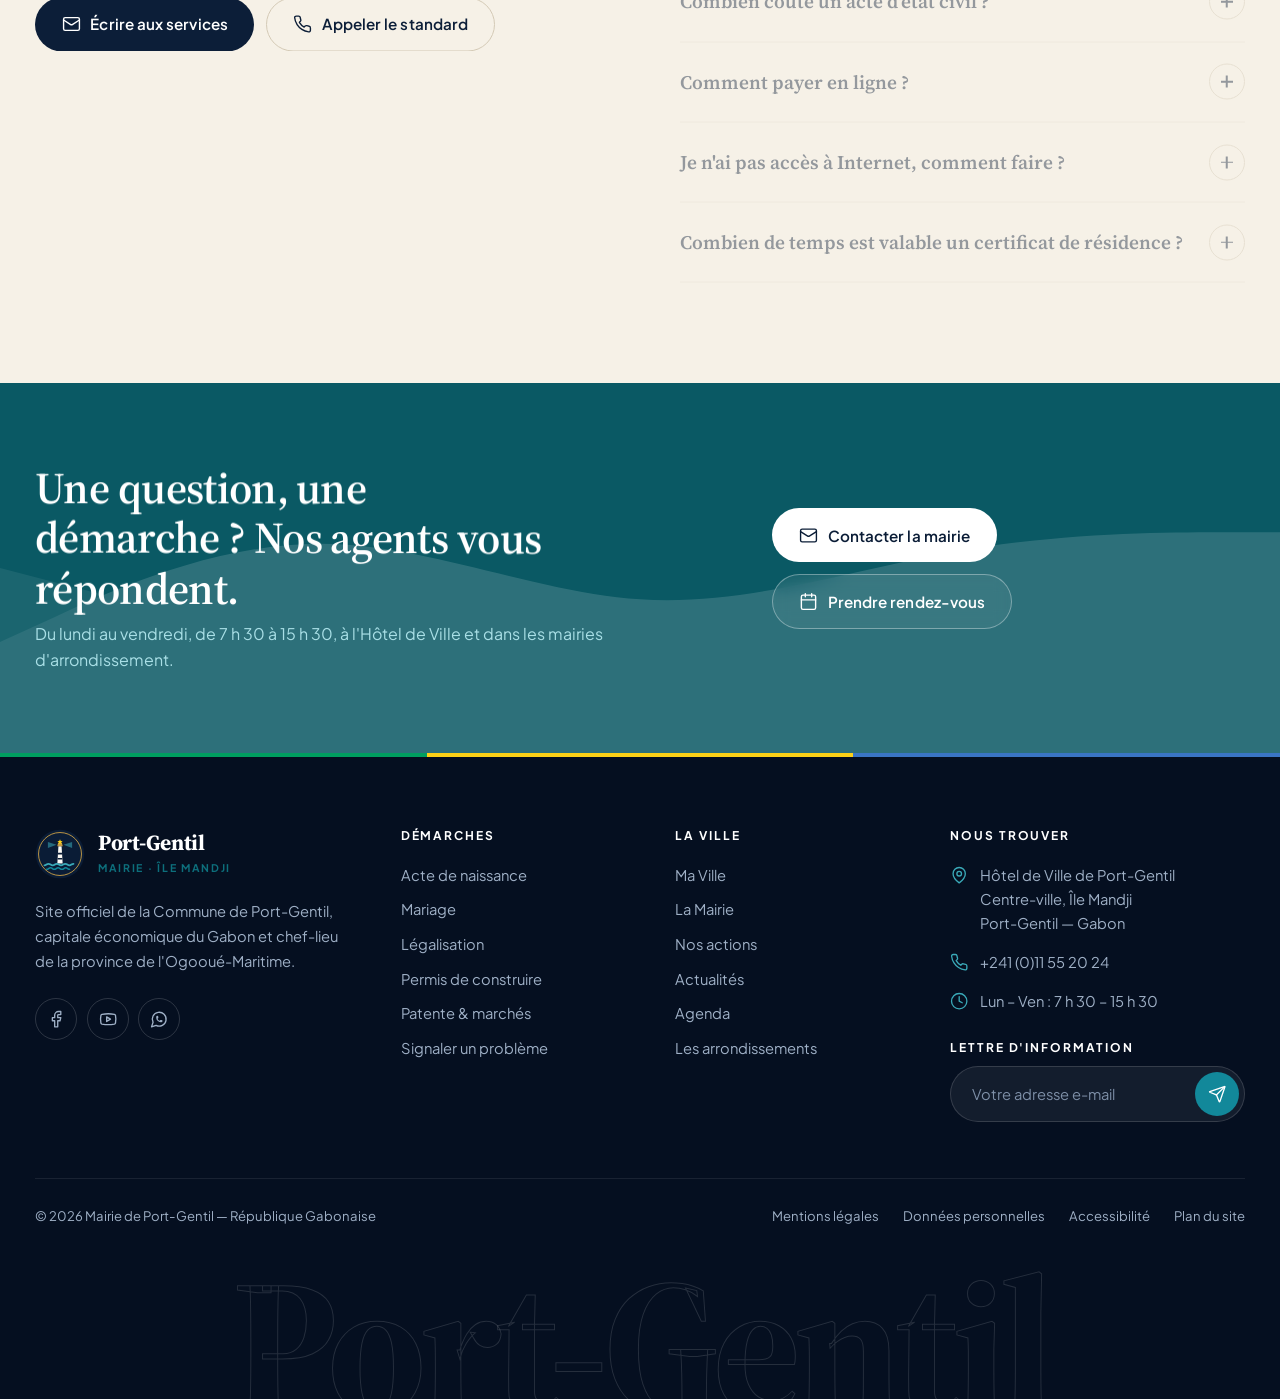
<file: services.html>
<!doctype html>
<html lang="fr">
<head>
  <meta charset="utf-8">
  <meta name="viewport" content="width=device-width, initial-scale=1">
  <title>Services & démarches — Mairie de Port-Gentil</title>
  <meta name="description" content="Toutes les démarches de la Mairie de Port-Gentil : état civil, urbanisme, fiscalité locale, action sociale. Pièces à fournir, délais et demandes en ligne.">
  <meta name="theme-color" content="#0a1c36">
  <link rel="icon" href="assets/img/favicon.svg" type="image/svg+xml">
  <link rel="preconnect" href="https://fonts.googleapis.com">
  <link rel="preconnect" href="https://fonts.gstatic.com" crossorigin>
  <link rel="stylesheet" href="https://fonts.googleapis.com/css2?family=Plus+Jakarta+Sans:wght@400;500;600;700;800&family=Source+Serif+4:ital,opsz,wght@0,8..60,400..700;1,8..60,400..700&display=swap">
  <link rel="stylesheet" href="assets/css/main.css">
  <link rel="stylesheet" href="assets/css/home.css">
  <link rel="stylesheet" href="assets/css/pages.css">
  <script>!function(h){h.classList.add('js');if(!matchMedia('(prefers-reduced-motion: reduce)').matches){h.classList.add('anim');setTimeout(function(){if(!window.PG_READY)h.classList.remove('anim')},3000)}}(document.documentElement)</script>
</head>
<body data-page="services" data-header="transparent">
  <div class="curtain" aria-hidden="true"><svg class="curtain__logo" viewBox="0 0 64 64"><use href="#emblem"/></svg></div>
  <div id="site-top"></div>

  <main id="main">
    <section class="page-hero" data-hero>
      <div class="page-hero__media" data-hero-media><img src="assets/img/guichet-accueil-services.webp" alt=""></div>
      <div class="container page-hero__inner">
        <nav class="breadcrumb" aria-label="Fil d'Ariane" data-hero-item><a href="index.html">Accueil</a><svg class="i"><use href="#i-chevron-right"/></svg><span aria-current="page">Services</span></nav>
        <span class="eyebrow eyebrow--light" data-hero-item>Guichet citoyen</span>
        <h1 data-split style="margin-top:1rem">Vos services municipaux, <em class="accent" style="color:var(--gold-300)">simplement</em>.</h1>
        <form class="page-hero__search" id="svc-search" role="search" data-hero-item>
          <svg class="i"><use href="#i-search"/></svg>
          <input type="search" placeholder="Que souhaitez-vous faire ? (ex. acte de naissance)" aria-label="Rechercher une démarche">
          <button class="btn btn--sm" type="submit">Rechercher</button>
        </form>
        <div class="page-hero__chips" data-hero-item><span>Recherches fréquentes :</span>
          <a href="demarche.html?id=acte-naissance">Acte de naissance</a><a href="demarche.html?id=certificat-residence">Certificat de résidence</a><a href="demarche.html?id=mariage">Mariage</a><a href="demarche.html?id=patente">Patente</a>
        </div>
      </div>
    </section>

    <nav class="subnav" aria-label="Dans cette page">
      <div class="container"><div class="subnav__list">
        <a class="subnav__link" href="#frequentes"><small>01</small>Démarches fréquentes</a>
        <a class="subnav__link" href="#parcours"><small>02</small>Par situation de vie</a>
        <a class="subnav__link" href="#catalogue"><small>03</small>Tous les services</a>
        <a class="subnav__link" href="#en-ligne"><small>04</small>En ligne</a>
        <a class="subnav__link" href="#pratique"><small>05</small>Infos pratiques</a>
        <a class="subnav__link" href="#aide"><small>06</small>Aide</a>
      </div></div>
    </nav>

    <!-- Fréquentes -->
    <section class="section" id="frequentes">
      <div class="container">
        <div class="section-head">
          <div class="section-head__text">
            <span class="eyebrow" data-reveal>Les plus demandées</span>
            <h2 class="h2" data-split>Les démarches <em class="accent">du quotidien</em></h2>
          </div>
          <p class="muted" style="max-width:36ch" data-reveal>Pièces à fournir, délais, coût et lieu de dépôt : tout ce qu'il faut savoir avant de vous déplacer.</p>
        </div>
        <div class="quick-grid" id="freq-grid"></div>
      </div>
    </section>

    <!-- Parcours de vie -->
    <section class="section section--alt" id="parcours">
      <div class="container">
        <div class="section-head">
          <div class="section-head__text">
            <span class="eyebrow" data-reveal>Par situation de vie</span>
            <h2 class="h2" data-split>Un événement dans votre vie ? <em class="accent">On vous guide.</em></h2>
          </div>
        </div>
        <div class="life" data-reveal>
          <div class="life__list" role="tablist" aria-label="Situations de vie" id="life-list"></div>
          <div class="life__panel" id="life-panel" role="tabpanel"></div>
        </div>
      </div>
    </section>

    <!-- Catalogue -->
    <section class="section" id="catalogue">
      <div class="container">
        <div class="section-head">
          <div class="section-head__text">
            <span class="eyebrow" data-reveal>Catalogue</span>
            <h2 class="h2" data-split>Tous les services <em class="accent">municipaux</em></h2>
          </div>
        </div>
        <div class="catalog">
          <div class="catalog__nav" role="tablist" aria-label="Catégories de services" id="cat-nav" data-reveal></div>
          <div data-reveal>
            <div class="catalog__head">
              <h3 id="cat-title">État civil</h3>
              <label class="switch"><input type="checkbox" id="only-online"><span class="switch__track"></span>Uniquement en ligne</label>
            </div>
            <div class="catalog__list" id="cat-list"></div>
          </div>
        </div>
      </div>
    </section>

    <!-- En ligne -->
    <section class="section section--navy" id="en-ligne">
      <div class="container">
        <div class="section-head">
          <div class="section-head__text">
            <span class="eyebrow eyebrow--light" data-reveal>E-Démarches</span>
            <h2 class="h2" data-split>Vos démarches <em class="accent">100 % en ligne</em>, 24 h/24</h2>
            <p class="lead" style="color:#b9c7d8" data-reveal>Plus besoin de faire la queue : faites votre demande depuis votre téléphone et suivez-la en temps réel.</p>
          </div>
        </div>
        <div class="online">
          <div class="online__card" data-reveal><span class="online__num">01</span><svg class="i"><use href="#i-file"/></svg><h3>Demander un document</h3><p>Actes d'état civil, certificats de résidence et de célibat, sans vous déplacer.</p></div>
          <div class="online__card" data-reveal><span class="online__num">02</span><svg class="i"><use href="#i-calendar"/></svg><h3>Prendre rendez-vous</h3><p>Choisissez votre créneau au guichet ou lors des permanences des élus.</p></div>
          <div class="online__card" data-reveal><span class="online__num">03</span><svg class="i"><use href="#i-bell"/></svg><h3>Suivre votre dossier</h3><p>Recevez une notification par SMS ou e-mail à chaque étape de traitement.</p></div>
        </div>
        <div class="tracker" data-reveal>
          <div>
            <span class="eyebrow">Suivi express</span>
            <h3 style="margin-top:.8rem">Où en est mon dossier ?</h3>
            <p class="muted" style="margin-top:.5rem">Saisissez le numéro reçu lors de votre demande (ex. PG-2026-48213).</p>
            <form id="track-form"><input class="input" placeholder="PG-2026-00000" aria-label="Numéro de dossier" required><button class="btn btn--accent" type="submit">Vérifier</button></form>
          </div>
          <div class="timeline-status" id="track-result">
            <div class="ts is-done"><span class="ts__dot"><svg class="i"><use href="#i-check"/></svg></span><div><strong>Demande reçue</strong><span>Exemple de suivi</span></div></div>
            <div class="ts is-done"><span class="ts__dot"><svg class="i"><use href="#i-check"/></svg></span><div><strong>Pièces vérifiées</strong><span>Par le service de l'état civil</span></div></div>
            <div class="ts is-current"><span class="ts__dot"><svg class="i"><use href="#i-clock"/></svg></span><div><strong>Document en préparation</strong><span>Signature en cours</span></div></div>
            <div class="ts"><span class="ts__dot"><svg class="i"><use href="#i-check"/></svg></span><div><strong>Disponible au guichet</strong><span>Vous serez prévenu par SMS</span></div></div>
          </div>
        </div>
      </div>
    </section>

    <!-- Infos pratiques -->
    <section class="section" id="pratique">
      <div class="container">
        <div class="section-head">
          <div class="section-head__text">
            <span class="eyebrow" data-reveal>Infos pratiques</span>
            <h2 class="h2" data-split>Venir en mairie</h2>
          </div>
          <a class="link" href="contact.html#plan" data-reveal>Plan d'accès <svg class="i"><use href="#i-arrow-right"/></svg></a>
        </div>
        <div class="practical" style="margin-bottom:1.25rem">
          <div class="practical__card" data-reveal>
            <h3><svg class="i"><use href="#i-landmark"/></svg>Hôtel de Ville</h3>
            <ul class="hours" id="hours"></ul>
          </div>
          <div class="practical__card" data-reveal>
            <h3><svg class="i"><use href="#i-clock"/></svg>Horaires par service</h3>
            <ul class="hours">
              <li><span>État civil</span><strong>7 h 30 – 15 h 00</strong></li>
              <li><span>Urbanisme</span><strong>8 h 00 – 14 h 00</strong></li>
              <li><span>Régie des marchés</span><strong>7 h 00 – 13 h 00</strong></li>
              <li><span>Action sociale</span><strong>Sur rendez-vous</strong></li>
            </ul>
          </div>
          <div class="practical__map" data-reveal>
            <img src="assets/img/hotel-de-ville-facade-sm.webp" alt="Façade de l'Hôtel de Ville" loading="lazy">
            <a class="btn btn--sm btn--white" href="contact.html#plan"><svg class="i"><use href="#i-map-pin"/></svg>Itinéraire</a>
          </div>
        </div>
        <div class="arr-grid" id="arr-grid"></div>
      </div>
    </section>

    <!-- Aide -->
    <section class="section section--alt" id="aide">
      <div class="container split" style="align-items:start">
        <div>
          <span class="eyebrow" data-reveal>Aide</span>
          <h2 class="h2" data-split style="margin-top:1rem">Questions <em class="accent">fréquentes</em></h2>
          <p class="lead" style="margin-top:1rem" data-reveal>Vous ne trouvez pas votre réponse ? Nos agents vous accompagnent, y compris si vous n'avez pas accès à Internet.</p>
          <div style="display:flex;flex-wrap:wrap;gap:.75rem;margin-top:2rem" data-reveal>
            <a class="btn" href="contact.html"><svg class="i"><use href="#i-mail"/></svg>Écrire aux services</a>
            <a class="btn btn--ghost" href="tel:+24111552024"><svg class="i"><use href="#i-phone"/></svg>Appeler le standard</a>
          </div>
        </div>
        <div class="accordion" data-acc-single id="faq" data-reveal></div>
      </div>
    </section>
  </main>

  <div id="site-bottom"></div>

  <script src="assets/vendor/gsap.min.js"></script>
  <script src="assets/vendor/ScrollTrigger.min.js"></script>
  <script src="assets/vendor/lenis.min.js"></script>
  <script src="assets/js/icons.js"></script>
  <script src="assets/js/data.js"></script>
  <script src="assets/js/layout.js"></script>
  <script src="assets/js/pages/services.js"></script>
  <script src="assets/js/anim.js"></script>
</body>
</html>
</file>
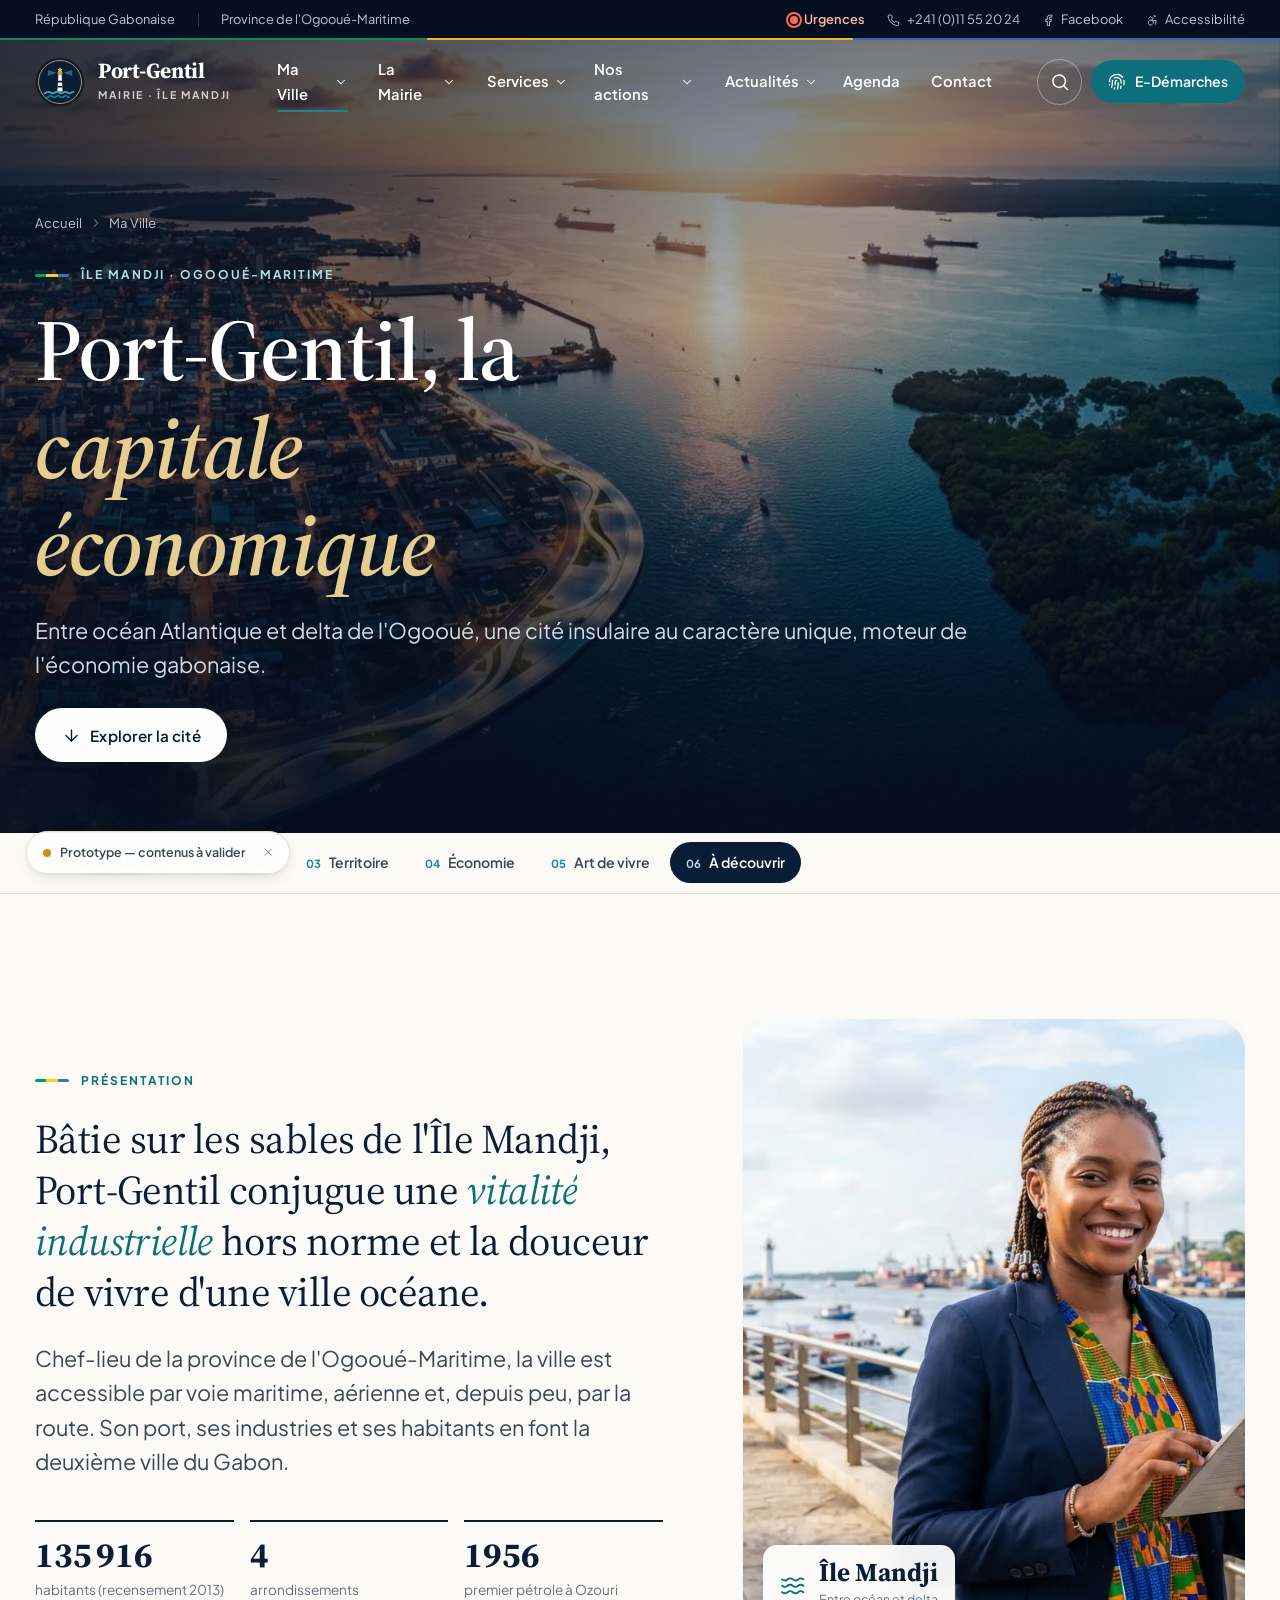
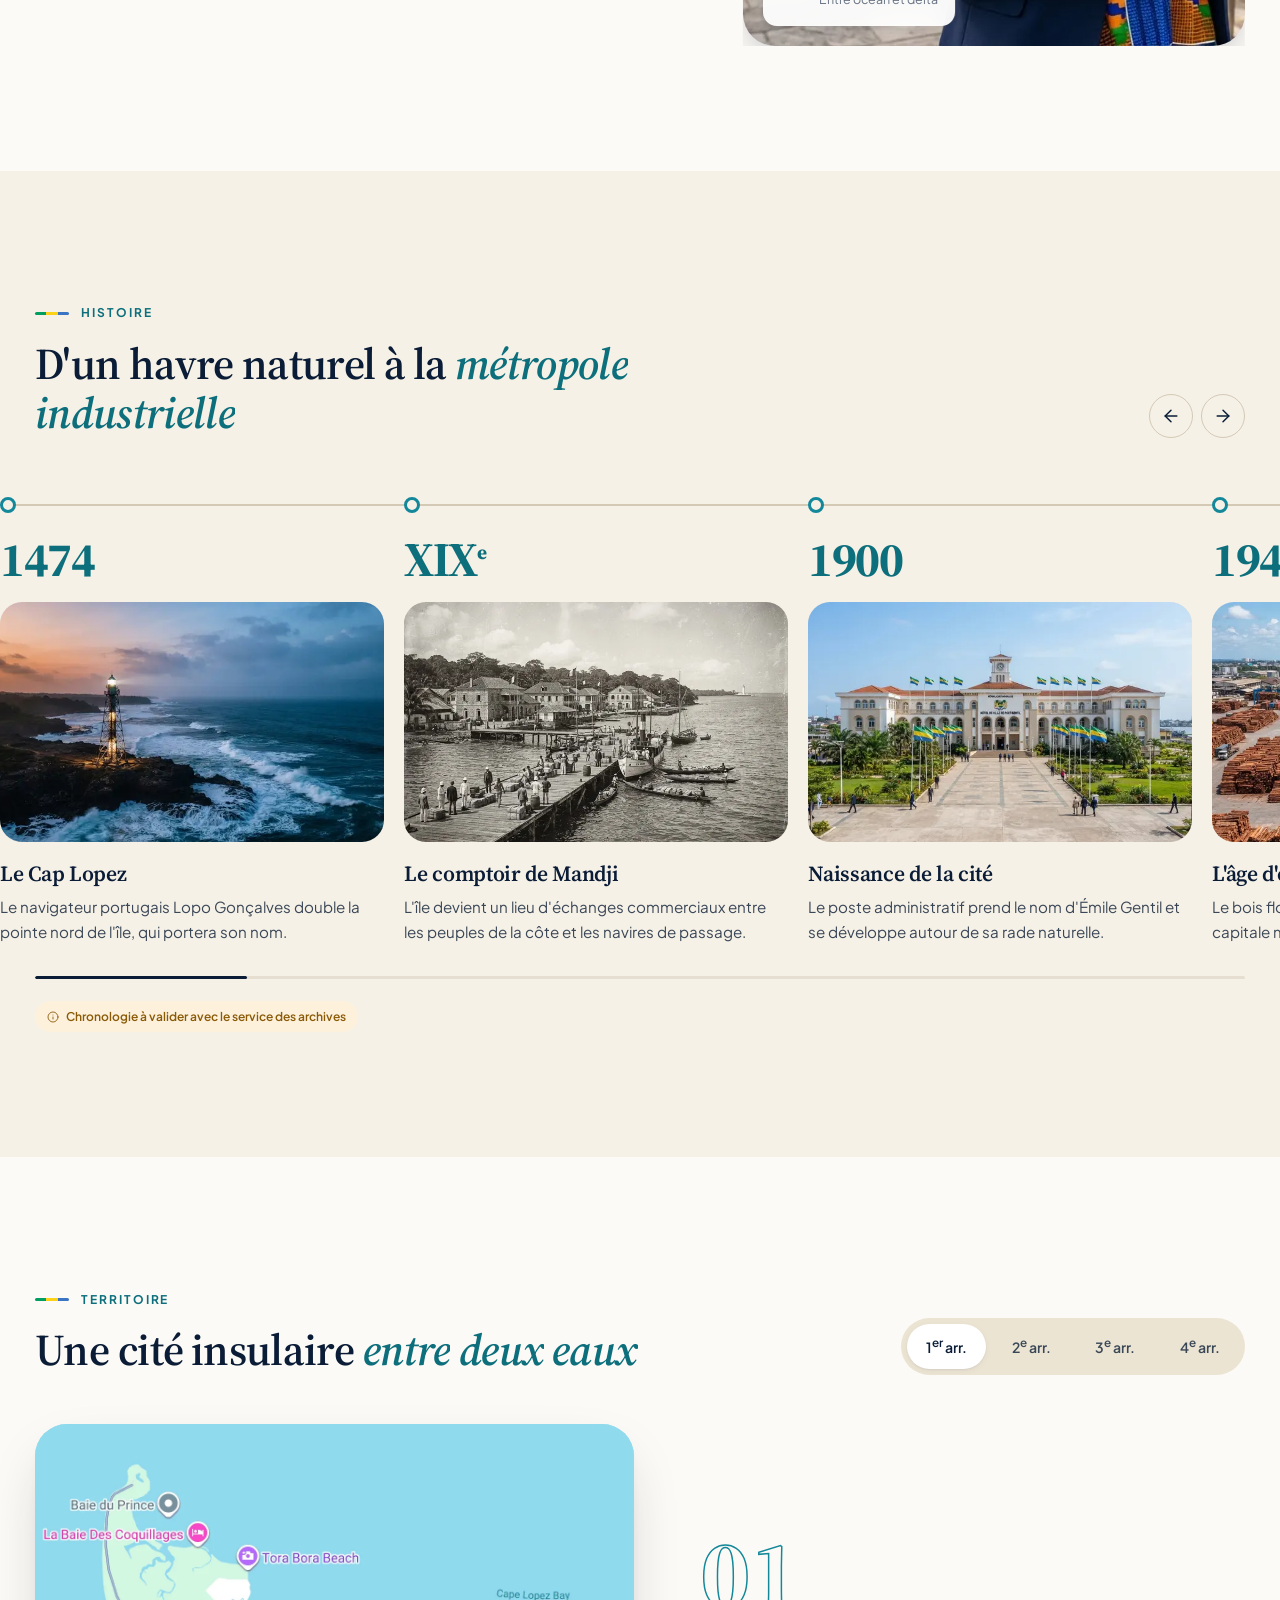
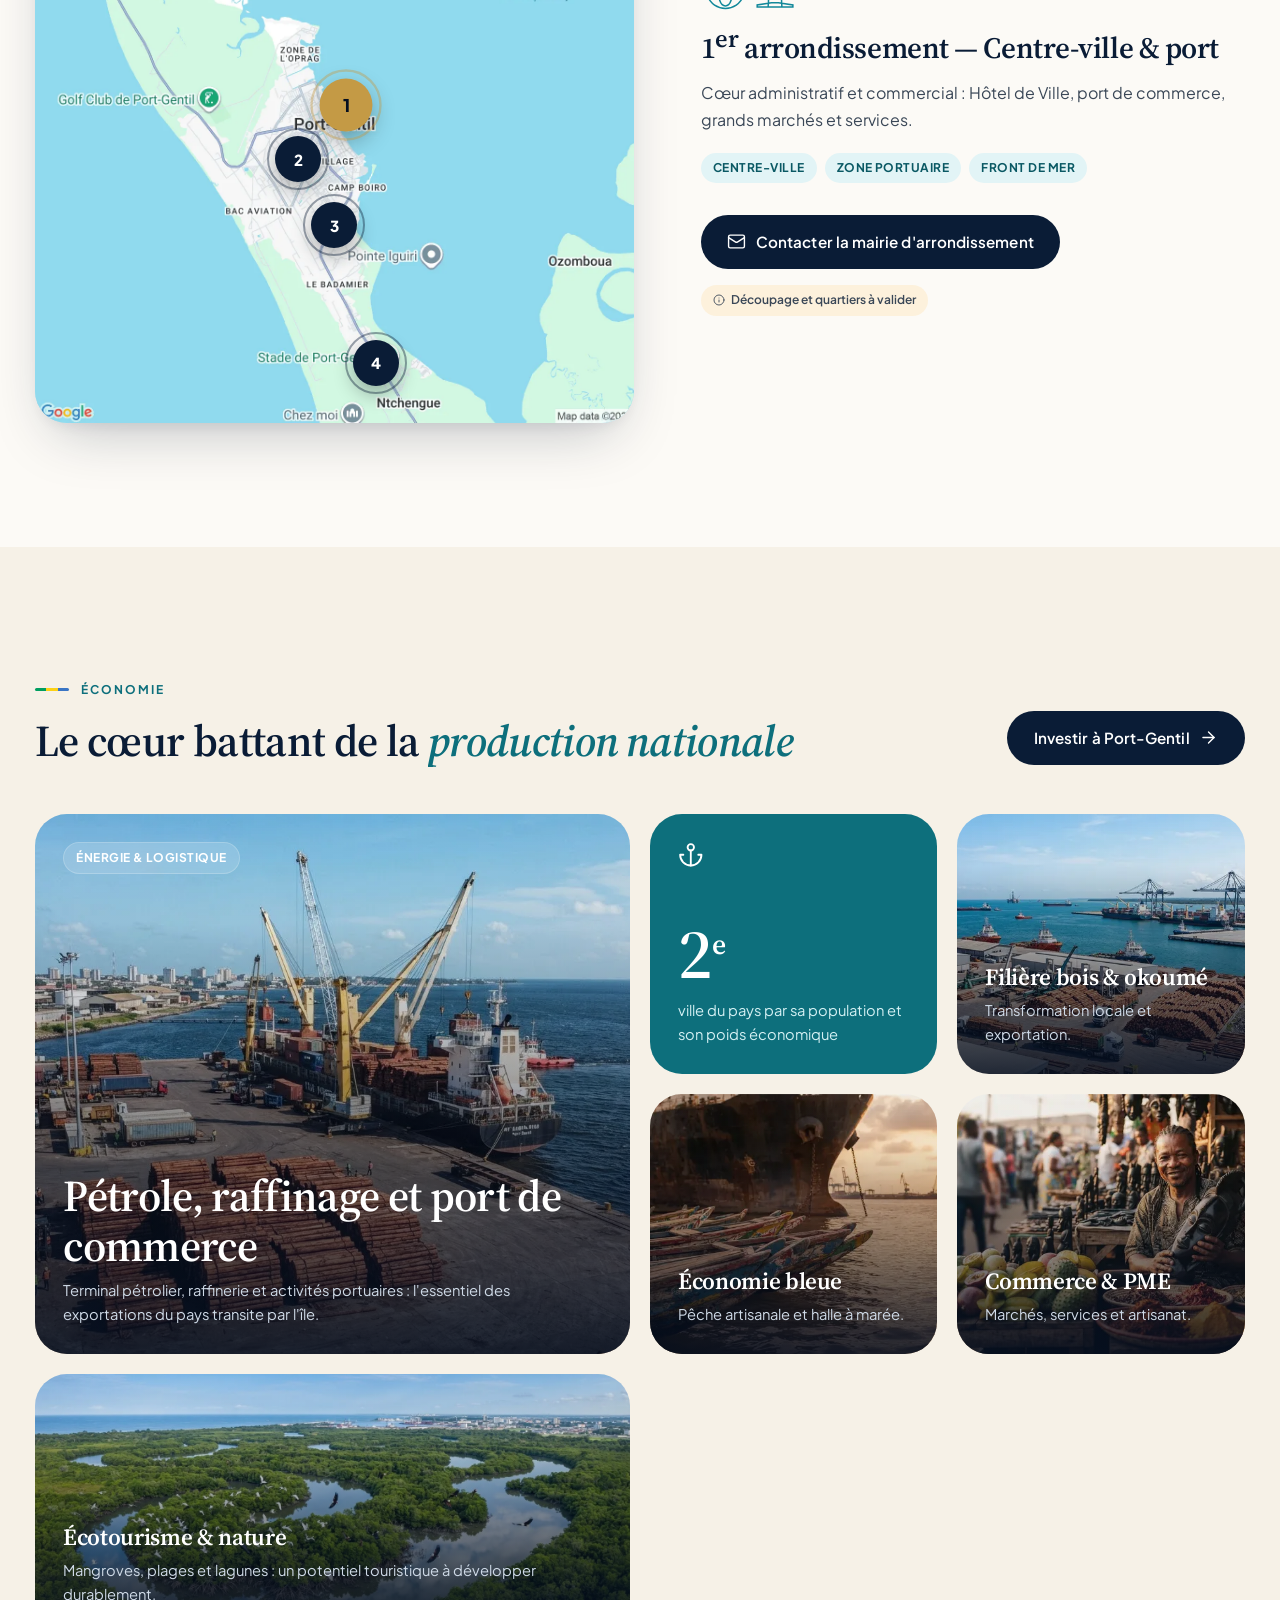
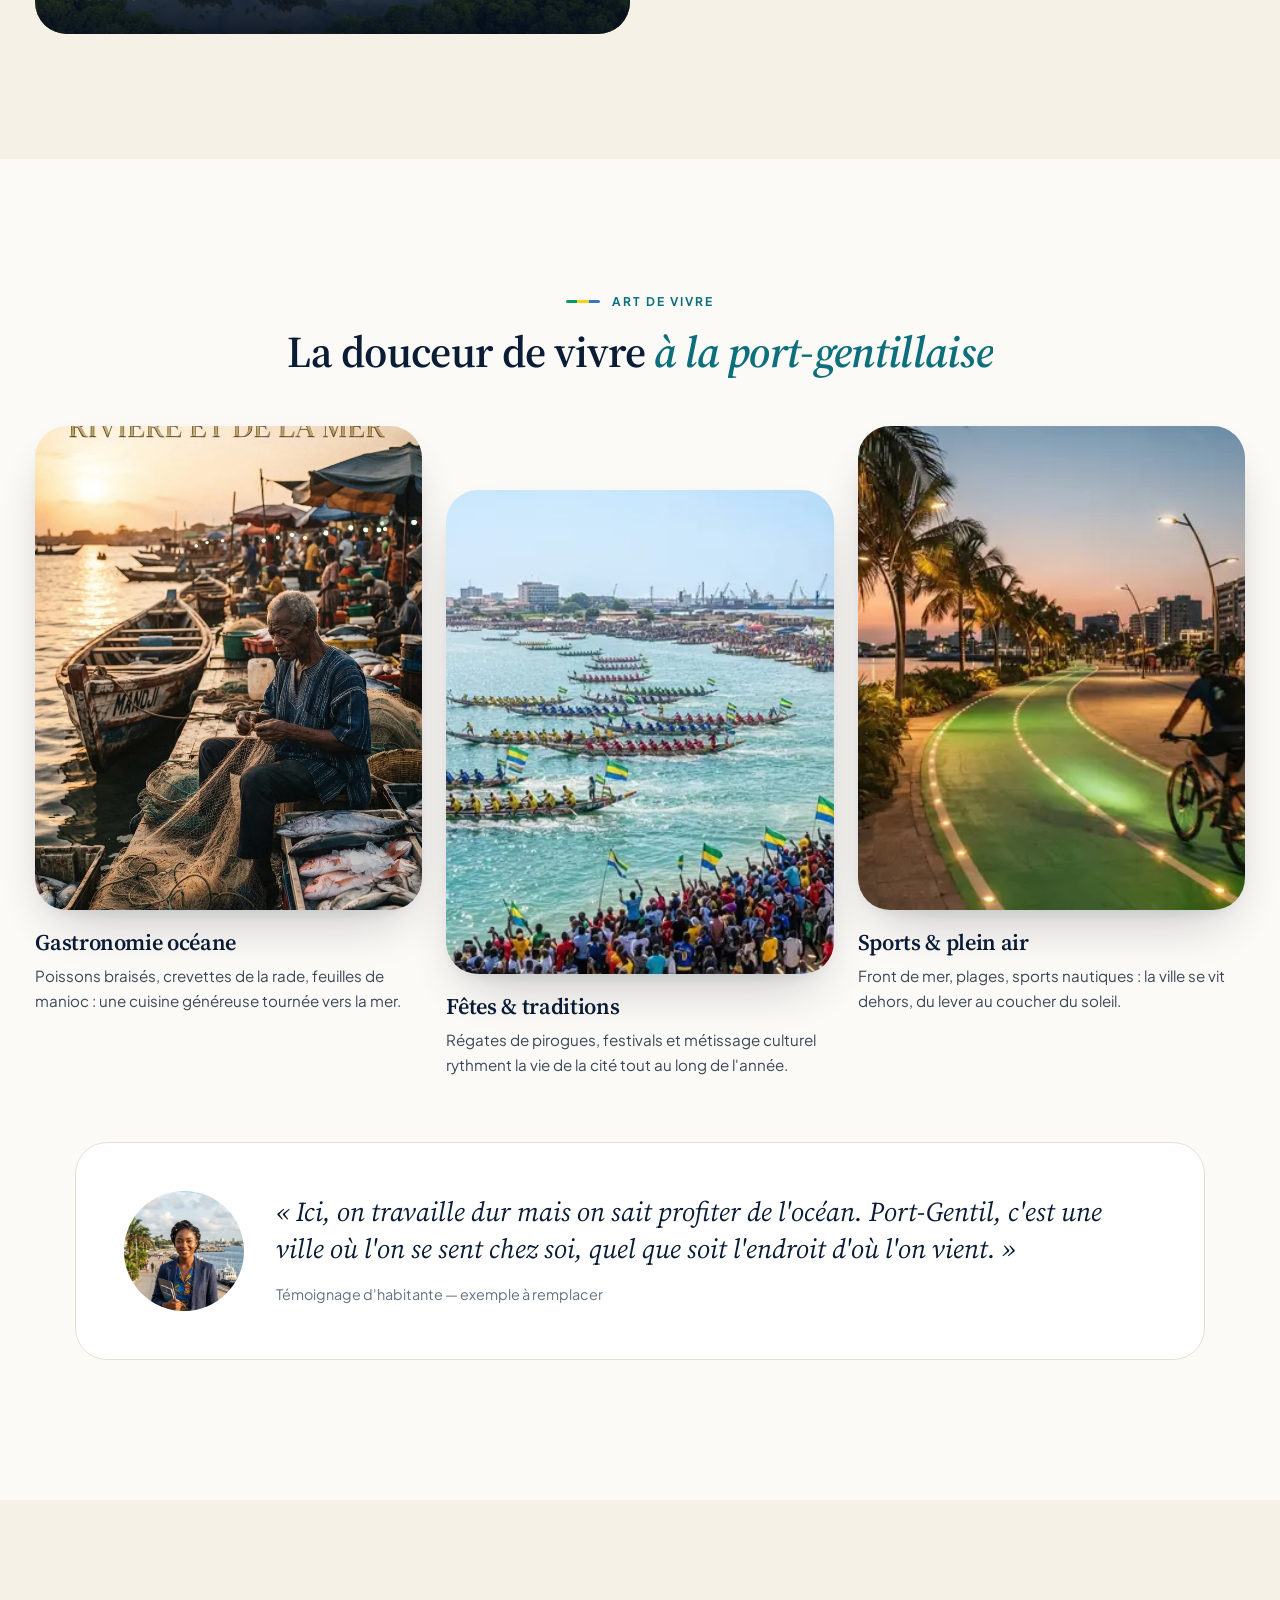
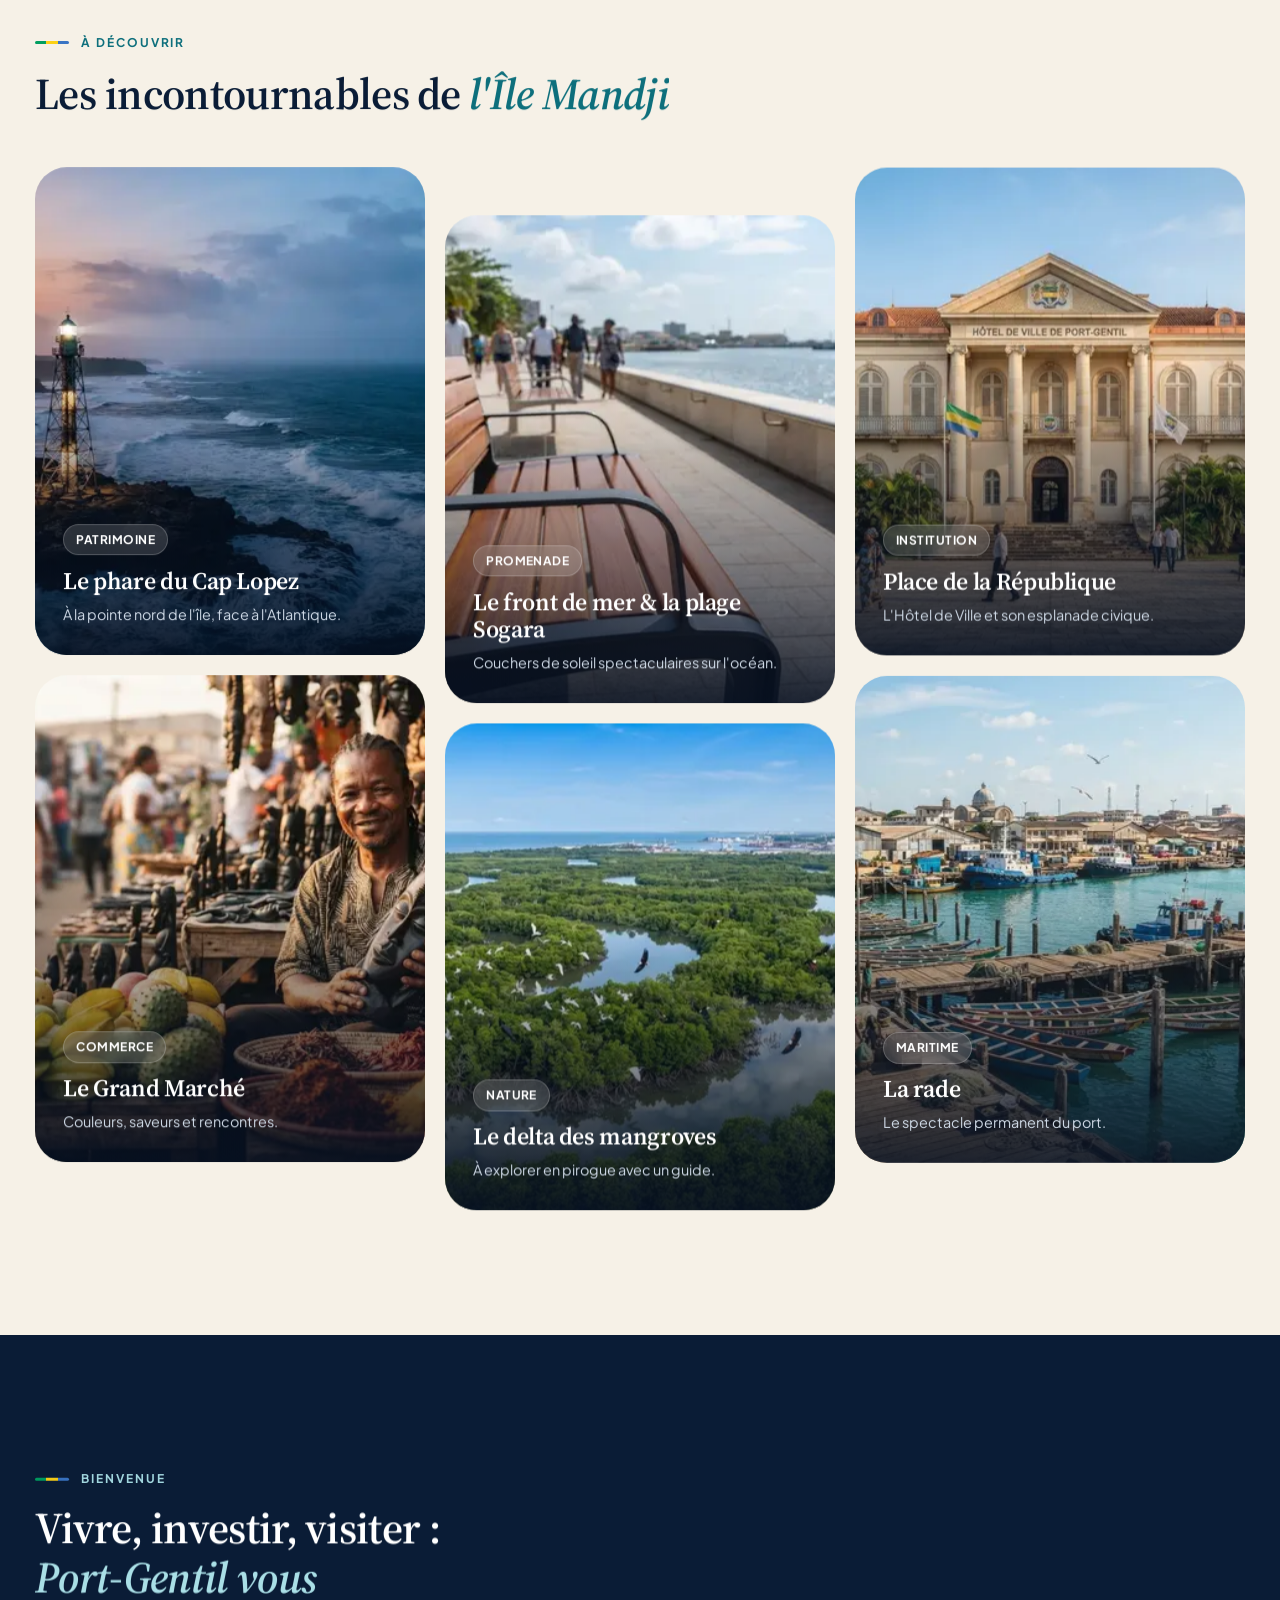
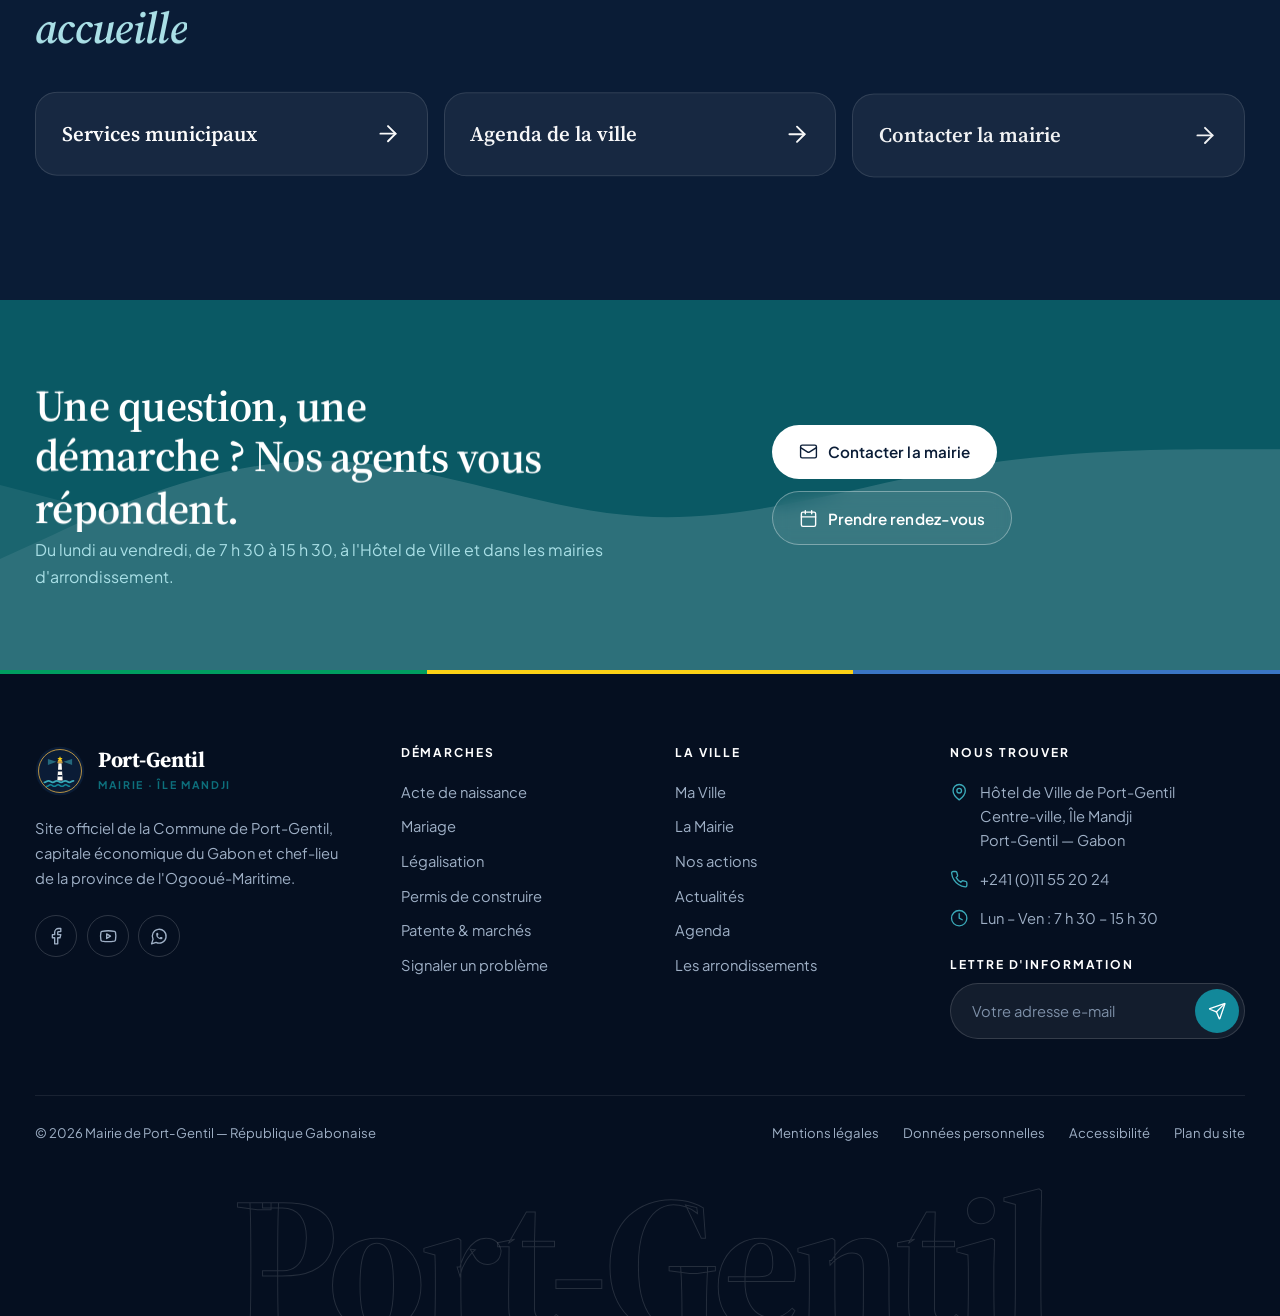
<file: ville.html>
<!doctype html>
<html lang="fr">
<head>
  <meta charset="utf-8">
  <meta name="viewport" content="width=device-width, initial-scale=1">
  <title>Ma Ville — Port-Gentil, capitale économique du Gabon</title>
  <meta name="description" content="Histoire, territoire, économie, art de vivre et sites incontournables de Port-Gentil, sur l'Île Mandji.">
  <meta name="theme-color" content="#0a1c36">
  <link rel="icon" href="assets/img/favicon.svg" type="image/svg+xml">
  <link rel="preconnect" href="https://fonts.googleapis.com">
  <link rel="preconnect" href="https://fonts.gstatic.com" crossorigin>
  <link rel="stylesheet" href="https://fonts.googleapis.com/css2?family=Plus+Jakarta+Sans:wght@400;500;600;700;800&family=Source+Serif+4:ital,opsz,wght@0,8..60,400..700;1,8..60,400..700&display=swap">
  <link rel="stylesheet" href="assets/css/main.css">
  <link rel="stylesheet" href="assets/css/home.css">
  <link rel="stylesheet" href="assets/css/pages.css">
  <script>!function(h){h.classList.add('js');if(!matchMedia('(prefers-reduced-motion: reduce)').matches){h.classList.add('anim');setTimeout(function(){if(!window.PG_READY)h.classList.remove('anim')},3000)}}(document.documentElement)</script>
</head>
<body data-page="ville" data-header="transparent">
  <div class="curtain" aria-hidden="true"><svg class="curtain__logo" viewBox="0 0 64 64"><use href="#emblem"/></svg></div>
  <div id="site-top"></div>

  <main id="main">
    <section class="page-hero" data-hero style="min-height:max(88svh,620px)">
      <div class="page-hero__media" data-hero-media><img src="assets/img/vue-aerienne-nuit.webp" alt="Vue aérienne de Port-Gentil illuminée au crépuscule"></div>
      <div class="container page-hero__inner">
        <nav class="breadcrumb" aria-label="Fil d'Ariane" data-hero-item><a href="index.html">Accueil</a><svg class="i"><use href="#i-chevron-right"/></svg><span aria-current="page">Ma Ville</span></nav>
        <span class="eyebrow eyebrow--light" data-hero-item>Île Mandji · Ogooué-Maritime</span>
        <h1 data-split style="margin-top:1rem;font-size:var(--fs-4xl);max-width:14ch">Port-Gentil, la <em class="accent" style="color:var(--gold-300)">capitale économique</em></h1>
        <p class="lead" data-hero-item>Entre océan Atlantique et delta de l'Ogooué, une cité insulaire au caractère unique, moteur de l'économie gabonaise.</p>
        <div class="page-hero__meta" data-hero-item><a class="btn btn--white" href="#presentation" data-magnetic><svg class="i"><use href="#i-arrow-down"/></svg>Explorer la cité</a></div>
      </div>
    </section>

    <nav class="subnav" aria-label="Dans cette page">
      <div class="container"><div class="subnav__list">
        <a class="subnav__link" href="#presentation"><small>01</small>Présentation</a>
        <a class="subnav__link" href="#histoire"><small>02</small>Histoire</a>
        <a class="subnav__link" href="#territoire"><small>03</small>Territoire</a>
        <a class="subnav__link" href="#economie"><small>04</small>Économie</a>
        <a class="subnav__link" href="#culture"><small>05</small>Art de vivre</a>
        <a class="subnav__link" href="#decouvrir"><small>06</small>À découvrir</a>
      </div></div>
    </nav>

    <!-- Présentation -->
    <section class="section" id="presentation">
      <div class="container split split--wide-left">
        <div>
          <span class="eyebrow" data-reveal>Présentation</span>
          <p class="intro-big" data-split style="margin-top:1.5rem">Bâtie sur les sables de l'Île Mandji, Port-Gentil conjugue une <em>vitalité industrielle</em> hors norme et la douceur de vivre d'une ville océane.</p>
          <p class="lead" style="margin-top:1.5rem" data-reveal>Chef-lieu de la province de l'Ogooué-Maritime, la ville est accessible par voie maritime, aérienne et, depuis peu, par la route. Son port, ses industries et ses habitants en font la deuxième ville du Gabon.</p>
          <div class="keyfacts" data-reveal>
            <div><strong data-count="136000">136 000</strong><span>habitants (recensement 2013)</span></div>
            <div><strong data-count="4">4</strong><span>arrondissements</span></div>
            <div><strong>1956</strong><span>premier pétrole à Ozouri</span></div>
          </div>
        </div>
        <div class="media-frame" data-reveal="clip">
          <img src="assets/img/agente-front-de-mer.webp" alt="Habitante sur le front de mer de Port-Gentil" loading="lazy">
          <div class="media-badge"><svg class="i i--lg" style="color:var(--ocean-600)"><use href="#i-waves"/></svg><div><strong>Île Mandji</strong><span>Entre océan et delta</span></div></div>
        </div>
      </div>
    </section>

    <!-- Histoire -->
    <section class="section section--alt" id="histoire">
      <div class="container">
        <div class="section-head">
          <div class="section-head__text">
            <span class="eyebrow" data-reveal>Histoire</span>
            <h2 class="h2" data-split>D'un havre naturel à la <em class="accent">métropole industrielle</em></h2>
          </div>
          <div class="history__controls" data-reveal>
            <button class="icon-btn" type="button" data-hist="-1" aria-label="Période précédente"><svg class="i"><use href="#i-arrow-left"/></svg></button>
            <button class="icon-btn" type="button" data-hist="1" aria-label="Période suivante"><svg class="i"><use href="#i-arrow-right"/></svg></button>
          </div>
        </div>
        <div class="history__track" id="history-track" data-lenis-prevent-wheel>
          <article class="era" data-reveal><div class="era__year">1474</div><div class="era__media"><img src="assets/img/phare-cap-lopez-sm.webp" alt="" loading="lazy"></div><h3>Le Cap Lopez</h3><p>Le navigateur portugais Lopo Gonçalves double la pointe nord de l'île, qui portera son nom.</p></article>
          <article class="era" data-reveal><div class="era__year">XIX<sup style="font-size:.4em">e</sup></div><div class="era__media"><img src="assets/img/histoire-comptoir-mandji-sm.webp" alt="" loading="lazy"></div><h3>Le comptoir de Mandji</h3><p>L'île devient un lieu d'échanges commerciaux entre les peuples de la côte et les navires de passage.</p></article>
          <article class="era" data-reveal><div class="era__year">1900</div><div class="era__media"><img src="assets/img/hotel-de-ville-drapeaux-sm.webp" alt="" loading="lazy"></div><h3>Naissance de la cité</h3><p>Le poste administratif prend le nom d'Émile Gentil et se développe autour de sa rade naturelle.</p></article>
          <article class="era" data-reveal><div class="era__year">1945</div><div class="era__media"><img src="assets/img/port-grumes-okoume-sm.webp" alt="" loading="lazy"></div><h3>L'âge d'or de l'okoumé</h3><p>Le bois flotté sur l'Ogooué fait de Port-Gentil la capitale mondiale du contreplaqué d'okoumé.</p></article>
          <article class="era" data-reveal><div class="era__year">1956</div><div class="era__media"><img src="assets/img/port-industriel-sm.webp" alt="" loading="lazy"></div><h3>L'épopée pétrolière</h3><p>La découverte du pétrole à Ozouri transforme durablement la ville et l'économie du pays.</p></article>
          <article class="era" data-reveal><div class="era__year">2026</div><div class="era__media"><img src="assets/img/apres-front-de-mer-sm.webp" alt="" loading="lazy"></div><h3>Métropole bleue</h3><p>Diversification, économie bleue, écotourisme : Port-Gentil prépare l'après-pétrole.</p></article>
        </div>
        <div class="history__bar" aria-hidden="true"><span id="history-bar"></span></div>
        <p class="note-provisoire"><svg class="i i--sm"><use href="#i-info"/></svg>Chronologie à valider avec le service des archives</p>
      </div>
    </section>

    <!-- Territoire -->
    <section class="section" id="territoire">
      <div class="container">
        <div class="section-head">
          <div class="section-head__text">
            <span class="eyebrow" data-reveal>Territoire</span>
            <h2 class="h2" data-split>Une cité insulaire <em class="accent">entre deux eaux</em></h2>
          </div>
          <div class="tabs" role="tablist" aria-label="Arrondissements" id="arr-tabs" data-reveal></div>
        </div>
        <div class="territory">
          <div class="terr-map" data-reveal="scale">
            <img src="assets/img/carte-ile-mandji.webp" alt="Carte de l'Île Mandji et de la ville de Port-Gentil" loading="lazy">
            <div id="hotspots"></div>
          </div>
          <div class="terr-panel" id="terr-panel" aria-live="polite"></div>
        </div>
      </div>
    </section>

    <!-- Économie -->
    <section class="section section--alt" id="economie">
      <div class="container">
        <div class="section-head">
          <div class="section-head__text">
            <span class="eyebrow" data-reveal>Économie</span>
            <h2 class="h2" data-split>Le cœur battant de la <em class="accent">production nationale</em></h2>
          </div>
          <a class="btn" href="contact.html" data-reveal>Investir à Port-Gentil<svg class="i i--arrow"><use href="#i-arrow-right"/></svg></a>
        </div>
        <div class="bento">
          <article class="bento__item bento__item--big" data-reveal><img src="assets/img/port-industriel.webp" alt="" loading="lazy"><span class="tag tag--glass" style="width:fit-content;margin-bottom:auto">Énergie & logistique</span><h3>Pétrole, raffinage et port de commerce</h3><p>Terminal pétrolier, raffinerie et activités portuaires : l'essentiel des exportations du pays transite par l'île.</p></article>
          <article class="bento__item bento__item--stat" data-reveal><svg class="i i--lg"><use href="#i-anchor"/></svg><div><div class="bento__stat"><span data-count="2">2</span><sup style="font-size:.4em">e</sup></div><p style="color:#d4f0f3">ville du pays par sa population et son poids économique</p></div></article>
          <article class="bento__item" data-reveal><img src="assets/img/terminal-bois-logistique-sm.webp" alt="" loading="lazy"><h3>Filière bois & okoumé</h3><p>Transformation locale et exportation.</p></article>
          <article class="bento__item" data-reveal><img src="assets/img/pirogues-port-peche-sm.webp" alt="" loading="lazy"><h3>Économie bleue</h3><p>Pêche artisanale et halle à marée.</p></article>
          <article class="bento__item" data-reveal><img src="assets/img/marche-local-sm.webp" alt="" loading="lazy"><h3>Commerce & PME</h3><p>Marchés, services et artisanat.</p></article>
          <article class="bento__item bento__item--wide" data-reveal><img src="assets/img/delta-mangroves.webp" alt="" loading="lazy"><h3>Écotourisme & nature</h3><p>Mangroves, plages et lagunes : un potentiel touristique à développer durablement.</p></article>
        </div>
      </div>
    </section>

    <!-- Art de vivre -->
    <section class="section" id="culture">
      <div class="container">
        <div class="section-head section-head--center">
          <div class="section-head__text">
            <span class="eyebrow" data-reveal>Art de vivre</span>
            <h2 class="h2" data-split>La douceur de vivre <em class="accent">à la port-gentillaise</em></h2>
          </div>
        </div>
        <div class="culture-grid">
          <article class="culture-card" data-reveal><div class="media-frame"><img src="assets/img/pecheurs-artisans.webp" alt="" loading="lazy"></div><h3>Gastronomie océane</h3><p>Poissons braisés, crevettes de la rade, feuilles de manioc : une cuisine généreuse tournée vers la mer.</p></article>
          <article class="culture-card" data-reveal><div class="media-frame"><img src="assets/img/fete-de-la-mer-regate-sm.webp" alt="" loading="lazy"></div><h3>Fêtes & traditions</h3><p>Régates de pirogues, festivals et métissage culturel rythment la vie de la cité tout au long de l'année.</p></article>
          <article class="culture-card" data-reveal><div class="media-frame"><img src="assets/img/piste-cyclable-solaire-sm.webp" alt="" loading="lazy"></div><h3>Sports & plein air</h3><p>Front de mer, plages, sports nautiques : la ville se vit dehors, du lever au coucher du soleil.</p></article>
        </div>
        <figure class="testimonial" data-reveal>
          <img src="assets/img/portrait-entrepreneure-sm.webp" alt="" loading="lazy">
          <div><blockquote>« Ici, on travaille dur mais on sait profiter de l'océan. Port-Gentil, c'est une ville où l'on se sent chez soi, quel que soit l'endroit d'où l'on vient. »</blockquote><cite>Témoignage d'habitante — exemple à remplacer</cite></div>
        </figure>
      </div>
    </section>

    <!-- À découvrir -->
    <section class="section section--alt" id="decouvrir">
      <div class="container">
        <div class="section-head">
          <div class="section-head__text">
            <span class="eyebrow" data-reveal>À découvrir</span>
            <h2 class="h2" data-split>Les incontournables de <em class="accent">l'Île Mandji</em></h2>
          </div>
        </div>
        <div class="sites">
          <article class="site-card" data-reveal><img src="assets/img/phare-cap-lopez-sm.webp" alt="" loading="lazy"><div><span class="tag tag--glass">Patrimoine</span><h3>Le phare du Cap Lopez</h3><p>À la pointe nord de l'île, face à l'Atlantique.</p></div></article>
          <article class="site-card" data-reveal><img src="assets/img/bancs-promenade-sm.webp" alt="" loading="lazy"><div><span class="tag tag--glass">Promenade</span><h3>Le front de mer & la plage Sogara</h3><p>Couchers de soleil spectaculaires sur l'océan.</p></div></article>
          <article class="site-card" data-reveal><img src="assets/img/hotel-de-ville-facade-sm.webp" alt="" loading="lazy"><div><span class="tag tag--glass">Institution</span><h3>Place de la République</h3><p>L'Hôtel de Ville et son esplanade civique.</p></div></article>
          <article class="site-card" data-reveal><img src="assets/img/marche-local-sm.webp" alt="" loading="lazy"><div><span class="tag tag--glass">Commerce</span><h3>Le Grand Marché</h3><p>Couleurs, saveurs et rencontres.</p></div></article>
          <article class="site-card" data-reveal><img src="assets/img/delta-mangroves-sm.webp" alt="" loading="lazy"><div><span class="tag tag--glass">Nature</span><h3>Le delta des mangroves</h3><p>À explorer en pirogue avec un guide.</p></div></article>
          <article class="site-card" data-reveal><img src="assets/img/rade-bateaux-sm.webp" alt="" loading="lazy"><div><span class="tag tag--glass">Maritime</span><h3>La rade</h3><p>Le spectacle permanent du port.</p></div></article>
        </div>
      </div>
    </section>

    <section class="section section--navy">
      <div class="container">
        <span class="eyebrow eyebrow--light" data-reveal>Bienvenue</span>
        <h2 class="h2" data-split style="margin-top:1rem;max-width:20ch">Vivre, investir, visiter : <em class="accent">Port-Gentil vous accueille</em></h2>
        <div class="cta-trio">
          <a href="services.html" data-reveal>Services municipaux<svg class="i"><use href="#i-arrow-right"/></svg></a>
          <a href="agenda.html" data-reveal>Agenda de la ville<svg class="i"><use href="#i-arrow-right"/></svg></a>
          <a href="contact.html" data-reveal>Contacter la mairie<svg class="i"><use href="#i-arrow-right"/></svg></a>
        </div>
      </div>
    </section>
  </main>

  <div id="site-bottom"></div>

  <script src="assets/vendor/gsap.min.js"></script>
  <script src="assets/vendor/ScrollTrigger.min.js"></script>
  <script src="assets/vendor/lenis.min.js"></script>
  <script src="assets/js/icons.js"></script>
  <script src="assets/js/data.js"></script>
  <script src="assets/js/layout.js"></script>
  <script src="assets/js/pages/ville.js"></script>
  <script src="assets/js/anim.js"></script>
</body>
</html>
</file>
<file: assets/css/main.css>
/* =========================================================================
   Mairie de Port-Gentil — Design system
   Tokens · Base · Layout · Composants · En-tête · Pied de page · Animations
   ========================================================================= */

/* ---------- 1. Tokens ---------- */
:root {
  /* Marine institutionnel */
  --navy-950: #050f20;
  --navy-900: #0a1c36;
  --navy-800: #11294d;
  --navy-700: #1a3a66;
  --navy-600: #2a4f82;
  /* Océan / rade */
  --ocean-700: #0a5964;
  --ocean-600: #0d6f7c;
  --ocean-500: #12889a;
  --ocean-400: #3aa9b8;
  --ocean-200: #a9dfe6;
  --ocean-100: #e2f4f6;
  /* Mangrove */
  --mangrove-700: #164f3b;
  --mangrove-600: #1f6a4f;
  --mangrove-500: #2b8563;
  --mangrove-100: #e2f1e9;
  /* Sable & or */
  --sand-50: #fcfaf6;
  --sand-100: #f6f1e7;
  --sand-200: #ece4d3;
  --sand-300: #ddd1b8;
  --gold-600: #a9822f;
  --gold-500: #c49a45;
  --gold-300: #e5cc8f;
  /* Encre */
  --ink-900: #111a26;
  --ink-800: #1f2a38;
  --ink-700: #3a4757;
  --ink-500: #657182;
  --ink-400: #8a94a3;
  --line: #e6dfd1;
  --line-strong: #d3c9b5;
  /* Drapeau gabonais */
  --ga-green: #009e60;
  --ga-yellow: #fcd116;
  --ga-blue: #3a75c4;
  /* États */
  --danger: #c23b2e;
  --danger-100: #fbe7e4;
  --warning: #d38b12;
  --warning-100: #fdf1dc;
  --success: #1f8a5b;

  /* Rôles */
  --bg: var(--sand-50);
  --bg-alt: var(--sand-100);
  --surface: #ffffff;
  --text: var(--ink-900);
  --text-soft: var(--ink-700);
  --text-muted: var(--ink-500);
  --primary: var(--navy-900);
  --accent: var(--ocean-600);

  /* Typographie */
  --font-display: "Source Serif 4", "Iowan Old Style", Georgia, serif;
  --font-body: "Plus Jakarta Sans", system-ui, -apple-system, "Segoe UI", sans-serif;
  --fs-xs: .75rem;
  --fs-sm: .875rem;
  --fs-base: 1rem;
  --fs-md: 1.125rem;
  --fs-lg: clamp(1.15rem, 1rem + .5vw, 1.35rem);
  --fs-xl: clamp(1.4rem, 1.15rem + 1vw, 1.85rem);
  --fs-2xl: clamp(1.8rem, 1.3rem + 2vw, 2.75rem);
  --fs-3xl: clamp(2.3rem, 1.5rem + 3.4vw, 4.1rem);
  --fs-4xl: clamp(2.7rem, 1.6rem + 4.8vw, 5.6rem);

  /* Espacements & formes */
  --gutter: clamp(1rem, .6rem + 2vw, 2.5rem);
  --section: clamp(4.5rem, 3rem + 6vw, 8.5rem);
  --container: 1320px;
  --r-sm: 8px;
  --r-md: 14px;
  --r-lg: 22px;
  --r-xl: 32px;
  --r-pill: 999px;
  --shadow-sm: 0 1px 2px rgba(10, 28, 54, .06), 0 2px 6px rgba(10, 28, 54, .05);
  --shadow-md: 0 6px 18px -6px rgba(10, 28, 54, .14), 0 2px 6px rgba(10, 28, 54, .05);
  --shadow-lg: 0 24px 60px -20px rgba(10, 28, 54, .28), 0 8px 20px -10px rgba(10, 28, 54, .12);
  --ring: 0 0 0 3px rgba(18, 136, 154, .35);

  /* Mouvement */
  --ease-out: cubic-bezier(.16, 1, .3, 1);
  --ease-in-out: cubic-bezier(.65, 0, .35, 1);
  --t-fast: .2s;
  --t: .45s;
  --t-slow: .9s;

  --header-h: 84px;
  --topbar-h: 40px;
}

/* ---------- 2. Base ---------- */
*, *::before, *::after { box-sizing: border-box; }
html { -webkit-text-size-adjust: 100%; scroll-behavior: auto; }
html.lenis, html.lenis body { height: auto; }
.lenis.lenis-smooth [data-lenis-prevent] { overscroll-behavior: contain; }
body {
  margin: 0;
  font-family: var(--font-body);
  font-size: var(--fs-base);
  line-height: 1.65;
  color: var(--text);
  background: var(--bg);
  -webkit-font-smoothing: antialiased;
  text-rendering: optimizeLegibility;
  overflow-x: clip;
}
img, svg, video { display: block; max-width: 100%; }
img { height: auto; }
a { color: inherit; text-decoration: none; }
button, input, select, textarea { font: inherit; color: inherit; }
button { cursor: pointer; background: none; border: 0; padding: 0; }
h1, h2, h3, h4, h5 { margin: 0; font-family: var(--font-display); font-weight: 600; line-height: 1.12; letter-spacing: -.015em; color: var(--navy-900); }
p { margin: 0; }
ul, ol { margin: 0; padding: 0; list-style: none; }
::selection { background: var(--ocean-200); color: var(--navy-950); }
:focus-visible { outline: 2px solid var(--ocean-500); outline-offset: 3px; border-radius: 4px; }

.sr-only { position: absolute !important; width: 1px; height: 1px; padding: 0; margin: -1px; overflow: hidden; clip: rect(0, 0, 0, 0); white-space: nowrap; border: 0; }
.skip-link { position: fixed; top: -100px; left: 16px; z-index: 1000; padding: .75rem 1.25rem; background: var(--navy-900); color: #fff; border-radius: var(--r-sm); font-weight: 600; transition: top .2s; }
.skip-link:focus { top: 12px; }

/* Icônes */
.i { width: 1.25em; height: 1.25em; flex: none; fill: none; stroke: currentColor; stroke-width: 1.75; stroke-linecap: round; stroke-linejoin: round; }
.i--fill { fill: currentColor; stroke: none; }
.i--sm { width: 1em; height: 1em; }
.i--lg { width: 1.6em; height: 1.6em; }

/* ---------- 3. Layout ---------- */
.container { width: 100%; max-width: var(--container); margin-inline: auto; padding-inline: var(--gutter); }
.container--narrow { max-width: 920px; }
.container--wide { max-width: 1560px; }
.section { padding-block: var(--section); position: relative; }
.section--tight { padding-block: calc(var(--section) * .6); }
.section--alt { background: var(--bg-alt); }
.section--navy { background: var(--navy-900); color: #d9e2ee; }
.section--navy h2, .section--navy h3, .section--navy h4 { color: #fff; }
.grid { display: grid; gap: clamp(1rem, .5rem + 1.5vw, 2rem); }
.grid-2 { grid-template-columns: repeat(2, minmax(0, 1fr)); }
.grid-3 { grid-template-columns: repeat(3, minmax(0, 1fr)); }
.grid-4 { grid-template-columns: repeat(4, minmax(0, 1fr)); }
@media (max-width: 1024px) { .grid-4 { grid-template-columns: repeat(2, minmax(0, 1fr)); } .grid-3 { grid-template-columns: repeat(2, minmax(0, 1fr)); } }
@media (max-width: 680px) { .grid-2, .grid-3, .grid-4 { grid-template-columns: 1fr; } }
.stack > * + * { margin-top: var(--stack, 1rem); }
.flow > * + * { margin-top: 1.1em; }

/* ---------- 4. Typographie ---------- */
.display { font-size: var(--fs-4xl); line-height: 1.02; letter-spacing: -.03em; }
.h1 { font-size: var(--fs-3xl); line-height: 1.05; letter-spacing: -.025em; }
.h2 { font-size: var(--fs-2xl); }
.h3 { font-size: var(--fs-xl); }
.lead { font-size: var(--fs-lg); line-height: 1.6; color: var(--text-soft); }
.muted { color: var(--text-muted); }
em.accent, .accent-text { font-style: italic; color: var(--ocean-600); }
.section--navy em.accent { color: var(--ocean-200); }

.eyebrow {
  display: inline-flex; align-items: center; gap: .75rem;
  font-family: var(--font-body); font-size: var(--fs-xs); font-weight: 700;
  letter-spacing: .16em; text-transform: uppercase; color: var(--ocean-600);
}
.eyebrow::before {
  content: ""; width: 34px; height: 3px; border-radius: 2px;
  background: linear-gradient(90deg, var(--ga-green) 0 33.3%, var(--ga-yellow) 33.3% 66.6%, var(--ga-blue) 66.6%);
}
.eyebrow--light { color: var(--ocean-200); }
.eyebrow--plain::before { display: none; }

.section-head { display: flex; align-items: flex-end; justify-content: space-between; gap: 2rem; margin-bottom: clamp(2rem, 1.5rem + 2vw, 3.5rem); }
.section-head__text { max-width: 760px; }
.section-head__text > * + * { margin-top: 1rem; }
.section-head--center { flex-direction: column; align-items: center; text-align: center; }
.section-head--center .section-head__text { margin-inline: auto; }
@media (max-width: 760px) { .section-head { flex-direction: column; align-items: flex-start; } }

/* Lien animé */
.link {
  display: inline-flex; align-items: center; gap: .45rem; font-weight: 600; color: var(--navy-900);
  background: linear-gradient(currentColor, currentColor) 0 100% / 0 1.5px no-repeat;
  transition: background-size var(--t) var(--ease-out), color var(--t-fast);
  padding-bottom: 2px;
}
.link:hover { background-size: 100% 1.5px; color: var(--ocean-600); }
.link .i { transition: transform var(--t) var(--ease-out); }
.link:hover .i { transform: translateX(4px); }
.link--light { color: #fff; }
.link--light:hover { color: var(--ocean-200); }

/* ---------- 5. Boutons ---------- */
.btn {
  --btn-bg: var(--navy-900); --btn-fg: #fff; --btn-bd: transparent;
  position: relative; isolation: isolate; overflow: hidden;
  display: inline-flex; align-items: center; justify-content: center; gap: .6rem;
  min-height: 52px; padding: .85rem 1.6rem; border-radius: var(--r-pill);
  background: var(--btn-bg); color: var(--btn-fg); border: 1.5px solid var(--btn-bd);
  font-weight: 600; font-size: .95rem; letter-spacing: .005em; white-space: nowrap;
  transition: color var(--t) var(--ease-out), border-color var(--t), transform var(--t) var(--ease-out), box-shadow var(--t);
}
.btn::before {
  content: ""; position: absolute; inset: 0; z-index: -1; border-radius: inherit;
  background: var(--btn-hover, var(--ocean-600));
  transform: translateY(101%); transition: transform .55s var(--ease-out);
}
.btn:hover::before, .btn:focus-visible::before { transform: translateY(0); }
.btn:hover { color: var(--btn-hover-fg, #fff); box-shadow: var(--shadow-md); }
.btn:active { transform: scale(.98); }
.btn .i { transition: transform var(--t) var(--ease-out); }
.btn:hover .i--arrow { transform: translateX(4px); }
.btn--accent { --btn-bg: var(--ocean-600); --btn-hover: var(--navy-900); }
.btn--gold { --btn-bg: var(--gold-500); --btn-fg: var(--navy-950); --btn-hover: #fff; --btn-hover-fg: var(--navy-950); }
.btn--white { --btn-bg: #fff; --btn-fg: var(--navy-900); --btn-hover: var(--ocean-500); }
.btn--ghost { --btn-bg: transparent; --btn-fg: var(--navy-900); --btn-bd: var(--line-strong); --btn-hover: var(--navy-900); }
.btn--ghost-light { --btn-bg: rgba(255,255,255,.06); --btn-fg: #fff; --btn-bd: rgba(255,255,255,.35); --btn-hover: #fff; --btn-hover-fg: var(--navy-900); backdrop-filter: blur(8px); }
.btn--sm { min-height: 42px; padding: .55rem 1.1rem; font-size: .875rem; }
.btn--block { width: 100%; }

.icon-btn {
  display: inline-grid; place-items: center; width: 44px; height: 44px; border-radius: 50%;
  border: 1.5px solid var(--line-strong); color: var(--navy-900); transition: all var(--t) var(--ease-out);
}
.icon-btn:hover { background: var(--navy-900); color: #fff; border-color: var(--navy-900); }

/* ---------- 6. Pastilles, badges ---------- */
.tag {
  display: inline-flex; align-items: center; gap: .35rem; padding: .3rem .75rem; border-radius: var(--r-pill);
  font-size: var(--fs-xs); font-weight: 700; letter-spacing: .04em; text-transform: uppercase;
  background: var(--ocean-100); color: var(--ocean-700);
}
.tag--navy { background: var(--navy-900); color: #fff; }
.tag--gold { background: #f6ecd3; color: #7a5a17; }
.tag--green { background: var(--mangrove-100); color: var(--mangrove-700); }
.tag--red { background: var(--danger-100); color: var(--danger); }
.tag--glass { background: rgba(255,255,255,.14); color: #fff; backdrop-filter: blur(10px); border: 1px solid rgba(255,255,255,.2); }
.dot { width: 8px; height: 8px; border-radius: 50%; background: currentColor; display: inline-block; }
.dot--live { position: relative; }
.dot--live::after { content: ""; position: absolute; inset: -4px; border-radius: 50%; border: 2px solid currentColor; animation: ping 1.8s var(--ease-out) infinite; }
@keyframes ping { 0% { transform: scale(.6); opacity: 1; } 100% { transform: scale(2); opacity: 0; } }

/* ---------- 7. Cartes ---------- */
.card {
  position: relative; display: flex; flex-direction: column; background: var(--surface);
  border-radius: var(--r-lg); overflow: hidden; border: 1px solid var(--line);
  transition: transform .6s var(--ease-out), box-shadow .6s var(--ease-out), border-color .3s;
}
.card:hover { transform: translateY(-6px); box-shadow: var(--shadow-lg); border-color: transparent; }
.card__media { position: relative; aspect-ratio: 16 / 10; overflow: hidden; background: var(--sand-200); }
.card__media img { width: 100%; height: 100%; object-fit: cover; transition: transform 1.2s var(--ease-out); }
.card:hover .card__media img { transform: scale(1.06); }
.card__media .tag { position: absolute; top: 1rem; left: 1rem; }
.card__body { display: flex; flex-direction: column; gap: .7rem; padding: 1.5rem 1.6rem 1.7rem; flex: 1; }
.card__meta { display: flex; flex-wrap: wrap; align-items: center; gap: .5rem 1rem; font-size: var(--fs-sm); color: var(--text-muted); }
.card__meta span { display: inline-flex; align-items: center; gap: .35rem; }
.card__title { font-size: 1.3rem; line-height: 1.25; }
.card__title a::after { content: ""; position: absolute; inset: 0; z-index: 1; }
.card__excerpt { color: var(--text-soft); font-size: .95rem; }
.card__foot { margin-top: auto; padding-top: .75rem; display: flex; align-items: center; justify-content: space-between; }
.card__more { display: inline-flex; align-items: center; gap: .4rem; font-weight: 600; font-size: .9rem; color: var(--ocean-600); }
.card__more .i { transition: transform var(--t) var(--ease-out); }
.card:hover .card__more .i { transform: translateX(5px); }

/* Carte « à la une » */
.card--feature { display: grid; grid-template-columns: 1.25fr 1fr; min-height: 100%; }
.card--feature .card__media { aspect-ratio: auto; min-height: 380px; }
.card--feature .card__body { padding: clamp(1.5rem, 1rem + 2vw, 3rem); justify-content: center; gap: 1rem; }
.card--feature .card__title { font-size: var(--fs-xl); }
@media (max-width: 900px) { .card--feature { grid-template-columns: 1fr; } .card--feature .card__media { min-height: 260px; } }

/* Tuile service */
.tile {
  position: relative; display: flex; flex-direction: column; gap: .9rem; padding: 1.6rem;
  background: var(--surface); border: 1px solid var(--line); border-radius: var(--r-lg);
  transition: all .5s var(--ease-out); overflow: hidden; isolation: isolate;
}
.tile::before {
  content: ""; position: absolute; inset: 0; z-index: -1; background: var(--navy-900);
  clip-path: circle(0% at var(--mx, 90%) var(--my, 10%)); transition: clip-path .7s var(--ease-out);
}
.tile:hover::before { clip-path: circle(150% at var(--mx, 90%) var(--my, 10%)); }
.tile:hover { color: #fff; border-color: var(--navy-900); }
.tile:hover h3, .tile:hover .tile__title { color: #fff; }
.tile:hover .tile__text { color: #b8c6d8; }
.tile__icon {
  display: grid; place-items: center; width: 52px; height: 52px; border-radius: 14px;
  background: var(--ocean-100); color: var(--ocean-700); transition: all .5s var(--ease-out);
}
.tile__icon .i { width: 26px; height: 26px; }
.tile:hover .tile__icon { background: rgba(255,255,255,.1); color: var(--ocean-200); transform: rotate(-6deg) scale(1.05); }
.tile__title { font-family: var(--font-display); font-size: 1.2rem; font-weight: 600; color: var(--navy-900); line-height: 1.25; transition: color .3s; }
.tile__text { font-size: .92rem; color: var(--text-muted); transition: color .3s; }
.tile__arrow { position: absolute; top: 1.4rem; right: 1.4rem; opacity: .35; transition: all .5s var(--ease-out); }
.tile:hover .tile__arrow { opacity: 1; transform: rotate(-45deg); color: var(--ocean-200); }

/* Carte événement */
.event {
  position: relative; display: grid; grid-template-columns: auto 1fr auto; align-items: center; gap: 1.5rem;
  padding: 1.4rem 1.6rem; background: var(--surface); border: 1px solid var(--line); border-radius: var(--r-lg);
  transition: all .5s var(--ease-out);
}
.event:hover { border-color: var(--ocean-400); box-shadow: var(--shadow-md); transform: translateX(6px); }
.event__date {
  display: grid; place-items: center; width: 78px; height: 84px; border-radius: var(--r-md);
  background: var(--navy-900); color: #fff; text-align: center; line-height: 1;
}
.event__day { font-family: var(--font-display); font-size: 2rem; font-weight: 700; }
.event__date > div { display: flex; flex-direction: column; align-items: center; gap: .3rem; }
.event__month { font-size: .72rem; font-weight: 700; letter-spacing: .14em; text-transform: uppercase; color: var(--ocean-200); }
.event__title { font-size: 1.15rem; line-height: 1.3; }
.event__title a::after { content: ""; position: absolute; inset: 0; }
.event__meta { display: flex; flex-wrap: wrap; gap: .3rem 1rem; margin-top: .4rem; font-size: var(--fs-sm); color: var(--text-muted); }
.event__meta span { display: inline-flex; align-items: center; gap: .3rem; }
.event__go { display: grid; place-items: center; width: 44px; height: 44px; border-radius: 50%; border: 1.5px solid var(--line-strong); transition: all .5s var(--ease-out); }
.event:hover .event__go { background: var(--ocean-600); border-color: var(--ocean-600); color: #fff; transform: rotate(-45deg); }
@media (max-width: 600px) { .event { grid-template-columns: auto 1fr; } .event__go { display: none; } }

/* Projet / jauge */
.progress { position: relative; height: 8px; border-radius: 99px; background: var(--sand-200); overflow: hidden; }
.progress__bar { position: absolute; inset: 0 auto 0 0; width: var(--value, 0%); border-radius: inherit; background: linear-gradient(90deg, var(--ocean-600), var(--ocean-400)); }
.progress__bar::after { content: ""; position: absolute; inset: 0; background: linear-gradient(90deg, transparent, rgba(255,255,255,.55), transparent); transform: translateX(-100%); animation: shimmer 2.6s 1s var(--ease-in-out) infinite; }
@keyframes shimmer { to { transform: translateX(100%); } }

/* Statistiques */
.stat__value { font-family: var(--font-display); font-size: clamp(2.6rem, 1.8rem + 3vw, 4.4rem); font-weight: 600; line-height: 1; letter-spacing: -.03em; color: #fff; }
.stat__value small { font-size: .45em; margin-left: .15em; color: var(--ocean-200); }
.stat__label { margin-top: .75rem; font-size: .95rem; color: #a9b8cc; max-width: 22ch; }

/* ---------- 8. Formulaires ---------- */
.field { display: flex; flex-direction: column; gap: .45rem; }
.field label, .label { font-size: .875rem; font-weight: 600; color: var(--ink-800); }
.field .hint { font-size: .8rem; color: var(--text-muted); }
.input, .select, .textarea {
  width: 100%; min-height: 52px; padding: .8rem 1.05rem; border-radius: var(--r-md);
  background: var(--surface); border: 1.5px solid var(--line-strong); color: var(--text);
  transition: border-color var(--t-fast), box-shadow var(--t-fast); appearance: none;
}
.textarea { min-height: 150px; resize: vertical; line-height: 1.55; }
.select { background-image: url("data:image/svg+xml,%3Csvg xmlns='http://www.w3.org/2000/svg' width='20' height='20' viewBox='0 0 24 24' fill='none' stroke='%23657182' stroke-width='2' stroke-linecap='round'%3E%3Cpath d='m6 9 6 6 6-6'/%3E%3C/svg%3E"); background-repeat: no-repeat; background-position: right 1rem center; padding-right: 2.75rem; }
.input:hover, .select:hover, .textarea:hover { border-color: var(--ink-400); }
.input:focus, .select:focus, .textarea:focus { outline: none; border-color: var(--ocean-500); box-shadow: var(--ring); }
.field.is-invalid .input, .field.is-invalid .select, .field.is-invalid .textarea { border-color: var(--danger); }
.field__error { display: none; font-size: .8rem; color: var(--danger); font-weight: 500; }
.field.is-invalid .field__error { display: flex; align-items: center; gap: .3rem; }
.check { display: flex; gap: .75rem; align-items: flex-start; font-size: .92rem; cursor: pointer; }
.check input { width: 20px; height: 20px; margin-top: 2px; accent-color: var(--ocean-600); flex: none; }

/* Groupe de filtres (chips) */
.chips { display: flex; flex-wrap: wrap; gap: .5rem; }
.chip {
  padding: .55rem 1.05rem; border-radius: var(--r-pill); border: 1.5px solid var(--line-strong);
  font-size: .875rem; font-weight: 600; color: var(--ink-700); background: var(--surface); transition: all .3s var(--ease-out);
}
.chip:hover { border-color: var(--navy-900); color: var(--navy-900); }
.chip[aria-pressed="true"], .chip.is-active { background: var(--navy-900); border-color: var(--navy-900); color: #fff; }

/* ---------- 9. Topbar ---------- */
.topbar {
  position: relative; z-index: 60; height: var(--topbar-h); background: var(--navy-950); color: #b9c6d8;
  font-size: .8rem;
}
.topbar::after { content: ""; position: absolute; left: 0; right: 0; bottom: 0; height: 2px; background: linear-gradient(90deg, var(--ga-green) 0 33.33%, var(--ga-yellow) 33.33% 66.66%, var(--ga-blue) 66.66%); opacity: .9; }
.topbar .container { height: 100%; display: flex; align-items: center; justify-content: space-between; gap: 1rem; }
.topbar__left, .topbar__right { display: flex; align-items: center; gap: 1.4rem; }
.topbar a { display: inline-flex; align-items: center; gap: .4rem; transition: color .2s; }
.topbar a:hover { color: #fff; }
.topbar__urgent { color: #ffb4a8 !important; font-weight: 600; }
.topbar__urgent .dot { color: #ff6b57; }
.topbar__sep { width: 1px; height: 14px; background: rgba(255,255,255,.18); }
@media (max-width: 900px) { .topbar__hide-md { display: none !important; } }
@media (max-width: 560px) { .topbar__hide-sm { display: none !important; } }

/* ---------- 10. En-tête ---------- */
.site-header {
  position: sticky; top: 0; z-index: 50; height: var(--header-h);
  background: rgba(252, 250, 246, .86); backdrop-filter: saturate(1.4) blur(18px); -webkit-backdrop-filter: saturate(1.4) blur(18px);
  border-bottom: 1px solid transparent;
  transition: transform .5s var(--ease-out), background .4s, border-color .4s, box-shadow .4s, color .4s;
}
.site-header.is-scrolled { border-color: var(--line); box-shadow: 0 10px 30px -18px rgba(10, 28, 54, .25); }
.site-header.is-hidden { transform: translateY(-100%); }
.site-header .container { height: 100%; display: flex; align-items: center; gap: 2rem; }

/* Mode transparent au-dessus d'un visuel sombre */
body[data-header="transparent"] .site-header { position: fixed; left: 0; right: 0; top: var(--topbar-h); background: transparent; backdrop-filter: none; -webkit-backdrop-filter: none; color: #fff; }
body[data-header="transparent"] .site-header.is-scrolled { top: 0; }
body[data-header="transparent"] .site-header.is-scrolled,
body[data-header="transparent"] .site-header.is-open { background: rgba(252, 250, 246, .9); backdrop-filter: saturate(1.4) blur(18px); -webkit-backdrop-filter: saturate(1.4) blur(18px); color: var(--text); }
body[data-header="transparent"] .site-header:not(.is-scrolled):not(.is-open) .brand__name,
body[data-header="transparent"] .site-header:not(.is-scrolled):not(.is-open) .nav__link { color: #fff; }
body[data-header="transparent"] .site-header:not(.is-scrolled):not(.is-open) .brand__sub { color: rgba(255,255,255,.75); }
body[data-header="transparent"] .site-header:not(.is-scrolled):not(.is-open) .header__icon { color: #fff; border-color: rgba(255,255,255,.35); }

.brand { display: flex; align-items: center; gap: .8rem; flex: none; }
.brand__mark { width: 50px; height: 50px; flex: none; }
.brand__name { display: block; font-family: var(--font-display); font-weight: 700; font-size: 1.35rem; line-height: 1; color: var(--navy-900); letter-spacing: -.02em; transition: color .3s; }
.brand__sub { display: block; margin-top: .3rem; font-size: .66rem; font-weight: 700; letter-spacing: .16em; text-transform: uppercase; color: var(--ocean-600); transition: color .3s; }

.nav { margin-left: auto; height: 100%; }
.nav__list { display: flex; align-items: center; height: 100%; gap: .2rem; }
.nav__item { height: 100%; display: flex; align-items: center; }
.nav__link {
  position: relative; display: inline-flex; align-items: center; gap: .3rem; padding: .6rem .85rem;
  font-size: .925rem; font-weight: 600; color: var(--ink-800); border-radius: var(--r-pill); transition: color .25s;
}
.nav__link::after {
  content: ""; position: absolute; left: .85rem; right: .85rem; bottom: .25rem; height: 2px; border-radius: 2px;
  background: var(--ocean-500); transform: scaleX(0); transform-origin: right; transition: transform .45s var(--ease-out);
}
.nav__link:hover::after, .nav__item.is-open .nav__link::after, .nav__link[aria-current="page"]::after { transform: scaleX(1); transform-origin: left; }
.nav__link .i { width: 14px; height: 14px; transition: transform .35s var(--ease-out); }
.nav__item.is-open .nav__link .i { transform: rotate(180deg); }

.header__actions { display: flex; align-items: center; gap: .6rem; }
.header__icon { display: inline-grid; place-items: center; width: 46px; height: 46px; border-radius: 50%; border: 1.5px solid var(--line-strong); color: var(--navy-900); transition: all .35s var(--ease-out); }
.header__icon:hover { background: var(--navy-900); border-color: var(--navy-900); color: #fff !important; }
.header__burger { display: none; }
@media (max-width: 1180px) {
  .nav { display: none; }
  .header__burger { display: inline-grid; }
  .header__actions { margin-left: auto; }
}
@media (max-width: 560px) { .header__cta { display: none; } :root { --header-h: 72px; } .brand__mark { width: 42px; height: 42px; } .brand__name { font-size: 1.15rem; } }

/* Méga-menu */
.mega {
  position: absolute; left: 0; right: 0; top: 100%;
  background: var(--surface); border-top: 1px solid var(--line); box-shadow: 0 40px 80px -30px rgba(10, 28, 54, .35);
  color: var(--text);
  visibility: hidden; opacity: 0; transform: translateY(-8px); clip-path: inset(0 0 100% 0);
  transition: opacity .35s var(--ease-out), transform .5s var(--ease-out), clip-path .6s var(--ease-out), visibility 0s .6s;
}
.nav__item.is-open .mega { visibility: visible; opacity: 1; transform: none; clip-path: inset(0 0 0 0); transition-delay: 0s; }
.mega__inner { display: grid; grid-template-columns: 1fr 1.6fr 1fr; gap: 3rem; padding-block: 2.75rem 3rem; }
.mega__intro h3 { font-size: 1.9rem; margin: .8rem 0 .7rem; }
.mega__intro p { color: var(--text-soft); margin-bottom: 1.4rem; }
.mega__links { display: grid; grid-template-columns: 1fr 1fr; gap: .3rem 1.5rem; align-content: start; }
.mega__link { display: flex; gap: .9rem; padding: .85rem 1rem; border-radius: var(--r-md); transition: background .25s; }
.mega__link:hover { background: var(--bg-alt); }
.mega__link .i { color: var(--ocean-600); margin-top: .15rem; }
.mega__link strong { display: block; font-weight: 600; color: var(--navy-900); font-size: .95rem; }
.mega__link span { display: block; font-size: .82rem; color: var(--text-muted); line-height: 1.45; margin-top: .1rem; }
.mega__card { position: relative; border-radius: var(--r-lg); overflow: hidden; min-height: 240px; color: #fff; display: flex; align-items: flex-end; }
.mega__card img { position: absolute; inset: 0; width: 100%; height: 100%; object-fit: cover; transition: transform 1.2s var(--ease-out); }
.mega__card::before { content: ""; position: absolute; inset: 0; z-index: 1; background: linear-gradient(180deg, transparent 30%, rgba(5, 15, 32, .85)); }
.mega__card:hover img { transform: scale(1.06); }
.mega__card div { position: relative; z-index: 2; padding: 1.4rem; }
.mega__card strong { display: block; font-family: var(--font-display); font-size: 1.3rem; line-height: 1.2; }
.mega__card span { font-size: .85rem; color: var(--ocean-200); display: inline-flex; align-items: center; gap: .3rem; margin-top: .4rem; }
.mega-backdrop { position: fixed; inset: 0; z-index: 40; background: rgba(5, 15, 32, .35); backdrop-filter: blur(3px); opacity: 0; visibility: hidden; transition: opacity .4s, visibility 0s .4s; }
.mega-backdrop.is-visible { opacity: 1; visibility: visible; transition-delay: 0s; }

/* Tiroir mobile */
.drawer {
  position: fixed; inset: 0; z-index: 90; background: var(--navy-950); color: #fff;
  display: flex; flex-direction: column; visibility: hidden;
  clip-path: circle(0% at calc(100% - 44px) 40px); transition: clip-path .8s var(--ease-in-out), visibility 0s .8s;
}
.drawer.is-open { visibility: visible; clip-path: circle(150% at calc(100% - 44px) 40px); transition-delay: 0s; }
.drawer__head { display: flex; align-items: center; justify-content: space-between; height: var(--header-h); padding-inline: var(--gutter); border-bottom: 1px solid rgba(255,255,255,.08); flex: none; }
.drawer__head .brand__name { color: #fff; }
.drawer__close { display: grid; place-items: center; width: 46px; height: 46px; border-radius: 50%; border: 1.5px solid rgba(255,255,255,.25); }
.drawer__body { flex: 1; overflow-y: auto; padding: 1.5rem var(--gutter) 2rem; }
.drawer__item { border-bottom: 1px solid rgba(255,255,255,.08); overflow: hidden; }
.drawer__link { display: flex; align-items: center; justify-content: space-between; width: 100%; padding: 1.1rem 0; font-family: var(--font-display); font-size: clamp(1.6rem, 1.2rem + 2vw, 2.2rem); font-weight: 600; text-align: left; }
.drawer__link .i { width: 22px; height: 22px; color: var(--ocean-400); transition: transform .35s; }
.drawer__item.is-open .drawer__link .i { transform: rotate(45deg); }
.drawer__sub { display: grid; grid-template-rows: 0fr; transition: grid-template-rows .5s var(--ease-out); }
.drawer__item.is-open .drawer__sub { grid-template-rows: 1fr; }
.drawer__sub > div { overflow: hidden; }
.drawer__sub a { display: block; padding: .5rem 0 .5rem 1rem; color: #b9c6d8; border-left: 2px solid rgba(255,255,255,.1); }
.drawer__sub a:last-child { margin-bottom: 1.2rem; }
.drawer__sub a:hover { color: #fff; border-color: var(--ocean-400); }
.drawer__foot { padding: 1.25rem var(--gutter) 1.75rem; display: grid; gap: .75rem; border-top: 1px solid rgba(255,255,255,.08); }
.drawer .drawer__item, .drawer .drawer__foot { opacity: 0; transform: translateY(24px); transition: opacity .5s, transform .6s var(--ease-out); }
.drawer.is-open .drawer__item, .drawer.is-open .drawer__foot { opacity: 1; transform: none; transition-delay: calc(.25s + var(--i, 0) * .06s); }

/* Recherche plein écran */
.search {
  position: fixed; inset: 0; z-index: 95; display: flex; flex-direction: column;
  background: rgba(5, 15, 32, .72); backdrop-filter: blur(14px); -webkit-backdrop-filter: blur(14px);
  opacity: 0; visibility: hidden; transition: opacity .4s, visibility 0s .4s;
}
.search.is-open { opacity: 1; visibility: visible; transition-delay: 0s; }
.search__panel {
  width: 100%; background: var(--sand-50); border-radius: 0 0 var(--r-xl) var(--r-xl); box-shadow: var(--shadow-lg);
  transform: translateY(-40px); transition: transform .6s var(--ease-out); max-height: 88vh; display: flex; flex-direction: column;
}
.search.is-open .search__panel { transform: none; }
.search__bar { display: flex; align-items: center; gap: 1rem; padding-block: 1.75rem 1.25rem; }
.search__bar .i { width: 28px; height: 28px; color: var(--ocean-600); }
.search__input { flex: 1; border: 0; background: none; font-family: var(--font-display); font-size: clamp(1.4rem, 1rem + 2vw, 2.4rem); color: var(--navy-900); outline: none; min-width: 0; }
.search__input::placeholder { color: var(--ink-400); }
.search__input::-webkit-search-cancel-button { display: none; }
.search__results { overflow-y: auto; padding-bottom: 2rem; border-top: 1px solid var(--line); }
.search__group { padding-top: 1.4rem; }
.search__group h4 { font-family: var(--font-body); font-size: .72rem; letter-spacing: .14em; text-transform: uppercase; color: var(--text-muted); margin-bottom: .6rem; }
.search__item { display: flex; align-items: center; gap: 1rem; padding: .8rem 1rem; border-radius: var(--r-md); transition: background .2s; }
.search__item:hover, .search__item:focus-visible { background: #fff; box-shadow: var(--shadow-sm); }
.search__item .i { color: var(--ocean-600); }
.search__item strong { display: block; font-weight: 600; color: var(--navy-900); }
.search__item span { display: block; font-size: .82rem; color: var(--text-muted); }
.search__item mark { background: var(--ocean-100); color: inherit; border-radius: 3px; padding: 0 2px; }
.search__empty { padding: 2rem 0; color: var(--text-muted); }

/* ---------- 11. Bandeau d'alerte défilant ---------- */
.ticker { position: relative; z-index: 3; display: flex; align-items: stretch; background: var(--gold-500); color: var(--navy-950); overflow: hidden; font-size: .9rem; font-weight: 600; }
.ticker__label { flex: none; display: flex; align-items: center; gap: .5rem; padding: .8rem 1.4rem; background: var(--navy-950); color: #fff; font-size: .75rem; letter-spacing: .14em; text-transform: uppercase; }
.ticker__label .dot { color: var(--ga-yellow); }
.ticker__track { display: flex; gap: 3rem; padding: .8rem 1.5rem; white-space: nowrap; animation: marquee 45s linear infinite; }
.ticker:hover .ticker__track { animation-play-state: paused; }
.ticker__track a { display: inline-flex; align-items: center; gap: .6rem; }
.ticker__track a:hover { text-decoration: underline; }
.ticker__track a::before { content: "◆"; font-size: .6rem; color: var(--navy-700); }
@keyframes marquee { to { transform: translateX(-50%); } }

/* ---------- 12. Pied de page ---------- */
.footer-cta { position: relative; overflow: hidden; background: var(--ocean-700); color: #fff; }
.footer-cta__inner { position: relative; z-index: 1; display: flex; align-items: center; justify-content: space-between; gap: 2rem; padding-block: clamp(3rem, 2rem + 4vw, 5rem); }
.footer-cta h2 { color: #fff; font-size: var(--fs-2xl); max-width: 24ch; }
.footer-cta p { color: var(--ocean-200); margin-top: .6rem; }
.footer-cta__actions { display: flex; flex-wrap: wrap; gap: .75rem; }
.footer-cta__waves { position: absolute; inset: auto 0 0 0; height: 100%; opacity: .14; pointer-events: none; }
@media (max-width: 860px) { .footer-cta__inner { flex-direction: column; align-items: flex-start; } }

.site-footer { background: var(--navy-950); color: #9fb0c6; font-size: .92rem; position: relative; overflow: hidden; }
.site-footer a { transition: color .2s; }
.site-footer a:hover { color: #fff; }
.footer__main { display: grid; grid-template-columns: 1.4fr 1fr 1fr 1.3fr; gap: 3rem; padding-block: 4.5rem 3.5rem; }
.footer__brand .brand__name { color: #fff; }
.footer__brand p { margin-top: 1.25rem; max-width: 34ch; line-height: 1.7; }
.footer__social { display: flex; gap: .6rem; margin-top: 1.5rem; }
.footer__social a { display: grid; place-items: center; width: 42px; height: 42px; border-radius: 50%; border: 1px solid rgba(255,255,255,.16); }
.footer__social a:hover { background: #fff; color: var(--navy-950); }
.footer__title { font-family: var(--font-body); font-size: .75rem; font-weight: 700; letter-spacing: .16em; text-transform: uppercase; color: #fff; margin-bottom: 1.25rem; }
.footer__list li + li { margin-top: .65rem; }
.footer__list a { display: inline-flex; align-items: center; gap: .4rem; }
.footer__contact li { display: flex; gap: .75rem; }
.footer__contact li + li { margin-top: .9rem; }
.footer__contact .i { color: var(--ocean-400); margin-top: .2rem; }
.footer__news { margin-top: 1.75rem; }
.footer__news form { display: flex; margin-top: .75rem; background: rgba(255,255,255,.06); border: 1px solid rgba(255,255,255,.14); border-radius: var(--r-pill); padding: 5px; transition: border-color .3s; }
.footer__news form:focus-within { border-color: var(--ocean-400); }
.footer__news input { flex: 1; min-width: 0; background: none; border: 0; padding: 0 1rem; color: #fff; outline: none; }
.footer__news input::placeholder { color: #7e90a8; }
.footer__news button { display: grid; place-items: center; width: 44px; height: 44px; border-radius: 50%; background: var(--ocean-500); color: #fff; transition: background .3s, transform .3s; }
.footer__news button:hover { background: var(--ocean-400); transform: rotate(-20deg); }
.footer__bottom { display: flex; flex-wrap: wrap; align-items: center; justify-content: space-between; gap: 1rem; padding-block: 1.6rem; border-top: 1px solid rgba(255,255,255,.08); font-size: .82rem; }
.footer__bottom ul { display: flex; flex-wrap: wrap; gap: .5rem 1.5rem; }
.footer__giant { font-family: var(--font-display); font-weight: 700; font-size: clamp(4rem, 15vw, 15rem); line-height: .8; letter-spacing: -.04em; color: transparent; -webkit-text-stroke: 1px rgba(255,255,255,.13); white-space: nowrap; text-align: center; user-select: none; padding-top: 1rem; margin-bottom: -.12em; }
.footer__flag { height: 4px; background: linear-gradient(90deg, var(--ga-green) 0 33.33%, var(--ga-yellow) 33.33% 66.66%, var(--ga-blue) 66.66%); }
@media (max-width: 1024px) { .footer__main { grid-template-columns: 1fr 1fr; } }
@media (max-width: 600px) { .footer__main { grid-template-columns: 1fr; gap: 2.25rem; } }

/* ---------- 13. En-tête de page intérieure ---------- */
.page-hero { position: relative; min-height: clamp(460px, 62vh, 640px); display: flex; align-items: flex-end; color: #fff; overflow: hidden; isolation: isolate; background: var(--navy-950); }
.page-hero__media { position: absolute; inset: 0; z-index: -2; }
.page-hero__media img { width: 100%; height: 115%; object-fit: cover; }
.page-hero::before { content: ""; position: absolute; inset: 0; z-index: -1; background: linear-gradient(180deg, rgba(5,15,32,.55) 0%, rgba(5,15,32,.25) 35%, rgba(5,15,32,.9) 100%), linear-gradient(90deg, rgba(5,15,32,.6), transparent 70%); }
.page-hero__inner { width: 100%; padding-top: calc(var(--header-h) + var(--topbar-h) + 3rem); padding-bottom: clamp(2.5rem, 2rem + 3vw, 4.5rem); }
.page-hero h1 { color: #fff; font-size: var(--fs-3xl); max-width: 18ch; }
.page-hero .lead { color: #d3dde9; max-width: 60ch; margin-top: 1.25rem; }
.breadcrumb { display: flex; flex-wrap: wrap; align-items: center; gap: .4rem; font-size: .82rem; color: rgba(255,255,255,.75); margin-bottom: 1.5rem; }
.breadcrumb a:hover { color: #fff; text-decoration: underline; }
.breadcrumb .i { width: 14px; height: 14px; opacity: .6; }
.breadcrumb--dark { color: var(--text-muted); }
.breadcrumb--dark a:hover { color: var(--navy-900); }

/* Sous-navigation collante (ancres) */
.subnav { position: sticky; top: 0; z-index: 30; background: rgba(252, 250, 246, .92); backdrop-filter: blur(16px); -webkit-backdrop-filter: blur(16px); border-bottom: 1px solid var(--line); transition: top .5s var(--ease-out); }
body.header-visible .subnav { top: var(--header-h); }
.subnav__list { display: flex; gap: .25rem; overflow-x: auto; scrollbar-width: none; padding-block: .6rem; }
.subnav__list::-webkit-scrollbar { display: none; }
.subnav__link { flex: none; display: inline-flex; align-items: center; gap: .5rem; padding: .55rem 1rem; border-radius: var(--r-pill); font-size: .875rem; font-weight: 600; color: var(--ink-700); transition: all .3s var(--ease-out); }
.subnav__link small { font-size: .7rem; color: var(--ocean-500); font-weight: 700; }
.subnav__link:hover { color: var(--navy-900); background: var(--bg-alt); }
.subnav__link.is-active { background: var(--navy-900); color: #fff; }
.subnav__link.is-active small { color: var(--ocean-200); }

/* ---------- 14. Éléments globaux ---------- */
.curtain { position: fixed; inset: 0; z-index: 200; background: var(--navy-950); display: grid; place-items: center; pointer-events: none; transform-origin: top; }
.curtain__logo { width: 76px; height: 76px; opacity: 0; }
html:not(.anim) .curtain { display: none; }

.to-top {
  position: fixed; right: clamp(1rem, 2vw, 2rem); bottom: clamp(1rem, 2vw, 2rem); z-index: 70;
  display: grid; place-items: center; width: 54px; height: 54px; border-radius: 50%;
  background: var(--navy-900); color: #fff; box-shadow: var(--shadow-lg);
  opacity: 0; transform: translateY(20px) scale(.8); pointer-events: none; transition: all .5s var(--ease-out);
}
.to-top.is-visible { opacity: 1; transform: none; pointer-events: auto; }
.to-top:hover { background: var(--ocean-600); }
.to-top svg.ring { position: absolute; inset: -4px; width: 62px; height: 62px; transform: rotate(-90deg); }
.to-top svg.ring circle { fill: none; stroke: var(--ocean-400); stroke-width: 2.5; stroke-dasharray: 182; stroke-dashoffset: calc(182 - 182 * var(--p, 0)); transition: stroke-dashoffset .1s linear; }

.proto-badge {
  position: fixed; left: clamp(1rem, 2vw, 2rem); bottom: clamp(1rem, 2vw, 2rem); z-index: 70;
  display: flex; align-items: center; gap: .6rem; padding: .55rem .6rem .55rem 1rem; border-radius: var(--r-pill);
  background: rgba(255,255,255,.92); backdrop-filter: blur(10px); border: 1px solid var(--line); box-shadow: var(--shadow-md);
  font-size: .78rem; font-weight: 600; color: var(--ink-700);
}
.proto-badge .dot { color: var(--warning); }
.proto-badge button { display: grid; place-items: center; width: 24px; height: 24px; border-radius: 50%; color: var(--ink-500); }
.proto-badge button:hover { background: var(--bg-alt); color: var(--ink-900); }
.proto-badge[hidden] { display: none; }

.toast {
  position: fixed; left: 50%; bottom: 2rem; z-index: 120; display: flex; align-items: center; gap: .8rem;
  padding: 1rem 1.4rem; border-radius: var(--r-md); background: var(--navy-900); color: #fff; box-shadow: var(--shadow-lg);
  transform: translate(-50%, calc(100% + 3rem)); visibility: hidden; transition: transform .6s var(--ease-out), visibility 0s .6s; max-width: calc(100vw - 2rem);
}
.toast.is-visible { transform: translate(-50%, 0); visibility: visible; transition-delay: 0s; }
.toast .i { color: var(--ocean-400); }

/* Placeholder élégant (photo à fournir) */
.placeholder-portrait {
  position: relative; display: grid; place-items: center; overflow: hidden; color: #fff;
  background: radial-gradient(120% 90% at 30% 10%, var(--navy-700), var(--navy-950));
}
.placeholder-portrait::before { content: ""; position: absolute; inset: 14px; border: 1px solid rgba(229, 204, 143, .35); border-radius: calc(var(--r-lg) - 6px); }
.placeholder-portrait__initials { font-family: var(--font-display); font-size: clamp(3rem, 2rem + 4vw, 6rem); font-weight: 600; letter-spacing: .04em; color: var(--gold-300); line-height: 1; }
.placeholder-portrait__note { position: absolute; bottom: 1.75rem; left: 0; right: 0; text-align: center; font-size: .72rem; letter-spacing: .16em; text-transform: uppercase; color: rgba(255,255,255,.55); }

/* Vague décorative */
.wave-divider { display: block; width: 100%; height: clamp(40px, 6vw, 90px); }

/* ---------- 15. Animations (état initial si JS actif) ---------- */
html.anim [data-reveal] { opacity: 0; transform: translateY(42px); }
html.anim [data-reveal="fade"] { transform: none; }
html.anim [data-reveal="left"] { transform: translateX(-50px); }
html.anim [data-reveal="right"] { transform: translateX(50px); }
html.anim [data-reveal="scale"] { transform: scale(.92); }
html.anim [data-reveal="clip"] { opacity: 1; transform: none; clip-path: inset(12% 12% 12% 12% round var(--r-xl)); }
html.anim [data-reveal="clip"] img { transform: scale(1.25); }
.split-line { display: block; overflow: hidden; padding-bottom: .08em; margin-bottom: -.08em; }
.split-word { display: inline-block; overflow: hidden; vertical-align: top; padding-bottom: .1em; margin-bottom: -.1em; }
.split-word > span { display: inline-block; will-change: transform; }
html.anim [data-split] { visibility: hidden; }
html.anim [data-split].is-split { visibility: visible; }

@media (prefers-reduced-motion: reduce) {
  *, *::before, *::after { animation-duration: .01ms !important; animation-iteration-count: 1 !important; transition-duration: .01ms !important; }
  .ticker__track { animation: none; overflow-x: auto; scrollbar-width: none; }
}

/* ---------- 16. Impression ---------- */
@media print {
  .topbar, .site-header, .site-footer, .footer-cta, .to-top, .proto-badge, .subnav, .curtain { display: none !important; }
  body { background: #fff; }
}
</file>
<file: assets/css/home.css>
/* =========================================================================
   Page d'accueil
   ========================================================================= */

.hero__media img,
.hero__media video {
  width: 100%;
  height: 100%;
  object-fit: cover;
  display: block;
}

/* ---------- Hero ---------- */
.hero { position: relative; min-height: max(100svh, 760px); display: flex; flex-direction: column; justify-content: flex-end; color: #fff; overflow: hidden; isolation: isolate; background: var(--navy-950); }
/* .hero__media { position: absolute; inset: 0; z-index: -2; } */

.hero__media { position: absolute; inset: 0; z-index: -2; }
.hero__media img,
.hero__media video { width: 100%; height: 100%; object-fit: cover; object-position: center 40%; }
.hero__media img { width: 100%; height: 100%; object-fit: cover; object-position: center 40%; }
.hero::before {
  content: ""; position: absolute; inset: 0; z-index: -1;
  background:
    linear-gradient(180deg, rgba(5, 15, 32, .7) 0%, rgba(5, 15, 32, .15) 30%, rgba(5, 15, 32, .35) 60%, rgba(5, 15, 32, .92) 100%),
    linear-gradient(95deg, rgba(5, 15, 32, .75) 0%, rgba(5, 15, 32, .2) 55%, transparent 80%);
}
.hero__inner { display: grid; grid-template-columns: minmax(0, 1.45fr) minmax(0, .85fr); align-items: end; gap: clamp(2rem, 1rem + 4vw, 5rem); padding-top: calc(var(--topbar-h) + var(--header-h) + 2rem); padding-bottom: 2.5rem; }
.hero__title { color: #fff; font-size: clamp(2.6rem, 1.2rem + 4.2vw, 5.2rem); line-height: 1.02; letter-spacing: -.035em; font-weight: 600; margin-top: 1.25rem; }
@media (max-height: 960px) and (min-width: 1025px) {
  .hero__title { font-size: clamp(2.6rem, 1rem + 3.4vw, 4.5rem); }
  .hero__lead { margin-top: 1.2rem; }
  .hero__actions { margin-top: 1.6rem; }
  .express { padding: 1.4rem 1.5rem; }
  .express__list { margin-top: .6rem; }
  .express__link { padding-block: .5rem; }
}
.hero__title em { font-style: italic; color: var(--gold-300); font-weight: 500; }
.hero__lead { margin-top: 1.6rem; max-width: 54ch; font-size: var(--fs-lg); color: #d6e0ec; line-height: 1.6; }
.hero__actions { display: flex; flex-wrap: wrap; gap: .8rem; margin-top: 2.2rem; }

.express {
  position: relative; padding: 1.75rem; border-radius: var(--r-xl);
  background: linear-gradient(160deg, rgba(255, 255, 255, .16), rgba(255, 255, 255, .06));
  border: 1px solid rgba(255, 255, 255, .22);
  backdrop-filter: blur(22px) saturate(1.3); -webkit-backdrop-filter: blur(22px) saturate(1.3);
  box-shadow: 0 30px 80px -30px rgba(0, 0, 0, .55);
}
.express__head { display: flex; align-items: center; justify-content: space-between; gap: 1rem; }
.express__head h2 { color: #fff; font-size: 1.45rem; }
.express__live { display: inline-flex; align-items: center; gap: .45rem; font-size: .75rem; font-weight: 600; color: #a8f0c8; }
.express__search { display: flex; align-items: center; gap: .5rem; margin-top: 1.1rem; padding: .35rem .35rem .35rem 1.1rem; border-radius: var(--r-pill); background: #fff; color: var(--ink-900); cursor: text; transition: box-shadow .3s; }
.express__search:hover { box-shadow: 0 0 0 4px rgba(255, 255, 255, .2); }
.express__search .i { color: var(--ink-500); }
.express__search span { flex: 1; font-size: .92rem; color: var(--ink-500); white-space: nowrap; overflow: hidden; text-overflow: ellipsis; }
.express__search kbd { font: 600 .72rem var(--font-body); padding: .25rem .5rem; border-radius: 6px; background: var(--sand-100); color: var(--ink-500); border: 1px solid var(--line); }
.express__search b { display: grid; place-items: center; width: 42px; height: 42px; border-radius: 50%; background: var(--navy-900); color: #fff; }
.express__list { margin-top: 1rem; display: grid; gap: .25rem; }
.express__link { display: flex; align-items: center; gap: .9rem; padding: .75rem .8rem; border-radius: var(--r-md); transition: background .3s; }
.express__link:hover { background: rgba(255, 255, 255, .1); }
.express__icon { display: grid; place-items: center; width: 42px; height: 42px; border-radius: 12px; background: rgba(255, 255, 255, .12); color: var(--ocean-200); flex: none; transition: all .4s var(--ease-out); }
.express__link:hover .express__icon { background: var(--ocean-500); color: #fff; transform: scale(1.06); }
.express__link strong { display: block; font-size: .95rem; font-weight: 600; }
.express__link small { display: block; font-size: .78rem; color: #aebdd0; }
.express__link > .i:last-child { margin-left: auto; opacity: .5; transition: all .4s var(--ease-out); }
.express__link:hover > .i:last-child { opacity: 1; transform: translateX(4px); }
.express__all { display: flex; align-items: center; justify-content: center; gap: .4rem; margin-top: .9rem; padding-top: 1rem; border-top: 1px solid rgba(255, 255, 255, .14); font-size: .88rem; font-weight: 600; color: var(--ocean-200); }
.express__all:hover { color: #fff; }

.hero__bottom { display: flex; align-items: center; justify-content: space-between; gap: 1rem; padding-bottom: 1.6rem; font-size: .8rem; color: rgba(255, 255, 255, .7); }
.scroll-cue { display: inline-flex; align-items: center; gap: .8rem; letter-spacing: .14em; text-transform: uppercase; font-weight: 600; font-size: .7rem; }
.scroll-cue__line { position: relative; width: 1px; height: 46px; background: rgba(255, 255, 255, .25); overflow: hidden; }
.scroll-cue__line::after { content: ""; position: absolute; left: 0; top: -50%; width: 100%; height: 50%; background: #fff; animation: cue 2s var(--ease-in-out) infinite; }
@keyframes cue { to { top: 100%; } }
.hero__clock { display: inline-flex; align-items: center; gap: .5rem; font-variant-numeric: tabular-nums; }
.hero__waves { position: absolute; left: 0; right: 0; bottom: -1px; height: 70px; z-index: 0; pointer-events: none; overflow: hidden; }
.hero__waves svg { position: absolute; bottom: 0; width: 200%; height: 100%; }
.hero__waves .w1 { animation: wave 22s linear infinite; opacity: .08; }
.hero__waves .w2 { animation: wave 14s linear infinite reverse; opacity: .06; }
@keyframes wave { to { transform: translateX(-50%); } }

@media (max-width: 1024px) {
  .hero__inner { grid-template-columns: minmax(0, 1fr); }
  .express { max-width: 560px; }
}
@media (max-width: 560px) {
  .express { padding: 1.25rem; }
  .express__search kbd { display: none; }
  .hero__actions .btn { flex: 1 1 100%; }
  .hero__clock { display: none; }
}

/* ---------- Accès rapides ---------- */
.quick-grid { display: grid; grid-template-columns: repeat(4, minmax(0, 1fr)); gap: 1rem; }
.tile__meta { display: flex; align-items: center; gap: .4rem; margin-top: auto; padding-top: .4rem; font-size: .8rem; font-weight: 600; color: var(--ink-500); transition: color .3s; }
.tile:hover .tile__meta { color: #9fb2c9; }
.tile__online { margin-left: auto; padding: .2rem .6rem; border-radius: var(--r-pill); background: var(--mangrove-100); color: var(--mangrove-700); font-size: .7rem; letter-spacing: .03em; transition: all .3s; }
.tile:hover .tile__online { background: rgba(169, 240, 200, .15); color: #a8f0c8; }
@media (max-width: 1100px) { .quick-grid { grid-template-columns: repeat(2, minmax(0, 1fr)); } }
@media (max-width: 560px) { .quick-grid { grid-template-columns: 1fr; } }

/* ---------- Mot du Maire ---------- */

.mayor__portrait { position: relative; z-index: 1; aspect-ratio: 4 / 5; border-radius: var(--r-xl); box-shadow: var(--shadow-lg); }

.mayor__portrait img {
  width: 100%;
  height: 100%;
  object-fit: cover;
  object-position: center top; /* cadre le visage en haut si portrait vertical */
  border-radius: inherit;
  display: block;
}
.mayor { display: grid; grid-template-columns: minmax(0, .85fr) minmax(0, 1.15fr); gap: clamp(2.5rem, 1rem + 6vw, 7rem); align-items: center; }
.mayor__visual { position: relative; }
.mayor__frame { position: absolute; inset: 2rem -1.5rem -1.5rem 2rem; border: 1.5px solid var(--gold-500); border-radius: var(--r-xl); z-index: 0; }
/* .mayor__portrait { position: relative; z-index: 1; aspect-ratio: 4 / 5; border-radius: var(--r-xl); box-shadow: var(--shadow-lg); } */
.mayor__badge { position: absolute; z-index: 2; left: -1.5rem; bottom: 2.5rem; display: flex; align-items: center; gap: .8rem; padding: .9rem 1.2rem; border-radius: var(--r-md); background: #fff; box-shadow: var(--shadow-lg); }
.mayor__badge .i { width: 34px; height: 34px; padding: 7px; border-radius: 10px; background: var(--ocean-100); color: var(--ocean-700); }
.mayor__badge strong { display: block; font-size: .92rem; color: var(--navy-900); }
.mayor__badge span { font-size: .78rem; color: var(--text-muted); }
.mayor__quote { font-size: var(--fs-2xl); line-height: 1.18; margin-top: 1.4rem; }
.mayor__quote-mark { width: 54px; height: 54px; color: var(--gold-500); margin-top: 1.4rem; }
.mayor__text { margin-top: 1.6rem; color: var(--text-soft); font-size: 1.05rem; }
.mayor__sign { display: flex; align-items: center; gap: 1.2rem; margin-top: 2rem; padding-top: 1.75rem; border-top: 1px solid var(--line); }
.mayor__sign strong { display: block; font-family: var(--font-display); font-style: italic; font-size: 1.45rem; color: var(--navy-900); font-weight: 600; }
.mayor__sign span { font-size: .85rem; color: var(--text-muted); }
.mayor__actions { display: flex; flex-wrap: wrap; align-items: center; gap: 1.5rem; margin-top: 2rem; }
.note-provisoire { display: inline-flex; align-items: center; gap: .4rem; margin-top: 1.4rem; padding: .35rem .75rem; border-radius: var(--r-pill); background: var(--warning-100); color: #8a5a06; font-size: .75rem; font-weight: 600; }
@media (max-width: 900px) { .mayor { grid-template-columns: 1fr; } .mayor__visual { max-width: 440px; } .mayor__badge { left: 1rem; } }

/* ---------- Actualités ---------- */
.news-layout { display: grid; gap: clamp(1rem, .5rem + 1.5vw, 2rem); }
.news-layout .card--feature .card__media { min-height: 440px; }

/* ---------- Chiffres ---------- */
.figures { position: relative; overflow: hidden; isolation: isolate; }
.figures__bg { position: absolute; inset: -20% 0; z-index: -1; opacity: .18; }
.figures__bg img { width: 100%; height: 100%; object-fit: cover; }
.figures::after { content: ""; position: absolute; inset: 0; z-index: -1; background: radial-gradient(70% 90% at 15% 0%, rgba(18, 136, 154, .35), transparent 60%), linear-gradient(180deg, var(--navy-900) 0%, rgba(10, 28, 54, .75) 50%, var(--navy-900) 100%); }
.figures__grid { display: grid; grid-template-columns: repeat(4, minmax(0, 1fr)); margin-top: 3.5rem; border-top: 1px solid rgba(255, 255, 255, .12); }
.figures__item { padding: 2.2rem 2rem 0 0; }
.figures__item + .figures__item { padding-left: 2rem; border-left: 1px solid rgba(255, 255, 255, .12); }
@media (max-width: 900px) { .figures__grid { grid-template-columns: 1fr 1fr; } .figures__item:nth-child(3) { border-left: 0; padding-left: 0; } }
@media (max-width: 480px) { .figures__grid { grid-template-columns: 1fr; } .figures__item + .figures__item { border-left: 0; padding-left: 0; } }

/* ---------- Chantiers ---------- */
.works { display: grid; grid-template-columns: minmax(0, .8fr) minmax(0, 1.6fr); gap: clamp(2rem, 1rem + 4vw, 5rem); align-items: start; }
.works__aside { position: sticky; top: calc(var(--header-h) + 2rem); }
.works__aside > * + * { margin-top: 1.2rem; }
.works__summary { display: grid; grid-template-columns: 1fr 1fr; gap: .75rem; margin-top: 2rem !important; }
.works__summary div { padding: 1.2rem; border-radius: var(--r-md); background: var(--surface); border: 1px solid var(--line); }
.works__summary strong { display: block; font-family: var(--font-display); font-size: 2rem; line-height: 1; color: var(--navy-900); }
.works__summary span { font-size: .82rem; color: var(--text-muted); }
.works__grid { display: grid; grid-template-columns: 1fr 1fr; gap: 1.25rem; }
.works__grid .card:nth-child(even) { margin-top: 3rem; }
.project__progress { margin-top: .3rem; }
.project__row { display: flex; justify-content: space-between; margin-bottom: .5rem; font-size: .82rem; color: var(--text-muted); font-weight: 600; }
.project__row strong { color: var(--ocean-600); font-variant-numeric: tabular-nums; }
@media (max-width: 1024px) { .works { grid-template-columns: 1fr; } .works__aside { position: static; } }
@media (max-width: 640px) { .works__grid { grid-template-columns: 1fr; } .works__grid .card:nth-child(even) { margin-top: 0; } }

/* ---------- Agenda ---------- */
.agenda { display: grid; grid-template-columns: minmax(0, 1fr) minmax(0, 1.1fr); gap: 1.5rem; }
.event-feature { position: relative; min-height: 560px; border-radius: var(--r-xl); overflow: hidden; color: #fff; display: flex; align-items: flex-end; isolation: isolate; }
.event-feature img { position: absolute; inset: 0; width: 100%; height: 100%; object-fit: cover; z-index: -2; transition: transform 1.4s var(--ease-out); }
.event-feature:hover img { transform: scale(1.05); }
.event-feature::before { content: ""; position: absolute; inset: 0; z-index: -1; background: linear-gradient(180deg, rgba(5, 15, 32, .1) 20%, rgba(5, 15, 32, .92)); }
.event-feature__date { position: absolute; top: 1.5rem; left: 1.5rem; padding: 1rem 1.2rem; border-radius: var(--r-md); background: #fff; color: var(--navy-900); text-align: center; line-height: 1; box-shadow: var(--shadow-lg); }
.event-feature__date strong { display: block; font-family: var(--font-display); font-size: 2.4rem; }
.event-feature__date span { font-size: .72rem; font-weight: 700; letter-spacing: .14em; text-transform: uppercase; color: var(--ocean-600); }
.event-feature__body { padding: clamp(1.5rem, 1rem + 2vw, 2.5rem); }
.event-feature__body h3 { color: #fff; font-size: var(--fs-xl); margin: .9rem 0 .8rem; }
.event-feature__meta { display: flex; flex-wrap: wrap; gap: .5rem 1.2rem; color: #c6d3e2; font-size: .9rem; }
.event-feature__meta span { display: inline-flex; align-items: center; gap: .4rem; }
.event-feature__actions { display: flex; flex-wrap: wrap; gap: .7rem; margin-top: 1.5rem; }
.agenda__list { display: grid; gap: .9rem; align-content: start; }
@media (max-width: 960px) { .agenda { grid-template-columns: 1fr; } .event-feature { min-height: 440px; } }

/* ---------- Découvrir (défilement horizontal) ---------- */
.discover { background: var(--navy-950); color: #c9d5e4; overflow: hidden; }
.discover__track { display: flex; gap: 1.5rem; padding: var(--section) var(--gutter); width: max-content; align-items: stretch; }
.discover__intro { width: min(460px, 82vw); flex: none; display: flex; flex-direction: column; justify-content: center; padding-right: 2rem; }
.discover__intro h2 { color: #fff; font-size: var(--fs-3xl); margin: 1.2rem 0; }
.discover__intro p { max-width: 38ch; }
.discover__hint { display: inline-flex; align-items: center; gap: .6rem; margin-top: 2rem; font-size: .8rem; font-weight: 600; letter-spacing: .12em; text-transform: uppercase; color: var(--ocean-200); }
.discover__hint .i { animation: nudge 1.6s var(--ease-in-out) infinite; }
@keyframes nudge { 50% { transform: translateX(8px); } }
.place { position: relative; flex: none; width: clamp(280px, 30vw, 440px); height: min(68vh, 600px); min-height: 440px; border-radius: var(--r-xl); overflow: hidden; color: #fff; display: flex; align-items: flex-end; isolation: isolate; }
.place:nth-child(odd) { margin-top: 3rem; }
.place img { position: absolute; inset: 0; width: 100%; height: 100%; object-fit: cover; z-index: -2; transition: transform 1.4s var(--ease-out); }
.place:hover img { transform: scale(1.07); }
.place::before { content: ""; position: absolute; inset: 0; z-index: -1; background: linear-gradient(180deg, transparent 35%, rgba(5, 15, 32, .92)); }
.place__num { position: absolute; top: 1.4rem; left: 1.5rem; font-family: var(--font-display); font-size: 1rem; font-style: italic; color: var(--gold-300); }
.place__body { padding: 1.75rem; }
.place__body h3 { color: #fff; font-size: 1.6rem; }
.place__body p { margin-top: .6rem; font-size: .92rem; color: #c3cfde; max-height: 0; opacity: 0; overflow: hidden; transition: max-height .7s var(--ease-out), opacity .5s; }
.place:hover .place__body p, .place:focus-within .place__body p { max-height: 120px; opacity: 1; }
.place__tag { display: inline-flex; align-items: center; gap: .35rem; margin-top: .7rem; font-size: .78rem; font-weight: 600; color: var(--ocean-200); }
@media (max-width: 1023px) {
  .discover__track { width: auto; overflow-x: auto; scroll-snap-type: x mandatory; padding-block: 4rem; scrollbar-width: none; }
  .discover__track::-webkit-scrollbar { display: none; }
  .place { scroll-snap-align: start; height: 460px; }
  .place:nth-child(odd) { margin-top: 0; }
  .place__body p { max-height: none; opacity: 1; }
}

/* ---------- Agir ---------- */
.act-grid { display: grid; grid-template-columns: repeat(3, minmax(0, 1fr)); gap: 1.25rem; }
.act {
  position: relative; display: flex; flex-direction: column; gap: 1rem; min-height: 340px; padding: 2.2rem; border-radius: var(--r-xl);
  overflow: hidden; isolation: isolate; transition: transform .6s var(--ease-out);
}
.act:hover { transform: translateY(-8px); }
.act--navy { background: var(--navy-900); color: #c4d1e1; }
.act--ocean { background: var(--ocean-600); color: #d8f1f4; }
.act--sand { background: var(--sand-200); color: var(--ink-700); }
.act h3 { font-size: 1.7rem; color: inherit; }
.act--navy h3, .act--ocean h3 { color: #fff; }
.act__icon { display: grid; place-items: center; width: 64px; height: 64px; border-radius: 18px; background: rgba(255, 255, 255, .12); color: #fff; }
.act--sand .act__icon { background: #fff; color: var(--ocean-600); }
.act__icon .i { width: 30px; height: 30px; }
.act__go { margin-top: auto; display: inline-flex; align-items: center; gap: .5rem; font-weight: 700; }
.act--navy .act__go, .act--ocean .act__go { color: #fff; }
.act--sand .act__go { color: var(--navy-900); }
.act__go .i { transition: transform .4s var(--ease-out); }
.act:hover .act__go .i { transform: translateX(6px); }
.act__deco { position: absolute; right: -40px; bottom: -40px; width: 200px; height: 200px; opacity: .08; z-index: -1; transition: transform 1s var(--ease-out); }
.act:hover .act__deco { transform: rotate(-12deg) scale(1.1); }
.act a::after { content: ""; position: absolute; inset: 0; }
@media (max-width: 900px) { .act-grid { grid-template-columns: 1fr; } .act { min-height: 0; } }

/* ---------- Infos pratiques ---------- */
.practical { display: grid; grid-template-columns: 1.1fr 1fr 1fr; gap: 1.25rem; }
.practical__card { padding: 2rem; border-radius: var(--r-xl); background: var(--surface); border: 1px solid var(--line); }
.practical__card h3 { font-size: 1.35rem; display: flex; align-items: center; gap: .6rem; }
.practical__card h3 .i { color: var(--ocean-600); }
.hours { margin-top: 1.25rem; }
.hours li { display: flex; justify-content: space-between; gap: 1rem; padding: .7rem 0; border-bottom: 1px dashed var(--line-strong); font-size: .93rem; }
.hours li:last-child { border-bottom: 0; }
.hours strong { color: var(--navy-900); font-weight: 600; }
.open-state { display: inline-flex; align-items: center; gap: .45rem; margin-top: 1rem; padding: .35rem .8rem; border-radius: var(--r-pill); font-size: .8rem; font-weight: 700; }
.open-state.is-open { background: var(--mangrove-100); color: var(--mangrove-700); }
.open-state.is-closed { background: var(--danger-100); color: var(--danger); }
.urgent-list { margin-top: 1.25rem; display: grid; gap: .6rem; }
.urgent { display: flex; align-items: center; gap: 1rem; padding: .9rem 1rem; border-radius: var(--r-md); background: var(--danger-100); color: var(--danger); transition: all .35s var(--ease-out); }
.urgent:hover { background: var(--danger); color: #fff; transform: translateX(4px); }
.urgent span { font-weight: 600; color: var(--ink-800); transition: color .3s; }
.urgent:hover span { color: #fff; }
.urgent strong { margin-left: auto; font-family: var(--font-display); font-size: 1.6rem; line-height: 1; white-space: nowrap; }
.practical__map { position: relative; border-radius: var(--r-xl); overflow: hidden; min-height: 320px; background: var(--ocean-100); }
.practical__map img { position: absolute; inset: 0; width: 100%; height: 100%; object-fit: cover; }
.practical__map .btn { position: absolute; left: 1.25rem; bottom: 1.25rem; }
@media (max-width: 1024px) { .practical { grid-template-columns: 1fr 1fr; } .practical__map { grid-column: 1 / -1; } }
@media (max-width: 640px) { .practical { grid-template-columns: 1fr; } }
</file>
<file: assets/css/pages.css>
/* =========================================================================
   Pages intérieures — composants partagés et spécifiques
   ========================================================================= */

/* ---------- Composants partagés ---------- */
.page-hero--short { min-height: clamp(380px, 48vh, 500px); }
.page-hero__meta { display: flex; flex-wrap: wrap; gap: .6rem; margin-top: 1.6rem; }
.page-hero__search {
  display: flex; align-items: center; gap: .6rem; max-width: 720px; margin-top: 2rem; padding: .45rem .45rem .45rem 1.4rem;
  border-radius: var(--r-pill); background: #fff; box-shadow: 0 30px 60px -25px rgba(0, 0, 0, .5);
}
.page-hero__search .i { color: var(--ink-500); width: 22px; height: 22px; }
.page-hero__search input { flex: 1; min-width: 0; border: 0; outline: none; background: none; font-size: 1.05rem; color: var(--ink-900); padding: .7rem 0; }
.page-hero__search input::placeholder { color: var(--ink-400); }
.page-hero__chips { display: flex; flex-wrap: wrap; align-items: center; gap: .5rem; margin-top: 1.25rem; font-size: .85rem; color: #c9d5e3; }
.page-hero__chips a { padding: .35rem .85rem; border-radius: var(--r-pill); border: 1px solid rgba(255, 255, 255, .25); color: #fff; transition: all .3s; }
.page-hero__chips a:hover { background: #fff; color: var(--navy-900); }

.split { display: grid; grid-template-columns: minmax(0, 1fr) minmax(0, 1fr); gap: clamp(2rem, 1rem + 5vw, 6rem); align-items: center; }
.split--wide-left { grid-template-columns: minmax(0, 1.25fr) minmax(0, 1fr); }
@media (max-width: 900px) { .split, .split--wide-left { grid-template-columns: 1fr; } }
.media-frame { position: relative; border-radius: var(--r-xl); overflow: hidden; aspect-ratio: 4 / 5; box-shadow: var(--shadow-lg); }
.media-frame img { width: 100%; height: 100%; object-fit: cover; }
.media-frame--wide { aspect-ratio: 16 / 11; }
.media-badge { position: absolute; left: 1.25rem; bottom: 1.25rem; z-index: 2; display: flex; align-items: center; gap: .8rem; padding: .9rem 1.1rem; border-radius: var(--r-md); background: rgba(255, 255, 255, .94); backdrop-filter: blur(10px); box-shadow: var(--shadow-md); }
.media-badge strong { display: block; font-family: var(--font-display); font-size: 1.6rem; line-height: 1; color: var(--navy-900); }
.media-badge span { font-size: .78rem; color: var(--text-muted); }

/* Accordéon */
.accordion { border-top: 1px solid var(--line); }
.acc { border-bottom: 1px solid var(--line); }
.acc__btn { display: flex; align-items: center; justify-content: space-between; gap: 1.5rem; width: 100%; padding: 1.35rem 0; text-align: left; font-family: var(--font-display); font-size: 1.2rem; font-weight: 600; color: var(--navy-900); }
.acc__btn:hover { color: var(--ocean-600); }
.acc__icon { position: relative; flex: none; width: 36px; height: 36px; border-radius: 50%; border: 1.5px solid var(--line-strong); transition: all .4s var(--ease-out); }
.acc__icon::before, .acc__icon::after { content: ""; position: absolute; left: 50%; top: 50%; width: 12px; height: 1.5px; background: currentColor; transform: translate(-50%, -50%); transition: transform .4s var(--ease-out); }
.acc__icon::after { transform: translate(-50%, -50%) rotate(90deg); }
.acc.is-open .acc__icon { background: var(--navy-900); border-color: var(--navy-900); color: #fff; }
.acc.is-open .acc__icon::after { transform: translate(-50%, -50%) rotate(0); }
.acc__panel { display: grid; grid-template-rows: 0fr; transition: grid-template-rows .5s var(--ease-out); }
.acc.is-open .acc__panel { grid-template-rows: 1fr; }
.acc__panel > div { overflow: hidden; }
.acc__panel p { padding: 0 3.5rem 1.5rem 0; color: var(--text-soft); }

/* Onglets */
.tabs { display: flex; gap: .4rem; padding: .35rem; border-radius: var(--r-pill); background: var(--sand-200); width: fit-content; max-width: 100%; overflow-x: auto; scrollbar-width: none; }
.tab { flex: none; padding: .6rem 1.2rem; border-radius: var(--r-pill); font-size: .88rem; font-weight: 600; color: var(--ink-700); transition: all .35s var(--ease-out); }
.tab:hover { color: var(--navy-900); }
.tab[aria-selected="true"] { background: #fff; color: var(--navy-900); box-shadow: var(--shadow-sm); }

/* Bloc CTA en ligne */
.callout { display: flex; align-items: center; justify-content: space-between; gap: 2rem; padding: clamp(1.75rem, 1rem + 3vw, 3rem); border-radius: var(--r-xl); background: var(--navy-900); color: #c3d0e0; position: relative; overflow: hidden; isolation: isolate; }
.callout h2, .callout h3 { color: #fff; }
.callout::after { content: ""; position: absolute; right: -10%; top: -60%; width: 480px; height: 480px; border-radius: 50%; background: radial-gradient(circle, rgba(18, 136, 154, .45), transparent 70%); z-index: -1; }
@media (max-width: 760px) { .callout { flex-direction: column; align-items: flex-start; } }

/* Liste de documents */
.docs { display: grid; gap: .6rem; }
.doc { position: relative; display: grid; grid-template-columns: auto 1fr auto; align-items: center; gap: 1.2rem; padding: 1.1rem 1.3rem; border-radius: var(--r-md); background: var(--surface); border: 1px solid var(--line); transition: all .4s var(--ease-out); }
.doc:hover { border-color: var(--ocean-400); box-shadow: var(--shadow-md); }
.doc__icon { display: grid; place-items: center; width: 48px; height: 48px; border-radius: 12px; background: var(--danger-100); color: var(--danger); font-size: .7rem; font-weight: 800; letter-spacing: .04em; }
.doc__title { font-weight: 600; color: var(--navy-900); line-height: 1.35; }
.doc__meta { display: flex; flex-wrap: wrap; gap: .3rem 1rem; margin-top: .25rem; font-size: .8rem; color: var(--text-muted); }
.doc__dl { display: inline-flex; align-items: center; gap: .4rem; padding: .55rem 1rem; border-radius: var(--r-pill); border: 1.5px solid var(--line-strong); font-size: .82rem; font-weight: 600; color: var(--navy-900); transition: all .3s; white-space: nowrap; }
.doc:hover .doc__dl { background: var(--navy-900); border-color: var(--navy-900); color: #fff; }
.doc__dl::after { content: ""; position: absolute; inset: 0; }
@media (max-width: 600px) { .doc { grid-template-columns: auto 1fr; } .doc__dl { grid-column: 1 / -1; justify-content: center; } }

/* Étapes numérotées */
.steps { counter-reset: step; display: grid; gap: 0; }
.step { position: relative; display: grid; grid-template-columns: 56px 1fr; gap: 1.25rem; padding-bottom: 2rem; }
.step::before { counter-increment: step; content: counter(step); display: grid; place-items: center; width: 56px; height: 56px; border-radius: 50%; background: var(--navy-900); color: #fff; font-family: var(--font-display); font-size: 1.35rem; font-weight: 700; position: relative; z-index: 1; }
.step::after { content: ""; position: absolute; left: 27px; top: 56px; bottom: 0; width: 2px; background: linear-gradient(var(--ocean-400), var(--line)); }
.step:last-child::after { display: none; }
.step:last-child { padding-bottom: 0; }
.step h4 { font-size: 1.15rem; margin-top: .8rem; }
.step p { margin-top: .35rem; color: var(--text-soft); font-size: .95rem; }

/* Formulaire en carte */
.form-card { padding: clamp(1.5rem, 1rem + 2vw, 2.75rem); border-radius: var(--r-xl); background: var(--surface); border: 1px solid var(--line); box-shadow: var(--shadow-md); }
.form-grid { display: grid; grid-template-columns: 1fr 1fr; gap: 1.1rem 1.25rem; }
.form-grid .full { grid-column: 1 / -1; }
@media (max-width: 640px) { .form-grid { grid-template-columns: 1fr; } }
.form-success { text-align: center; padding: 2rem 1rem; }
.form-success__icon { display: grid; place-items: center; width: 84px; height: 84px; margin: 0 auto 1.4rem; border-radius: 50%; background: var(--mangrove-100); color: var(--mangrove-600); }
.form-success__icon .i { width: 40px; height: 40px; stroke-width: 2.2; }
.form-success h3 { font-size: 1.7rem; }
.form-success p { margin-top: .7rem; color: var(--text-soft); }
.form-success .ref { display: inline-block; margin-top: 1.2rem; padding: .6rem 1.2rem; border-radius: var(--r-md); background: var(--bg-alt); font-family: var(--font-display); font-size: 1.3rem; font-weight: 700; color: var(--navy-900); letter-spacing: .04em; }
.upload { display: flex; align-items: center; gap: 1rem; padding: 1.1rem 1.2rem; border-radius: var(--r-md); border: 1.5px dashed var(--line-strong); background: var(--bg); cursor: pointer; transition: all .3s; }
.upload:hover { border-color: var(--ocean-500); background: var(--ocean-100); }
.upload .i { width: 28px; height: 28px; color: var(--ocean-600); }
.upload input { position: absolute; opacity: 0; width: 1px; height: 1px; }
.upload strong { display: block; font-size: .92rem; color: var(--navy-900); }
.upload span { font-size: .8rem; color: var(--text-muted); }

/* Panneau latéral collant */
.aside-sticky { position: sticky; top: calc(var(--header-h) + 1.5rem); display: grid; gap: 1rem; }
.side-card { padding: 1.6rem; border-radius: var(--r-lg); background: var(--surface); border: 1px solid var(--line); }
.side-card h3 { font-size: 1.2rem; margin-bottom: 1rem; }
.side-card--navy { background: var(--navy-900); color: #c3d0e0; border-color: var(--navy-900); }
.side-card--navy h3 { color: #fff; }
.info-list li { display: flex; gap: .8rem; padding: .7rem 0; border-bottom: 1px dashed var(--line-strong); font-size: .92rem; }
.info-list li:last-child { border: 0; }
.info-list .i { color: var(--ocean-600); margin-top: .15rem; }
.side-card--navy .info-list li { border-color: rgba(255, 255, 255, .12); }
.side-card--navy .info-list .i { color: var(--ocean-400); }

/* Puces de faits clés */
.facts { display: grid; grid-template-columns: repeat(4, minmax(0, 1fr)); border-radius: var(--r-lg); background: var(--surface); border: 1px solid var(--line); overflow: hidden; }
.fact { padding: 1.3rem 1.5rem; display: flex; gap: .9rem; align-items: flex-start; }
.fact + .fact { border-left: 1px solid var(--line); }
.fact .i { width: 40px; height: 40px; padding: 9px; border-radius: 12px; background: var(--ocean-100); color: var(--ocean-700); }
.fact small { display: block; font-size: .75rem; font-weight: 700; letter-spacing: .08em; text-transform: uppercase; color: var(--text-muted); }
.fact strong { display: block; margin-top: .15rem; font-size: 1.05rem; color: var(--navy-900); }
@media (max-width: 900px) { .facts { grid-template-columns: 1fr 1fr; } .fact:nth-child(3) { border-left: 0; } .fact:nth-child(n+3) { border-top: 1px solid var(--line); } }
@media (max-width: 480px) { .facts { grid-template-columns: 1fr; } .fact + .fact { border-left: 0; border-top: 1px solid var(--line); } }

/* ---------- SERVICES ---------- */
.life { display: grid; grid-template-columns: minmax(0, .9fr) minmax(0, 1.4fr); gap: 2rem; align-items: stretch; }
.life__list { display: grid; gap: .5rem; align-content: start; }
.life__btn { display: flex; align-items: center; gap: 1rem; width: 100%; padding: 1.1rem 1.25rem; border-radius: var(--r-md); border: 1px solid var(--line); background: var(--surface); text-align: left; font-family: var(--font-display); font-size: 1.15rem; font-weight: 600; color: var(--navy-900); transition: all .4s var(--ease-out); }
.life__btn .i:first-child { width: 42px; height: 42px; padding: 10px; border-radius: 12px; background: var(--ocean-100); color: var(--ocean-700); transition: all .4s; }
.life__btn .i:last-child { margin-left: auto; opacity: 0; transform: translateX(-8px); transition: all .4s var(--ease-out); }
.life__btn:hover { border-color: var(--ocean-400); }
.life__btn[aria-selected="true"] { background: var(--navy-900); border-color: var(--navy-900); color: #fff; transform: translateX(8px); }
.life__btn[aria-selected="true"] .i:first-child { background: rgba(255, 255, 255, .12); color: var(--ocean-200); }
.life__btn[aria-selected="true"] .i:last-child { opacity: 1; transform: none; }
.life__panel { position: relative; border-radius: var(--r-xl); overflow: hidden; min-height: 520px; color: #fff; display: flex; align-items: flex-end; isolation: isolate; }
.life__panel img { position: absolute; inset: 0; width: 100%; height: 100%; object-fit: cover; z-index: -2; }
.life__panel::before { content: ""; position: absolute; inset: 0; z-index: -1; background: linear-gradient(180deg, rgba(5, 15, 32, .15), rgba(5, 15, 32, .94) 70%); }
.life__content { padding: clamp(1.5rem, 1rem + 2vw, 2.5rem); width: 100%; }
.life__content h3 { color: #fff; font-size: var(--fs-xl); margin-bottom: 1.2rem; }
.life__links { display: grid; grid-template-columns: 1fr 1fr; gap: .5rem; }
.life__links a { display: flex; align-items: center; gap: .7rem; padding: .85rem 1rem; border-radius: var(--r-md); background: rgba(255, 255, 255, .1); backdrop-filter: blur(8px); border: 1px solid rgba(255, 255, 255, .14); font-size: .92rem; font-weight: 600; transition: all .3s; }
.life__links a:hover { background: #fff; color: var(--navy-900); }
.life__links a .i { color: var(--ocean-200); }
.life__links a:hover .i { color: var(--ocean-600); }
@media (max-width: 900px) { .life { grid-template-columns: 1fr; } .life__list { grid-template-columns: 1fr 1fr; } .life__btn[aria-selected="true"] { transform: none; } .life__btn { font-size: 1rem; } .life__panel { min-height: 420px; } }
@media (max-width: 560px) { .life__list { grid-template-columns: 1fr; } .life__links { grid-template-columns: 1fr; } }

.catalog { display: grid; grid-template-columns: 320px minmax(0, 1fr); gap: 2rem; align-items: start; }
.catalog__nav { position: sticky; top: calc(var(--header-h) + 5rem); display: grid; gap: .3rem; }
.catalog__cat { display: flex; align-items: center; gap: .8rem; width: 100%; padding: .85rem 1rem; border-radius: var(--r-md); text-align: left; font-weight: 600; font-size: .93rem; color: var(--ink-700); transition: all .3s var(--ease-out); }
.catalog__cat .i { color: var(--ocean-600); }
.catalog__cat span { margin-left: auto; font-size: .75rem; padding: .1rem .5rem; border-radius: var(--r-pill); background: var(--sand-200); color: var(--ink-500); }
.catalog__cat:hover { background: var(--surface); color: var(--navy-900); }
.catalog__cat[aria-selected="true"] { background: var(--navy-900); color: #fff; }
.catalog__cat[aria-selected="true"] .i { color: var(--ocean-200); }
.catalog__cat[aria-selected="true"] span { background: rgba(255, 255, 255, .14); color: #fff; }
.catalog__head { display: flex; flex-wrap: wrap; align-items: center; justify-content: space-between; gap: 1rem; margin-bottom: 1.25rem; }
.catalog__head h3 { font-size: var(--fs-xl); }
.switch { display: inline-flex; align-items: center; gap: .7rem; font-size: .88rem; font-weight: 600; color: var(--ink-700); cursor: pointer; }
.switch input { position: absolute; opacity: 0; }
.switch__track { position: relative; width: 46px; height: 26px; border-radius: 99px; background: var(--line-strong); transition: background .3s; }
.switch__track::after { content: ""; position: absolute; top: 3px; left: 3px; width: 20px; height: 20px; border-radius: 50%; background: #fff; box-shadow: var(--shadow-sm); transition: transform .4s var(--ease-out); }
.switch input:checked + .switch__track { background: var(--ocean-600); }
.switch input:checked + .switch__track::after { transform: translateX(20px); }
.switch input:focus-visible + .switch__track { box-shadow: var(--ring); }
.catalog__list { display: grid; gap: .7rem; }
.service-row { position: relative; display: grid; grid-template-columns: auto 1fr auto; gap: 1.2rem; align-items: center; padding: 1.2rem 1.4rem; border-radius: var(--r-md); background: var(--surface); border: 1px solid var(--line); transition: all .4s var(--ease-out); }
.service-row:hover { border-color: var(--ocean-400); box-shadow: var(--shadow-md); transform: translateX(4px); }
.service-row > .i { width: 46px; height: 46px; padding: 11px; border-radius: 12px; background: var(--ocean-100); color: var(--ocean-700); }
.service-row h4 { font-family: var(--font-body); font-size: 1rem; font-weight: 700; }
.service-row h4 a::after { content: ""; position: absolute; inset: 0; }
.service-row p { font-size: .88rem; color: var(--text-muted); margin-top: .15rem; }
.service-row__meta { display: flex; align-items: center; gap: .6rem; font-size: .8rem; font-weight: 600; color: var(--ink-500); white-space: nowrap; }
.empty { padding: 3rem 1rem; text-align: center; color: var(--text-muted); border: 1.5px dashed var(--line-strong); border-radius: var(--r-lg); }
@media (max-width: 960px) { .catalog { grid-template-columns: 1fr; } .catalog__nav { position: static; display: flex; overflow-x: auto; scrollbar-width: none; } .catalog__cat { flex: none; width: auto; } .catalog__cat span { display: none; } }
@media (max-width: 560px) { .service-row { grid-template-columns: auto 1fr; } .service-row__meta { grid-column: 2; } }

.online { display: grid; grid-template-columns: repeat(3, minmax(0, 1fr)); gap: 1.25rem; margin-top: 3rem; }
.online__card { padding: 2rem; border-radius: var(--r-lg); background: rgba(255, 255, 255, .05); border: 1px solid rgba(255, 255, 255, .1); transition: all .5s var(--ease-out); }
.online__card:hover { background: rgba(255, 255, 255, .09); transform: translateY(-6px); }
.online__num { font-family: var(--font-display); font-style: italic; font-size: 1rem; color: var(--gold-300); }
.online__card .i { width: 50px; height: 50px; padding: 12px; margin: 1.2rem 0 1rem; border-radius: 14px; background: var(--ocean-600); color: #fff; }
.online__card h3 { font-size: 1.35rem; }
.online__card p { margin-top: .6rem; font-size: .93rem; }
@media (max-width: 900px) { .online { grid-template-columns: 1fr; } }
.tracker { display: grid; grid-template-columns: minmax(0, 1fr) minmax(0, 1.1fr); gap: 2rem; align-items: center; margin-top: 3rem; padding: clamp(1.5rem, 1rem + 2vw, 2.5rem); border-radius: var(--r-xl); background: #fff; color: var(--text); }
.tracker h3 { font-size: 1.6rem; }
.tracker form { display: flex; gap: .6rem; margin-top: 1.2rem; }
.tracker form .input { flex: 1; text-transform: uppercase; letter-spacing: .04em; }
.timeline-status { display: grid; gap: 0; }
.ts { position: relative; display: grid; grid-template-columns: 34px 1fr; gap: 1rem; padding-bottom: 1.2rem; }
.ts::before { content: ""; position: absolute; left: 16px; top: 34px; bottom: 0; width: 2px; background: var(--line); }
.ts:last-child::before { display: none; }
.ts__dot { display: grid; place-items: center; width: 34px; height: 34px; border-radius: 50%; background: var(--sand-200); color: var(--ink-400); }
.ts__dot .i { width: 16px; height: 16px; stroke-width: 2.5; }
.ts.is-done .ts__dot { background: var(--mangrove-600); color: #fff; }
.ts.is-current .ts__dot { background: var(--ocean-600); color: #fff; box-shadow: 0 0 0 6px var(--ocean-100); }
.ts strong { display: block; font-size: .95rem; color: var(--navy-900); }
.ts span { font-size: .8rem; color: var(--text-muted); }
@media (max-width: 860px) { .tracker { grid-template-columns: 1fr; } }

.arr-grid { display: grid; grid-template-columns: repeat(4, minmax(0, 1fr)); gap: 1rem; }
.arr-card { padding: 1.5rem; border-radius: var(--r-lg); background: var(--surface); border: 1px solid var(--line); transition: all .4s var(--ease-out); }
.arr-card:hover { border-color: var(--ocean-400); box-shadow: var(--shadow-md); }
.arr-card__num { font-family: var(--font-display); font-size: 2.6rem; line-height: 1; font-weight: 700; color: var(--ocean-600); }
.arr-card__num sup { font-size: .45em; }
.arr-card h4 { font-family: var(--font-body); font-size: 1rem; font-weight: 700; margin-top: .8rem; }
.arr-card p { margin-top: .4rem; font-size: .85rem; color: var(--text-muted); }
@media (max-width: 1024px) { .arr-grid { grid-template-columns: 1fr 1fr; } }
@media (max-width: 520px) { .arr-grid { grid-template-columns: 1fr; } }

/* ---------- FICHE DÉMARCHE ---------- */
.dem-hero { padding-top: 2.5rem; padding-bottom: 3rem; background: linear-gradient(180deg, var(--sand-100), var(--bg)); border-bottom: 1px solid var(--line); }
.dem-hero__top { display: flex; align-items: flex-start; gap: 1.5rem; margin-top: 1.25rem; }
.dem-hero__icon { display: grid; place-items: center; flex: none; width: 76px; height: 76px; border-radius: 22px; background: var(--navy-900); color: var(--ocean-200); box-shadow: var(--shadow-lg); }
.dem-hero__icon .i { width: 36px; height: 36px; }
.dem-hero h1 { font-size: var(--fs-3xl); max-width: 22ch; margin-top: .7rem; }
.dem-hero .lead { margin-top: 1rem; max-width: 62ch; }
.dem-hero .facts { margin-top: 2.25rem; }
.dem-layout { display: grid; grid-template-columns: minmax(0, 1fr) 360px; gap: clamp(2rem, 1rem + 4vw, 4.5rem); align-items: start; }
.dem-block + .dem-block { margin-top: 3.5rem; padding-top: 3.5rem; border-top: 1px solid var(--line); }
.dem-block h2 { font-size: var(--fs-xl); display: flex; align-items: center; gap: .75rem; margin-bottom: 1.5rem; }
.dem-block h2 .i { width: 36px; height: 36px; padding: 8px; border-radius: 10px; background: var(--ocean-100); color: var(--ocean-700); }
.checklist { display: grid; gap: .6rem; }
.checklist label { display: flex; gap: 1rem; align-items: flex-start; padding: 1.1rem 1.2rem; border-radius: var(--r-md); background: var(--surface); border: 1px solid var(--line); cursor: pointer; transition: all .3s; font-size: .95rem; }
.checklist label:hover { border-color: var(--ocean-400); }
.checklist input { position: absolute; opacity: 0; }
.checklist .box { flex: none; display: grid; place-items: center; width: 26px; height: 26px; border-radius: 8px; border: 2px solid var(--line-strong); color: transparent; transition: all .3s var(--ease-out); }
.checklist .box .i { width: 16px; height: 16px; stroke-width: 3; }
.checklist input:checked + .box { background: var(--mangrove-600); border-color: var(--mangrove-600); color: #fff; transform: scale(1.08); }
.checklist input:checked ~ span:last-child { color: var(--text-muted); text-decoration: line-through; text-decoration-color: var(--mangrove-500); }
.checklist input:focus-visible + .box { box-shadow: var(--ring); }
.check-progress { display: flex; align-items: center; gap: 1rem; margin-bottom: 1rem; font-size: .88rem; font-weight: 600; color: var(--ink-700); }
.check-progress .progress { flex: 1; }
.check-progress .progress__bar { transition: width .6s var(--ease-out); }
.feedback { display: flex; flex-wrap: wrap; align-items: center; justify-content: space-between; gap: 1rem; padding: 1.4rem 1.6rem; border-radius: var(--r-lg); background: var(--bg-alt); }
.feedback strong { color: var(--navy-900); }
.feedback div { display: flex; gap: .5rem; }
@media (max-width: 1024px) { .dem-layout { grid-template-columns: 1fr; } .aside-sticky { position: static; } }
@media (max-width: 560px) { .dem-hero__top { flex-direction: column; } }

/* ---------- MA VILLE ---------- */
.intro-big { font-family: var(--font-display); font-size: clamp(1.6rem, 1.1rem + 1.8vw, 2.6rem); line-height: 1.25; color: var(--navy-900); letter-spacing: -.015em; }
.intro-big em { color: var(--ocean-600); }
.keyfacts { display: grid; grid-template-columns: repeat(3, 1fr); gap: 1rem; margin-top: 2.5rem; }
.keyfacts div { padding-top: 1rem; border-top: 2px solid var(--navy-900); }
.keyfacts strong { display: block; font-family: var(--font-display); font-size: 2.2rem; line-height: 1; color: var(--navy-900); }
.keyfacts span { display: block; margin-top: .4rem; font-size: .85rem; color: var(--text-muted); }
@media (max-width: 520px) { .keyfacts { grid-template-columns: 1fr; } }

.history__controls { display: flex; gap: .5rem; }
.history__track { display: flex; gap: 1.25rem; overflow-x: auto; scroll-snap-type: x mandatory; scrollbar-width: none; padding: .5rem var(--gutter) 2rem; margin-inline: calc(var(--gutter) * -1); cursor: grab; }
.history__track::-webkit-scrollbar { display: none; }
.history__track.is-dragging { cursor: grabbing; scroll-snap-type: none; }
.era { flex: none; width: clamp(280px, 30vw, 400px); scroll-snap-align: start; position: relative; padding-top: 2.5rem; user-select: none; }
.era::before { content: ""; position: absolute; top: 9px; left: 0; right: -1.25rem; height: 2px; background: var(--line-strong); }
.era::after { content: ""; position: absolute; top: 2px; left: 0; width: 16px; height: 16px; border-radius: 50%; background: var(--bg-alt); border: 3px solid var(--ocean-500); }
.era__year { font-family: var(--font-display); font-size: 3rem; font-weight: 700; line-height: 1; color: var(--ocean-600); letter-spacing: -.03em; }
.era__media { margin: 1.2rem 0; aspect-ratio: 16 / 10; border-radius: var(--r-lg); overflow: hidden; background: var(--sand-200); }
.era__media img { width: 100%; height: 100%; object-fit: cover; pointer-events: none; transition: transform 1.2s var(--ease-out); }
.era:hover .era__media img { transform: scale(1.06); }
.era h3 { font-size: 1.35rem; }
.era p { margin-top: .5rem; color: var(--text-soft); font-size: .95rem; }
.history__bar { height: 3px; background: var(--line); border-radius: 3px; overflow: hidden; }
.history__bar span { display: block; height: 100%; width: 20%; background: var(--navy-900); border-radius: 3px; transition: width .2s; }

.territory { display: grid; grid-template-columns: minmax(0, 1.1fr) minmax(0, 1fr); gap: clamp(2rem, 1rem + 4vw, 5rem); align-items: center; }
.terr-map { position: relative; border-radius: var(--r-xl); overflow: hidden; aspect-ratio: 1; background: #a8dde8; box-shadow: var(--shadow-lg); }
.terr-map img { width: 100%; height: 100%; object-fit: cover; }
.hotspot { position: absolute; transform: translate(-50%, -50%); display: grid; place-items: center; width: 46px; height: 46px; border-radius: 50%; background: var(--navy-900); color: #fff; font-weight: 800; font-size: .95rem; box-shadow: 0 8px 20px rgba(0, 0, 0, .3); transition: all .4s var(--ease-out); z-index: 1; }
.hotspot::before { content: ""; position: absolute; inset: -8px; border-radius: 50%; border: 2px solid var(--navy-900); opacity: .4; animation: ping 2.2s var(--ease-out) infinite; }
.hotspot:hover, .hotspot.is-active { background: var(--gold-500); color: var(--navy-950); transform: translate(-50%, -50%) scale(1.15); }
.hotspot.is-active::before { border-color: var(--gold-500); }
.terr-panel { min-height: 340px; }
.terr-panel__num { font-family: var(--font-display); font-size: 6rem; line-height: .9; font-weight: 700; color: transparent; -webkit-text-stroke: 1.5px var(--ocean-500); }
.terr-panel h3 { font-size: var(--fs-xl); margin-top: .5rem; }
.terr-panel p { margin-top: 1rem; color: var(--text-soft); }
.terr-panel ul { display: flex; flex-wrap: wrap; gap: .5rem; margin-top: 1.25rem; }
@media (max-width: 900px) { .territory { grid-template-columns: 1fr; } }

.bento { display: grid; grid-template-columns: repeat(4, minmax(0, 1fr)); grid-auto-rows: 260px; gap: 1.25rem; }
.bento__item { position: relative; border-radius: var(--r-xl); overflow: hidden; color: #fff; display: flex; flex-direction: column; justify-content: flex-end; padding: 1.75rem; isolation: isolate; }
.bento__item img { position: absolute; inset: 0; width: 100%; height: 100%; object-fit: cover; z-index: -2; transition: transform 1.4s var(--ease-out); }
.bento__item:hover img { transform: scale(1.06); }
.bento__item::before { content: ""; position: absolute; inset: 0; z-index: -1; background: linear-gradient(180deg, rgba(5, 15, 32, .05) 20%, rgba(5, 15, 32, .88)); }
.bento__item h3 { color: #fff; font-size: 1.45rem; }
.bento__item p { margin-top: .5rem; font-size: .92rem; color: #cfdae7; max-width: 46ch; }
.bento__item--big { grid-column: span 2; grid-row: span 2; }
.bento__item--big h3 { font-size: var(--fs-2xl); }
.bento__item--wide { grid-column: span 2; }
.bento__item--stat { background: var(--ocean-600); justify-content: space-between; }
.bento__item--stat::before { display: none; }
.bento__stat { font-family: var(--font-display); font-size: clamp(3rem, 2rem + 3vw, 5rem); line-height: 1; font-weight: 600; }
@media (max-width: 1024px) { .bento { grid-template-columns: 1fr 1fr; } .bento__item--big { grid-row: span 1; } }
@media (max-width: 640px) { .bento { grid-template-columns: 1fr; grid-auto-rows: 280px; } .bento__item--big, .bento__item--wide { grid-column: auto; } }

.culture-grid { display: grid; grid-template-columns: repeat(3, minmax(0, 1fr)); gap: 1.5rem; }
.culture-card .media-frame { aspect-ratio: 4 / 5; }
.culture-card h3 { font-size: 1.4rem; margin-top: 1.25rem; }
.culture-card p { margin-top: .5rem; color: var(--text-soft); font-size: .95rem; }
.culture-card:nth-child(2) { margin-top: 4rem; }
@media (max-width: 900px) { .culture-grid { grid-template-columns: 1fr; } .culture-card:nth-child(2) { margin-top: 0; } }
.testimonial { display: grid; grid-template-columns: auto 1fr; gap: 2rem; align-items: center; margin-top: 4rem; padding: clamp(1.75rem, 1rem + 3vw, 3rem); border-radius: var(--r-xl); background: var(--surface); border: 1px solid var(--line); }
.testimonial img { width: 120px; height: 120px; border-radius: 50%; object-fit: cover; object-position: top; }
.testimonial blockquote { margin: 0; font-family: var(--font-display); font-size: clamp(1.25rem, 1rem + 1vw, 1.7rem); line-height: 1.35; color: var(--navy-900); font-style: italic; }
.testimonial cite { display: block; margin-top: 1rem; font-style: normal; font-size: .9rem; color: var(--text-muted); }
@media (max-width: 640px) { .testimonial { grid-template-columns: 1fr; } }

.sites { display: grid; grid-template-columns: repeat(3, minmax(0, 1fr)); gap: 1.25rem; padding-bottom: 3rem; }
.site-card { position: relative; border-radius: var(--r-xl); overflow: hidden; aspect-ratio: 4 / 5; color: #fff; display: flex; align-items: flex-end; isolation: isolate; }
.site-card:nth-child(3n+2) { top: 3rem; }
.site-card img { position: absolute; inset: 0; width: 100%; height: 100%; object-fit: cover; z-index: -2; transition: transform 1.4s var(--ease-out); }
.site-card::before { content: ""; position: absolute; inset: 0; z-index: -1; background: linear-gradient(180deg, transparent 40%, rgba(5, 15, 32, .9)); }
.site-card:hover img { transform: scale(1.07); }
.site-card div { padding: 1.75rem; }
.site-card h3 { color: #fff; font-size: 1.5rem; }
.site-card p { margin-top: .5rem; font-size: .9rem; color: #cfdae7; }
.site-card .tag { margin-bottom: .8rem; }
@media (max-width: 900px) { .sites { grid-template-columns: 1fr 1fr; padding-bottom: 0; } .site-card:nth-child(3n+2) { top: 0; } }
@media (max-width: 560px) { .sites { grid-template-columns: 1fr; } }

.cta-trio { display: grid; grid-template-columns: repeat(3, minmax(0, 1fr)); gap: 1rem; margin-top: 2.5rem; }
.cta-trio a { display: flex; align-items: center; justify-content: space-between; gap: 1rem; padding: 1.5rem 1.6rem; border-radius: var(--r-lg); background: rgba(255, 255, 255, .06); border: 1px solid rgba(255, 255, 255, .12); color: #fff; font-family: var(--font-display); font-size: 1.3rem; font-weight: 600; transition: all .4s var(--ease-out); }
.cta-trio a:hover { background: #fff; color: var(--navy-900); }
.cta-trio a .i { transition: transform .4s var(--ease-out); }
.cta-trio a:hover .i { transform: rotate(-45deg); }
@media (max-width: 760px) { .cta-trio { grid-template-columns: 1fr; } }

/* ---------- LA MAIRIE ---------- */
.priorities { display: grid; grid-template-columns: 1fr 1fr; gap: .8rem; margin-top: 2rem; }
.priority { display: flex; gap: .9rem; padding: 1.1rem 1.2rem; border-radius: var(--r-md); background: var(--surface); border: 1px solid var(--line); transition: all .4s var(--ease-out); }
.priority:hover { border-color: var(--ocean-400); transform: translateY(-3px); box-shadow: var(--shadow-md); }
.priority .i { width: 40px; height: 40px; padding: 9px; border-radius: 11px; background: var(--ocean-100); color: var(--ocean-700); flex: none; }
.priority strong { display: block; font-size: .95rem; color: var(--navy-900); }
.priority span { font-size: .82rem; color: var(--text-muted); }
@media (max-width: 560px) { .priorities { grid-template-columns: 1fr; } }

.people { display: grid; grid-template-columns: repeat(3, minmax(0, 1fr)); gap: 1.25rem; }
.person { position: relative; display: grid; grid-template-columns: 96px 1fr; gap: 1.25rem; align-items: center; padding: 1.4rem; border-radius: var(--r-lg); background: var(--surface); border: 1px solid var(--line); transition: all .5s var(--ease-out); overflow: hidden; }
.person:hover { box-shadow: var(--shadow-lg); transform: translateY(-4px); border-color: transparent; }
.person__avatar { width: 96px; height: 96px; border-radius: 22px; display: grid; place-items: center; font-family: var(--font-display); font-size: 1.6rem; font-weight: 700; color: var(--gold-300); background: radial-gradient(120% 100% at 30% 0%, var(--navy-700), var(--navy-950)); }
.person__rank { font-size: .72rem; font-weight: 700; letter-spacing: .12em; text-transform: uppercase; color: var(--ocean-600); }
.person h3 { font-size: 1.15rem; margin-top: .25rem; }
.person p { font-size: .85rem; color: var(--text-muted); margin-top: .3rem; line-height: 1.45; }
.person a { display: inline-flex; align-items: center; gap: .35rem; margin-top: .6rem; font-size: .82rem; font-weight: 600; color: var(--navy-900); }
.person a:hover { color: var(--ocean-600); }
@media (max-width: 1024px) { .people { grid-template-columns: 1fr 1fr; } }
@media (max-width: 640px) { .people { grid-template-columns: 1fr; } }

.council { display: grid; grid-template-columns: minmax(0, 1.1fr) minmax(0, 1fr); gap: 1.5rem; }
.session { position: relative; padding: clamp(1.75rem, 1rem + 2vw, 2.75rem); border-radius: var(--r-xl); background: var(--navy-900); color: #c3d0e0; overflow: hidden; isolation: isolate; }
.session::after { content: ""; position: absolute; right: -120px; bottom: -120px; width: 340px; height: 340px; border-radius: 50%; border: 50px solid rgba(255, 255, 255, .04); z-index: -1; }
.session h3 { color: #fff; font-size: var(--fs-xl); margin: 1rem 0 .4rem; }
.session__date { font-family: var(--font-display); font-size: clamp(2rem, 1.4rem + 2vw, 3rem); color: var(--gold-300); line-height: 1.1; }
.session ul { margin-top: 1.5rem; display: grid; gap: .5rem; }
.session li { display: flex; gap: .6rem; font-size: .92rem; }
.session li .i { color: var(--ocean-400); margin-top: .2rem; }
.council__stats { display: grid; grid-template-columns: 1fr 1fr; gap: 1rem; }
.council__stat { padding: 1.5rem; border-radius: var(--r-lg); background: var(--surface); border: 1px solid var(--line); }
.council__stat strong { display: block; font-family: var(--font-display); font-size: 2.8rem; line-height: 1; color: var(--navy-900); }
.council__stat span { display: block; margin-top: .4rem; font-size: .88rem; color: var(--text-muted); }
.council__stat--wide { grid-column: 1 / -1; }
@media (max-width: 900px) { .council { grid-template-columns: 1fr; } }

.org { display: grid; grid-template-columns: minmax(0, 1.2fr) minmax(0, 1fr); gap: 2rem; align-items: start; }
.org__top { display: flex; flex-direction: column; align-items: center; gap: 0; margin-bottom: 1.5rem; }
.org__node { padding: .9rem 1.6rem; border-radius: var(--r-md); text-align: center; font-weight: 700; font-size: .95rem; }
.org__node small { display: block; font-weight: 500; font-size: .78rem; opacity: .75; }
.org__node--mayor { background: var(--navy-900); color: #fff; }
.org__node--sg { background: var(--ocean-600); color: #fff; }
.org__line { width: 2px; height: 22px; background: var(--line-strong); }
.org__grid { display: grid; grid-template-columns: 1fr 1fr; gap: .6rem; position: relative; padding-top: 1.25rem; border-top: 2px solid var(--line-strong); }
.org__dir { display: flex; align-items: center; gap: .8rem; padding: .9rem 1rem; border-radius: var(--r-md); background: var(--surface); border: 1px solid var(--line); text-align: left; transition: all .35s var(--ease-out); }
.org__dir:hover { border-color: var(--ocean-400); }
.org__dir[aria-selected="true"] { background: var(--navy-900); border-color: var(--navy-900); color: #fff; }
.org__dir .i { width: 38px; height: 38px; padding: 9px; border-radius: 10px; background: var(--ocean-100); color: var(--ocean-700); flex: none; }
.org__dir[aria-selected="true"] .i { background: rgba(255, 255, 255, .12); color: var(--ocean-200); }
.org__dir small { display: block; font-size: .7rem; font-weight: 700; letter-spacing: .1em; text-transform: uppercase; opacity: .6; }
.org__dir strong { display: block; font-size: .9rem; line-height: 1.3; }
.org__panel { position: sticky; top: calc(var(--header-h) + 5rem); padding: 2rem; border-radius: var(--r-xl); background: var(--surface); border: 1px solid var(--line); box-shadow: var(--shadow-md); }
.org__panel h3 { font-size: var(--fs-xl); margin: .8rem 0 1rem; }
.org__panel h4 { font-family: var(--font-body); font-size: .75rem; font-weight: 700; letter-spacing: .12em; text-transform: uppercase; color: var(--text-muted); margin: 1.5rem 0 .6rem; }
.org__panel ul.tags { display: flex; flex-wrap: wrap; gap: .4rem; }
@media (max-width: 960px) { .org { grid-template-columns: 1fr; } .org__panel { position: static; } }
@media (max-width: 520px) { .org__grid { grid-template-columns: 1fr; } }

.docs-toolbar { display: flex; flex-wrap: wrap; align-items: center; justify-content: space-between; gap: 1rem; margin-bottom: 1.5rem; }
.docs-search { position: relative; flex: 1; max-width: 420px; }
.docs-search .i { position: absolute; left: 1rem; top: 50%; transform: translateY(-50%); color: var(--ink-500); }
.docs-search .input { padding-left: 2.8rem; border-radius: var(--r-pill); }

.process { display: grid; grid-template-columns: repeat(4, minmax(0, 1fr)); gap: 1rem; counter-reset: proc; }
.process__step { position: relative; padding: 2rem 1.6rem; border-radius: var(--r-lg); background: rgba(255, 255, 255, .05); border: 1px solid rgba(255, 255, 255, .1); }
.process__step::before { counter-increment: proc; content: "0" counter(proc); font-family: var(--font-display); font-style: italic; color: var(--gold-300); }
.process__step:not(:last-child)::after { content: ""; position: absolute; top: 50%; right: -1rem; width: 1rem; height: 2px; background: var(--ocean-400); }
.process__step .i { display: block; width: 48px; height: 48px; padding: 11px; margin: 1.2rem 0 1rem; border-radius: 14px; background: var(--ocean-600); color: #fff; }
.process__step h3 { font-size: 1.3rem; }
.process__step p { margin-top: .5rem; font-size: .9rem; }
@media (max-width: 960px) { .process { grid-template-columns: 1fr 1fr; } .process__step::after { display: none; } }
@media (max-width: 560px) { .process { grid-template-columns: 1fr; } }

/* ---------- NOS ACTIONS ---------- */
.map-toolbar { display: flex; flex-wrap: wrap; align-items: center; justify-content: space-between; gap: 1rem; margin-bottom: 1.25rem; }
.map-toolbar .select { width: auto; min-height: 44px; border-radius: var(--r-pill); font-size: .875rem; font-weight: 600; }
.map-layout { display: grid; grid-template-columns: minmax(0, 1.7fr) minmax(0, 1fr); gap: 1.25rem; height: 620px; }
.map { position: relative; border-radius: var(--r-xl); overflow: hidden; border: 1px solid var(--line); background: #cfe8ee; z-index: 0; }
.map .leaflet-container { width: 100%; height: 100%; font-family: var(--font-body); background: #cfe8ee; }
.map-list { display: grid; gap: .6rem; overflow-y: auto; padding-right: .3rem; align-content: start; scrollbar-width: thin; }
.map-item { display: grid; grid-template-columns: 72px 1fr; gap: .9rem; align-items: center; padding: .7rem; border-radius: var(--r-md); background: var(--surface); border: 1px solid var(--line); text-align: left; transition: all .35s var(--ease-out); width: 100%; }
.map-item:hover, .map-item.is-active { border-color: var(--ocean-500); box-shadow: var(--shadow-md); }
.map-item.is-active { background: var(--ocean-100); }
.map-item img { width: 72px; height: 72px; border-radius: 10px; object-fit: cover; }
.map-item strong { display: block; font-size: .9rem; line-height: 1.3; color: var(--navy-900); }
.map-item small { display: flex; align-items: center; gap: .5rem; margin-top: .35rem; font-size: .75rem; color: var(--text-muted); }
.map-item .progress { height: 5px; margin-top: .5rem; }
.pin { display: grid; place-items: center; width: 38px; height: 38px; border-radius: 50% 50% 50% 0; transform: rotate(-45deg); background: var(--navy-900); color: #fff; border: 3px solid #fff; box-shadow: 0 6px 16px rgba(0, 0, 0, .35); transition: background .3s, transform .3s; }
.pin span { transform: rotate(45deg); font-size: .72rem; font-weight: 800; }
.pin.is-active { background: var(--gold-500); color: var(--navy-950); transform: rotate(-45deg) scale(1.2); }
.leaflet-popup-content-wrapper { border-radius: var(--r-md) !important; box-shadow: var(--shadow-lg) !important; }
.leaflet-popup-content { margin: 0 !important; width: 260px !important; }
.popup img { width: 100%; height: 120px; object-fit: cover; border-radius: var(--r-md) var(--r-md) 0 0; }
.popup div { padding: .9rem 1rem 1rem; }
.popup strong { display: block; font-family: var(--font-display); font-size: 1.05rem; line-height: 1.25; color: var(--navy-900); }
.popup p { margin: .4rem 0 0 !important; font-size: .8rem; color: var(--text-muted); }
.map-fallback { position: absolute; inset: 0; display: grid; place-items: center; text-align: center; padding: 2rem; color: var(--ink-700); }
@media (max-width: 960px) { .map-layout { grid-template-columns: 1fr; height: auto; } .map { height: 440px; } .map-list { max-height: 420px; } }

.works-list { display: grid; gap: 1rem; }
.work { display: grid; grid-template-columns: auto 1fr auto; gap: 1.25rem; align-items: center; padding: 1.4rem 1.6rem; border-radius: var(--r-lg); background: var(--surface); border: 1px solid var(--line); }
.work__status { display: grid; place-items: center; width: 56px; height: 56px; border-radius: 16px; background: var(--warning-100); color: var(--warning); }
.work__status--done { background: var(--mangrove-100); color: var(--mangrove-600); }
.work h3 { font-size: 1.15rem; }
.work p { font-size: .88rem; color: var(--text-muted); margin-top: .25rem; }
.work__pct { font-family: var(--font-display); font-size: 1.8rem; font-weight: 700; color: var(--ocean-600); }
@media (max-width: 600px) { .work { grid-template-columns: auto 1fr; } .work__pct { grid-column: 2; font-size: 1.3rem; } }

.ba { position: relative; aspect-ratio: 16 / 10; border-radius: var(--r-xl); overflow: hidden; user-select: none; touch-action: pan-y; box-shadow: var(--shadow-lg); cursor: ew-resize; --pos: 50%; }
.ba img { position: absolute; inset: 0; width: 100%; height: 100%; object-fit: cover; pointer-events: none; }
.ba__before { clip-path: inset(0 calc(100% - var(--pos)) 0 0); }
.ba__handle { position: absolute; top: 0; bottom: 0; left: var(--pos); width: 3px; background: #fff; transform: translateX(-50%); box-shadow: 0 0 20px rgba(0, 0, 0, .3); }
.ba__handle span { position: absolute; top: 50%; left: 50%; transform: translate(-50%, -50%); display: grid; place-items: center; width: 56px; height: 56px; border-radius: 50%; background: #fff; color: var(--navy-900); box-shadow: var(--shadow-lg); }
.ba__label { position: absolute; top: 1rem; padding: .35rem .8rem; border-radius: var(--r-pill); background: rgba(5, 15, 32, .7); color: #fff; font-size: .75rem; font-weight: 700; letter-spacing: .1em; text-transform: uppercase; backdrop-filter: blur(6px); }
.ba__label--l { left: 1rem; }
.ba__label--r { right: 1rem; }
.ba input { position: absolute; inset: 0; width: 100%; height: 100%; opacity: 0; cursor: ew-resize; }

.big-project { display: grid; grid-template-columns: minmax(0, 1.3fr) minmax(0, 1fr); border-radius: var(--r-xl); overflow: hidden; background: var(--navy-900); color: #c3d0e0; margin-bottom: 1.5rem; }
.big-project__media { position: relative; min-height: 480px; overflow: hidden; }
.big-project__media img { position: absolute; inset: 0; width: 100%; height: 100%; object-fit: cover; }
.big-project__body { padding: clamp(1.75rem, 1rem + 3vw, 3.5rem); display: flex; flex-direction: column; justify-content: center; }
.big-project__body h3 { color: #fff; font-size: var(--fs-2xl); margin: 1rem 0; }
.big-project__kpis { display: grid; grid-template-columns: repeat(3, 1fr); gap: 1rem; margin: 1.75rem 0; padding: 1.25rem 0; border-block: 1px solid rgba(255, 255, 255, .12); }
.big-project__kpis strong { display: block; font-family: var(--font-display); font-size: 1.6rem; color: #fff; line-height: 1.1; }
.big-project__kpis span { font-size: .78rem; color: #93a6bd; }
@media (max-width: 960px) { .big-project { grid-template-columns: 1fr; } .big-project__media { min-height: 300px; } }

.social-grid { display: grid; grid-template-columns: repeat(4, minmax(0, 1fr)); grid-auto-rows: 240px; gap: 1rem; }
.social-grid .bento__item:first-child { grid-column: span 2; grid-row: span 2; }
@media (max-width: 960px) { .social-grid { grid-template-columns: 1fr 1fr; } }
@media (max-width: 560px) { .social-grid { grid-template-columns: 1fr; } .social-grid .bento__item:first-child { grid-column: auto; grid-row: auto; } }

.budget { display: grid; grid-template-columns: minmax(0, .9fr) minmax(0, 1.1fr); gap: clamp(2rem, 1rem + 4vw, 5rem); align-items: center; }
.donut { position: relative; width: min(100%, 440px); aspect-ratio: 1; margin-inline: auto; }
.donut svg { width: 100%; height: 100%; transform: rotate(-90deg); }
.donut circle { fill: none; stroke-width: 34; transition: stroke-width .3s, opacity .3s; cursor: pointer; }
.donut circle.is-dim { opacity: .3; }
.donut circle.is-on { stroke-width: 42; }
.donut__center { position: absolute; inset: 0; display: grid; place-content: center; text-align: center; pointer-events: none; }
.donut__center strong { font-family: var(--font-display); font-size: clamp(2.2rem, 1.6rem + 2vw, 3.4rem); line-height: 1; color: #fff; }
.donut__center span { margin-top: .4rem; font-size: .85rem; color: #93a6bd; max-width: 16ch; margin-inline: auto; }
.legend { display: grid; gap: .5rem; }
.legend__item { display: grid; grid-template-columns: 14px 1fr auto; gap: 1rem; align-items: center; padding: .9rem 1.1rem; border-radius: var(--r-md); background: rgba(255, 255, 255, .04); border: 1px solid rgba(255, 255, 255, .08); text-align: left; color: #c3d0e0; transition: all .3s; width: 100%; }
.legend__item:hover, .legend__item.is-on { background: rgba(255, 255, 255, .1); border-color: rgba(255, 255, 255, .2); }
.legend__dot { width: 14px; height: 14px; border-radius: 4px; }
.legend__item strong { font-family: var(--font-display); font-size: 1.3rem; color: #fff; }
.commit { display: grid; grid-template-columns: repeat(3, minmax(0, 1fr)); gap: 1rem; margin-top: 3.5rem; }
.commit div { padding: 1.5rem; border-radius: var(--r-lg); border: 1px solid rgba(255, 255, 255, .12); }
.commit .i { color: var(--ocean-400); width: 28px; height: 28px; }
.commit h4 { color: #fff; font-size: 1.1rem; margin-top: .8rem; }
.commit p { font-size: .88rem; margin-top: .4rem; }
@media (max-width: 960px) { .budget { grid-template-columns: 1fr; } .commit { grid-template-columns: 1fr; } }

/* ---------- ACTUALITÉS ---------- */
.alert-bar { display: flex; align-items: center; gap: 1rem; padding: 1rem 1.25rem; border-radius: var(--r-md); background: var(--warning-100); color: #7a4d05; border: 1px solid #f3d9a6; margin-top: 1.5rem; }
.alert-bar .i { flex: none; width: 24px; height: 24px; }
.alert-bar p { flex: 1; font-size: .92rem; }
.alert-bar a { font-weight: 700; text-decoration: underline; white-space: nowrap; }
.alert-bar button { display: grid; place-items: center; width: 32px; height: 32px; border-radius: 50%; }
.alert-bar button:hover { background: rgba(0, 0, 0, .06); }
.headline { display: grid; grid-template-columns: minmax(0, 1.5fr) minmax(0, 1fr); gap: 1.5rem; }
.headline__main { position: relative; min-height: 560px; border-radius: var(--r-xl); overflow: hidden; color: #fff; display: flex; align-items: flex-end; isolation: isolate; }
.headline__main img { position: absolute; inset: 0; width: 100%; height: 100%; object-fit: cover; z-index: -2; transition: transform 1.4s var(--ease-out); }
.headline__main:hover img { transform: scale(1.04); }
.headline__main::before { content: ""; position: absolute; inset: 0; z-index: -1; background: linear-gradient(180deg, transparent 25%, rgba(5, 15, 32, .94)); }
.headline__main div { padding: clamp(1.5rem, 1rem + 2vw, 2.75rem); }
.headline__main h3 { color: #fff; font-size: var(--fs-2xl); margin: 1rem 0; max-width: 24ch; }
.headline__main h3 a::after { content: ""; position: absolute; inset: 0; }
.headline__main p { color: #cfdae7; max-width: 60ch; }
.headline__side { display: grid; gap: 1rem; align-content: start; }
.mini { position: relative; display: grid; grid-template-columns: 130px 1fr; gap: 1rem; align-items: center; padding: .8rem; border-radius: var(--r-lg); background: var(--surface); border: 1px solid var(--line); transition: all .4s var(--ease-out); }
.mini:hover { box-shadow: var(--shadow-md); transform: translateX(4px); }
.mini img { width: 130px; height: 110px; border-radius: var(--r-md); object-fit: cover; }
.mini h4 { font-size: 1.02rem; line-height: 1.3; margin-top: .35rem; }
.mini h4 a::after { content: ""; position: absolute; inset: 0; }
.mini small { font-size: .78rem; color: var(--text-muted); }
@media (max-width: 960px) { .headline { grid-template-columns: 1fr; } .headline__main { min-height: 440px; } }
@media (max-width: 480px) { .mini { grid-template-columns: 96px 1fr; } .mini img { width: 96px; height: 96px; } }
.news-toolbar { display: grid; grid-template-columns: 1fr auto; gap: 1rem; align-items: center; margin-bottom: 2rem; }
.news-toolbar__right { display: flex; gap: .6rem; }
.news-toolbar .docs-search { max-width: 280px; }
@media (max-width: 960px) { .news-toolbar { grid-template-columns: 1fr; } }
.load-more { display: flex; justify-content: center; margin-top: 2.5rem; }
.avis { display: grid; gap: .7rem; }
.avis .doc__icon { background: var(--ocean-100); color: var(--ocean-700); }
.media-feature { position: relative; border-radius: var(--r-xl); overflow: hidden; min-height: 480px; color: #fff; display: flex; align-items: flex-end; isolation: isolate; cursor: pointer; }
.media-feature img { position: absolute; inset: 0; width: 100%; height: 100%; object-fit: cover; z-index: -2; transition: transform 1.4s var(--ease-out); }
.media-feature:hover img { transform: scale(1.04); }
.media-feature::before { content: ""; position: absolute; inset: 0; z-index: -1; background: linear-gradient(180deg, rgba(5, 15, 32, .2), rgba(5, 15, 32, .9)); }
.media-feature div { padding: clamp(1.5rem, 1rem + 2vw, 2.5rem); }
.media-feature h3 { color: #fff; font-size: var(--fs-xl); margin-top: .8rem; max-width: 26ch; }
.play { position: absolute; top: 50%; left: 50%; transform: translate(-50%, -50%); display: grid; place-items: center; width: 96px; height: 96px; border-radius: 50%; background: rgba(255, 255, 255, .95); color: var(--navy-900); transition: transform .5s var(--ease-out); }
.play::before { content: ""; position: absolute; inset: -10px; border-radius: 50%; border: 2px solid rgba(255, 255, 255, .6); animation: ping 2.2s var(--ease-out) infinite; }
.play .i { width: 32px; height: 32px; margin-left: 4px; }
.media-feature:hover .play { transform: translate(-50%, -50%) scale(1.1); }
.albums { display: grid; grid-template-columns: repeat(3, minmax(0, 1fr)); gap: 1rem; margin-top: 1rem; }
.album { position: relative; aspect-ratio: 4 / 3; border-radius: var(--r-lg); overflow: hidden; color: #fff; display: flex; align-items: flex-end; isolation: isolate; }
.album img { position: absolute; inset: 0; width: 100%; height: 100%; object-fit: cover; z-index: -2; transition: transform 1.2s var(--ease-out); }
.album:hover img { transform: scale(1.07); }
.album::before { content: ""; position: absolute; inset: 0; z-index: -1; background: linear-gradient(180deg, transparent 40%, rgba(5, 15, 32, .85)); }
.album div { padding: 1.1rem 1.25rem; }
.album h4 { color: #fff; font-size: 1.05rem; }
.album small { display: inline-flex; align-items: center; gap: .3rem; font-size: .75rem; color: #cfdae7; }
@media (max-width: 760px) { .albums { grid-template-columns: 1fr; } }
.modal { position: fixed; inset: 0; z-index: 150; display: grid; place-items: center; padding: 1rem; background: rgba(5, 15, 32, .85); backdrop-filter: blur(8px); opacity: 0; visibility: hidden; transition: opacity .4s, visibility 0s .4s; }
.modal.is-open { opacity: 1; visibility: visible; transition-delay: 0s; }
.modal__box { position: relative; width: min(960px, 100%); aspect-ratio: 16 / 9; border-radius: var(--r-lg); overflow: hidden; background: var(--navy-950); color: #c3d0e0; display: grid; place-items: center; text-align: center; transform: scale(.94); transition: transform .5s var(--ease-out); }
.modal.is-open .modal__box { transform: none; }
.modal__close { position: absolute; top: 1rem; right: 1rem; display: grid; place-items: center; width: 44px; height: 44px; border-radius: 50%; background: rgba(255, 255, 255, .1); color: #fff; }
.press { display: grid; grid-template-columns: repeat(3, minmax(0, 1fr)); gap: 1rem; }
.press a, .press div { padding: 1.75rem; border-radius: var(--r-lg); background: var(--surface); border: 1px solid var(--line); transition: all .4s var(--ease-out); }
.press a:hover { border-color: var(--ocean-400); box-shadow: var(--shadow-md); transform: translateY(-4px); }
.press .i { width: 44px; height: 44px; padding: 10px; border-radius: 12px; background: var(--ocean-100); color: var(--ocean-700); }
.press h4 { font-size: 1.15rem; margin-top: 1rem; }
.press p { font-size: .88rem; color: var(--text-muted); margin-top: .35rem; }
@media (max-width: 860px) { .press { grid-template-columns: 1fr; } }
.subscribe { display: grid; grid-template-columns: minmax(0, 1fr) minmax(0, 1fr); gap: 2.5rem; align-items: center; }
.subscribe form { display: grid; gap: 1rem; }
.subscribe__row { display: flex; gap: .6rem; }
.subscribe__row .input { flex: 1; }
.socials { display: flex; flex-wrap: wrap; gap: .6rem; margin-top: 1.5rem; }
.socials a { display: inline-flex; align-items: center; gap: .5rem; padding: .6rem 1rem; border-radius: var(--r-pill); border: 1px solid rgba(255, 255, 255, .2); color: #fff; font-size: .88rem; font-weight: 600; transition: all .3s; }
.socials a:hover { background: #fff; color: var(--navy-900); }
.section--navy .check { color: #c3d0e0; }
@media (max-width: 860px) { .subscribe { grid-template-columns: 1fr; } .subscribe__row { flex-direction: column; } }

/* ---------- ARTICLE ---------- */
.read-progress { position: fixed; top: 0; left: 0; right: 0; height: 3px; z-index: 80; background: transparent; }
.read-progress span { display: block; height: 100%; width: 0; background: linear-gradient(90deg, var(--ocean-500), var(--gold-500)); }
.art-head { padding-block: 2.5rem 2.5rem; }
.art-head h1 { font-size: var(--fs-3xl); max-width: 24ch; margin-top: 1.1rem; }
.art-meta { display: flex; flex-wrap: wrap; align-items: center; justify-content: space-between; gap: 1rem; margin-top: 2rem; padding-top: 1.5rem; border-top: 1px solid var(--line); }
.art-author { display: flex; align-items: center; gap: .8rem; }
.art-author .brand__mark { width: 46px; height: 46px; }
.art-author strong { display: block; font-size: .95rem; color: var(--navy-900); }
.art-author span { font-size: .82rem; color: var(--text-muted); }
.share { display: flex; gap: .4rem; }
.share .icon-btn { width: 42px; height: 42px; }
.art-cover { aspect-ratio: 21 / 9; border-radius: var(--r-xl); overflow: hidden; }
.art-cover img { width: 100%; height: 100%; object-fit: cover; }
.art-caption { margin-top: .8rem; font-size: .85rem; color: var(--text-muted); }
.art-layout { display: grid; grid-template-columns: minmax(0, 1fr) 320px; gap: clamp(2rem, 1rem + 5vw, 6rem); align-items: start; margin-top: 3.5rem; }
.prose { font-size: 1.12rem; line-height: 1.8; color: var(--ink-800); max-width: 68ch; }
.prose > * + * { margin-top: 1.4em; }
.prose .chapo { font-size: 1.3rem; line-height: 1.6; color: var(--navy-900); font-weight: 500; }
.prose h2 { font-size: var(--fs-xl); margin-top: 2em; }
.prose blockquote { margin: 2em 0; padding: 1.5rem 0 1.5rem 2rem; border-left: 3px solid var(--gold-500); font-family: var(--font-display); font-size: 1.5rem; line-height: 1.4; font-style: italic; color: var(--navy-900); }
.prose blockquote cite { display: block; margin-top: .8rem; font-family: var(--font-body); font-size: .9rem; font-style: normal; color: var(--text-muted); }
.prose ul { padding-left: 1.2rem; list-style: none; }
.prose ul li { position: relative; padding-left: 1.2rem; }
.prose ul li + li { margin-top: .5rem; }
.prose ul li::before { content: ""; position: absolute; left: 0; top: .7em; width: 7px; height: 7px; border-radius: 2px; background: var(--ocean-500); transform: rotate(45deg); }
.gallery { display: grid; grid-template-columns: repeat(3, 1fr); gap: .75rem; margin: 2em 0; }
.gallery img { width: 100%; aspect-ratio: 1; object-fit: cover; border-radius: var(--r-md); cursor: zoom-in; transition: transform .5s var(--ease-out); }
.gallery img:hover { transform: scale(1.03); }
.tags-list { display: flex; flex-wrap: wrap; gap: .5rem; margin-top: 2.5rem; }
.tags-list a { padding: .4rem .9rem; border-radius: var(--r-pill); background: var(--bg-alt); font-size: .85rem; font-weight: 600; color: var(--ink-700); }
.tags-list a:hover { background: var(--navy-900); color: #fff; }
.prevnext { display: grid; grid-template-columns: 1fr 1fr; gap: 1rem; }
.prevnext a { display: flex; flex-direction: column; gap: .4rem; padding: 1.5rem; border-radius: var(--r-lg); border: 1px solid var(--line); background: var(--surface); transition: all .4s var(--ease-out); }
.prevnext a:hover { border-color: var(--ocean-400); box-shadow: var(--shadow-md); }
.prevnext small { display: inline-flex; align-items: center; gap: .4rem; font-size: .75rem; font-weight: 700; letter-spacing: .1em; text-transform: uppercase; color: var(--ocean-600); }
.prevnext strong { font-family: var(--font-display); font-size: 1.1rem; color: var(--navy-900); line-height: 1.3; }
.prevnext a:last-child { text-align: right; align-items: flex-end; }
.lightbox { position: fixed; inset: 0; z-index: 150; display: grid; place-items: center; padding: 2rem; background: rgba(5, 15, 32, .92); opacity: 0; visibility: hidden; transition: opacity .4s, visibility 0s .4s; cursor: zoom-out; }
.lightbox.is-open { opacity: 1; visibility: visible; transition-delay: 0s; }
.lightbox img { max-width: 100%; max-height: 88vh; border-radius: var(--r-md); transform: scale(.94); transition: transform .5s var(--ease-out); }
.lightbox.is-open img { transform: none; }
@media (max-width: 1024px) { .art-layout { grid-template-columns: 1fr; } }
@media (max-width: 600px) { .prevnext { grid-template-columns: 1fr; } .prevnext a:last-child { text-align: left; align-items: flex-start; } .art-cover { aspect-ratio: 4 / 3; } }

/* ---------- AGENDA ---------- */
.agenda-toolbar { display: flex; flex-wrap: wrap; align-items: center; justify-content: space-between; gap: 1rem; margin-bottom: 2.5rem; }
.month-group + .month-group { margin-top: 3rem; }
.month-group > h3 { display: flex; align-items: center; gap: 1rem; font-size: 1.6rem; margin-bottom: 1.25rem; }
.month-group > h3::after { content: ""; flex: 1; height: 1px; background: var(--line-strong); }
.month-group .agenda__list { gap: .8rem; }
.event__actions { display: flex; flex-wrap: wrap; gap: .5rem; margin-top: .9rem; position: relative; z-index: 2; }
.event:target { border-color: var(--gold-500); box-shadow: 0 0 0 4px rgba(196, 154, 69, .2); }
.calendar { border-radius: var(--r-xl); background: var(--surface); border: 1px solid var(--line); overflow: hidden; }
.calendar__head { display: flex; align-items: center; justify-content: space-between; padding: 1.25rem 1.5rem; border-bottom: 1px solid var(--line); }
.calendar__head h3 { font-size: 1.5rem; text-transform: capitalize; }
.calendar__grid { display: grid; grid-template-columns: repeat(7, 1fr); }
.calendar__dow { padding: .8rem; text-align: center; font-size: .75rem; font-weight: 700; letter-spacing: .1em; text-transform: uppercase; color: var(--text-muted); background: var(--bg-alt); }
.calendar__day { min-height: 112px; padding: .6rem; border-top: 1px solid var(--line); border-left: 1px solid var(--line); font-size: .85rem; }
.calendar__day:nth-child(7n+1) { border-left: 0; }
.calendar__day.is-out { background: var(--bg); color: var(--ink-400); }
.calendar__day.is-today .calendar__num { background: var(--navy-900); color: #fff; }
.calendar__num { display: inline-grid; place-items: center; width: 30px; height: 30px; border-radius: 50%; font-weight: 700; }
.calendar__ev { display: block; margin-top: .35rem; padding: .3rem .5rem; border-radius: 6px; background: var(--ocean-100); color: var(--ocean-700); font-size: .72rem; font-weight: 600; line-height: 1.3; transition: all .3s; }
.calendar__ev:hover { background: var(--ocean-600); color: #fff; }
@media (max-width: 760px) { .calendar__day { min-height: 64px; padding: .3rem; } .calendar__ev { font-size: 0; height: 6px; padding: 0; } .calendar__dow { padding: .5rem .2rem; font-size: .65rem; } }

/* ---------- CONTACT ---------- */
.urgent-strip { display: grid; grid-template-columns: repeat(4, minmax(0, 1fr)); gap: 1rem; }
.urgent-strip .urgent { padding: 1.2rem 1.4rem; }
@media (max-width: 960px) { .urgent-strip { grid-template-columns: 1fr 1fr; } }
@media (max-width: 520px) { .urgent-strip { grid-template-columns: 1fr; } }
.help-tabs { display: grid; grid-template-columns: repeat(4, minmax(0, 1fr)); gap: .75rem; margin-bottom: 2rem; }
.help-tab { display: flex; flex-direction: column; align-items: flex-start; gap: .7rem; padding: 1.3rem 1.4rem; border-radius: var(--r-lg); border: 1.5px solid var(--line); background: var(--surface); text-align: left; transition: all .4s var(--ease-out); }
.help-tab .i { width: 44px; height: 44px; padding: 10px; border-radius: 12px; background: var(--ocean-100); color: var(--ocean-700); transition: all .4s; }
.help-tab strong { font-family: var(--font-display); font-size: 1.15rem; color: var(--navy-900); }
.help-tab span { font-size: .82rem; color: var(--text-muted); }
.help-tab:hover { border-color: var(--ocean-400); }
.help-tab[aria-selected="true"] { background: var(--navy-900); border-color: var(--navy-900); transform: translateY(-4px); box-shadow: var(--shadow-lg); }
.help-tab[aria-selected="true"] .i { background: rgba(255, 255, 255, .12); color: var(--ocean-200); }
.help-tab[aria-selected="true"] strong { color: #fff; }
.help-tab[aria-selected="true"] span { color: #a9b8cc; }
@media (max-width: 960px) { .help-tabs { grid-template-columns: 1fr 1fr; } }
.contact-layout { display: grid; grid-template-columns: minmax(0, 1fr) 360px; gap: 2rem; align-items: start; }
@media (max-width: 1024px) { .contact-layout { grid-template-columns: 1fr; } }
.help-panel[hidden] { display: none; }
.cat-pick { display: grid; grid-template-columns: repeat(4, minmax(0, 1fr)); gap: .6rem; }
.cat-pick label { position: relative; display: flex; flex-direction: column; align-items: center; gap: .5rem; padding: 1rem .5rem; border-radius: var(--r-md); border: 1.5px solid var(--line-strong); text-align: center; font-size: .82rem; font-weight: 600; cursor: pointer; transition: all .3s; }
.cat-pick input { position: absolute; opacity: 0; }
.cat-pick .i { width: 28px; height: 28px; color: var(--ocean-600); }
.cat-pick label:hover { border-color: var(--ocean-400); }
.cat-pick label:has(input:checked) { background: var(--navy-900); border-color: var(--navy-900); color: #fff; }
.cat-pick label:has(input:checked) .i { color: var(--ocean-200); }
.cat-pick label:has(input:focus-visible) { box-shadow: var(--ring); }
@media (max-width: 560px) { .cat-pick { grid-template-columns: 1fr 1fr; } }
.slots { display: flex; flex-wrap: wrap; gap: .5rem; }
.slots label { position: relative; cursor: pointer; }
.slots input { position: absolute; opacity: 0; }
.slots span { display: block; padding: .6rem 1rem; border-radius: var(--r-pill); border: 1.5px solid var(--line-strong); font-size: .88rem; font-weight: 600; transition: all .3s; }
.slots input:checked + span { background: var(--navy-900); border-color: var(--navy-900); color: #fff; }
.slots input:focus-visible + span { box-shadow: var(--ring); }
.slots input:disabled + span { opacity: .4; text-decoration: line-through; cursor: not-allowed; }
.geo { display: flex; gap: .6rem; }
.geo .input { flex: 1; }
.contact-map { height: 420px; border-radius: var(--r-xl); overflow: hidden; border: 1px solid var(--line); background: var(--ocean-100); z-index: 0; position: relative; }
.annexes { display: grid; grid-template-columns: 1fr 1fr; gap: .8rem; }
@media (max-width: 560px) { .annexes { grid-template-columns: 1fr; } }

/* ---------- PAGES SIMPLES ---------- */
.legal { display: grid; grid-template-columns: 260px minmax(0, 1fr); gap: 4rem; align-items: start; }
.legal nav { position: sticky; top: calc(var(--header-h) + 2rem); display: grid; gap: .2rem; }
.legal nav a { padding: .6rem .9rem; border-radius: var(--r-sm); font-size: .9rem; font-weight: 600; color: var(--ink-700); }
.legal nav a:hover { background: var(--bg-alt); color: var(--navy-900); }
.legal section + section { margin-top: 3.5rem; padding-top: 3.5rem; border-top: 1px solid var(--line); }
.legal h2 { font-size: var(--fs-xl); margin-bottom: 1rem; }
.sitemap { display: grid; grid-template-columns: repeat(3, 1fr); gap: 1.5rem; }
.sitemap h3 { font-size: 1.1rem; margin-bottom: .6rem; }
.sitemap a { display: block; padding: .25rem 0; color: var(--ocean-700); }
.sitemap a:hover { text-decoration: underline; }
@media (max-width: 900px) { .legal { grid-template-columns: 1fr; } .legal nav { position: static; display: flex; flex-wrap: wrap; } .sitemap { grid-template-columns: 1fr 1fr; } }
.notfound { min-height: 80vh; display: grid; place-items: center; text-align: center; padding: calc(var(--header-h) + 2rem) var(--gutter) 4rem; background: radial-gradient(80% 60% at 50% 0%, var(--ocean-100), var(--bg)); }
.notfound__num { font-family: var(--font-display); font-size: clamp(7rem, 4rem + 15vw, 16rem); line-height: .9; font-weight: 700; letter-spacing: -.05em; color: transparent; -webkit-text-stroke: 2px var(--navy-900); position: relative; }
.notfound__num span { color: var(--ocean-500); -webkit-text-stroke: 0; display: inline-block; animation: bob 3s var(--ease-in-out) infinite; }
@keyframes bob { 50% { transform: translateY(-14px) rotate(6deg); } }
</file>
